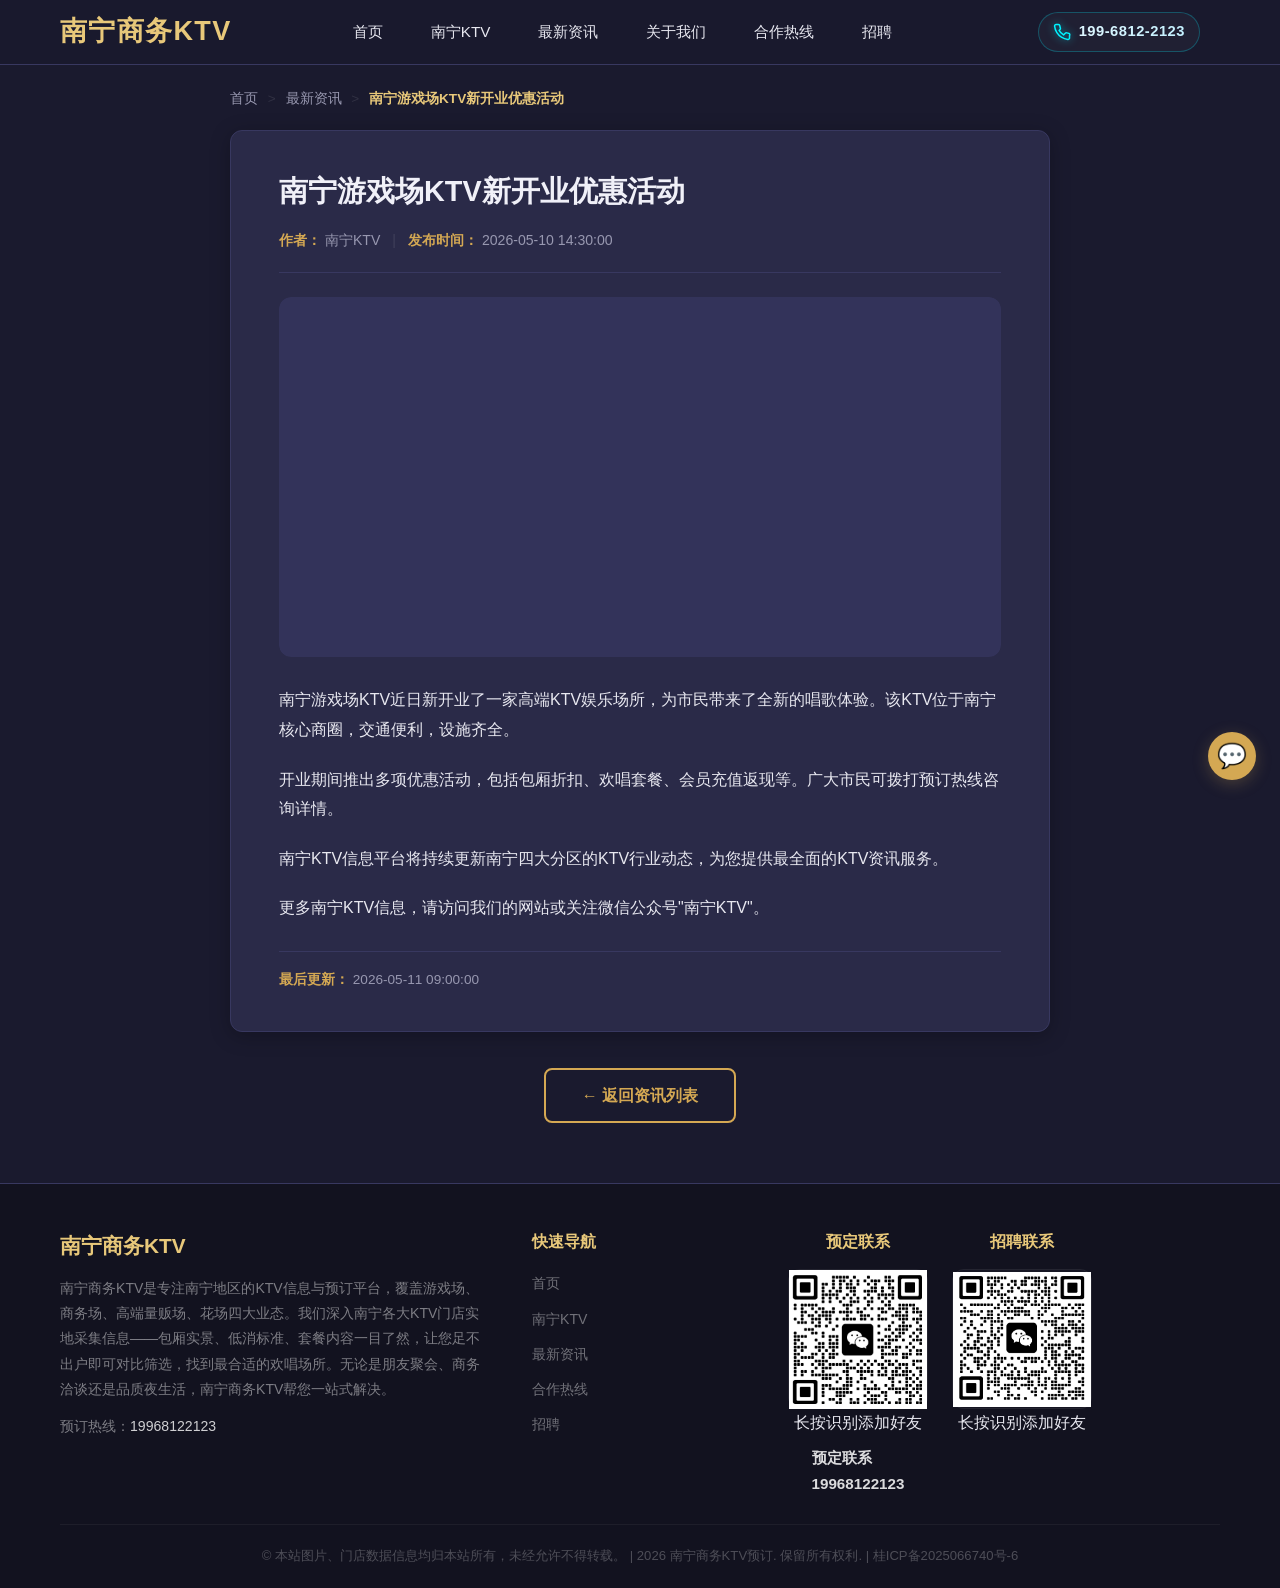
<file: article-detail.html>
<!DOCTYPE html>
<html lang="zh-CN">
<head>
    <meta charset="UTF-8">
    <meta name="viewport" content="width=device-width, initial-scale=1.0, maximum-scale=5.0, minimum-scale=1.0">

    <!--
        SEO meta 由 JS 动态更新，后端渲染时应直接输出真实数据
        接口字段：id / title / seo_keywords / content / author / create_time / update_time / site_id / region_id / thumbnail / status
    -->
    <title>文章标题 - 南宁KTV资讯_南宁KTV动态</title>
    <meta name="description" content="南宁KTV资讯详情，了解南宁KTV最新动态、优惠活动与行业趋势。看最新优惠，找靠谱包厢，电话：19968122123。">
    <meta name="keywords" content="南宁KTV资讯,南宁KTV动态,南宁KTV推荐,19968122123">
    <meta name="robots" content="index, follow">
    <meta name="author" content="南宁KTV">
    <meta name="theme-color" content="#1a1a2e">
    <meta name="format-detection" content="telephone=yes">
    <meta name="geo.region" content="CN-GX">
    <meta name="geo.placename" content="南宁市">
    <meta name="geo.position" content="22.817;108.367">
    <meta name="ICBM" content="22.817, 108.367">

    <!-- Open Graph -->
    <meta property="og:title" content="南宁KTV资讯详情">
    <meta property="og:description" content="南宁KTV资讯详情，了解南宁KTV最新动态、优惠活动与行业趋势。">
    <meta property="og:type" content="article">
    <meta property="og:url" content="https://www.nanningktv.com/article-detail.html?id=1">
    <meta property="og:locale" content="zh_CN">
    <meta property="og:site_name" content="南宁KTV">
    <meta property="og:image" content="https://www.nanningktv.com/img/lbt.jpg">
    <meta property="og:image:secure_url" content="https://www.nanningktv.com/img/lbt.jpg">
    <meta property="og:image:type" content="image/jpeg">
    <meta property="og:image:width" content="1200">
    <meta property="og:image:height" content="630">
    <meta property="og:image:alt" content="南宁KTV资讯详情">

    <!-- Article 发布时间（JS动态更新） -->
    <meta property="article:published_time" content="2026-05-16T00:00:00+08:00">
    <meta property="article:modified_time" content="2026-05-16T00:00:00+08:00">
    <meta property="article:author" content="南宁KTV">
    <meta property="article:section" content="KTV资讯">
    <meta property="article:tag" content="南宁KTV资讯">

    <!-- Preconnect for performance -->
    <link rel="preconnect" href="https://www.nanningktv.com">
    <link rel="dns-prefetch" href="https://www.nanningktv.com">

    <!-- Google Search Console placeholder -->
    <meta name="google-site-verification" content="YOUR_VERIFICATION_CODE">

    <!-- Canonical URL -->
    <link rel="canonical" href="https://www.nanningktv.com/article-detail.html?id=1">

    <!-- hreflang（语言区域标识） -->
    <link rel="alternate" hreflang="zh-CN" href="https://www.nanningktv.com/article-detail.html?id=1">
    <link rel="alternate" hreflang="x-default" href="https://www.nanningktv.com/article-detail.html?id=1">

    <!-- Twitter Card -->
    <meta name="twitter:card" content="summary_large_image">

    <meta name="twitter:title" content="南宁KTV资讯详情">
    <meta name="twitter:description" content="南宁KTV资讯详情，了解南宁KTV最新动态、优惠活动与行业趋势。">
    <meta name="twitter:image" content="https://www.nanningktv.com/img/lbt.jpg">

    <!-- 结构化数据 - Article -->
    <script type="application/ld+json" id="jsonld-article">
    {
        "@context": "https://schema.org",
        "@type": "Article",
        "headline": "文章标题",
        "image": "https://www.nanningktv.com/img/lbt.jpg",
        "author": { "@type": "Person", "name": "南宁KTV" },
        "datePublished": "2026-01-01T00:00:00+08:00",
        "dateModified": "2026-01-01T00:00:00+08:00",
        "publisher": {
            "@type": "Organization",
            "name": "南宁KTV",
            "url": "https://www.nanningktv.com",
            "logo": {
                "@type": "ImageObject",
                "url": "https://www.nanningktv.com/img/lbt.jpg"
            }
        },
        "url": "https://www.nanningktv.com/article-detail.html?id=1",
        "mainEntityOfPage": {
            "@type": "WebPage",
            "@id": "https://www.nanningktv.com/article-detail.html?id=1"
        }
    }
    </script>

    <!-- 面包屑结构化数据 -->
    <script type="application/ld+json">
    {
        "@context": "https://schema.org",
        "@type": "BreadcrumbList",
        "itemListElement": [
            {
                "@type": "ListItem",
                "position": 1,
                "name": "首页",
                "item": "https://www.nanningktv.com/"
            },
            {
                "@type": "ListItem",
                "position": 2,
                "name": "最新资讯",
                "item": "https://www.nanningktv.com/articles.html"
            },
            {
                "@type": "ListItem",
                "position": 3,
                "name": "文章详情"
            }
        ]
    }
    </script>

    <!-- WebPage 结构化数据 -->
    <script type="application/ld+json">
    {
        "@context": "https://schema.org",
        "@type": "WebPage",
        "name": "南宁KTV资讯详情",
        "description": "南宁KTV资讯详情，了解南宁KTV最新动态、优惠活动与行业趋势。",
        "url": "https://www.nanningktv.com/article-detail.html?id=1",
        "isPartOf": {
            "@type": "WebSite",
            "name": "南宁KTV",
            "url": "https://www.nanningktv.com/"
        }
    }
    </script>



    <link rel="stylesheet" href="css/style.css">
    <link rel="icon" type="image/svg+xml" href="data:image/svg+xml,<svg xmlns='http://www.w3.org/2000/svg' viewBox='0 0 100 100'><text y='.9em' font-size='90'>★</text></svg>">



</head>
<body>

    <!-- 无障碍 -->
    <noscript>
        <div class="noscript-notice">您的浏览器未启用 JavaScript，部分内容可能无法正常显示。</div>
    </noscript>
    <a href="#main-content" class="skip-link">跳至主内容</a>

    <!-- ===========================================
         页面头部 + 主导航
         =========================================== -->
    <header class="header" id="header">
        <div class="container">
            <a href="index.html" class="logo" aria-label="南宁商务KTV首页">南宁商务KTV</a>
            <nav class="nav-desktop" aria-label="主导航">
                <ul>
                    <li><a href="index.html" title="南宁KTV首页">首页</a></li>
                    <li><a href="index.html#section-title" title="南宁KTV门店推荐">南宁KTV</a></li>
                    <li><a href="articles.html" title="南宁KTV行业资讯动态">最新资讯</a></li>
                    <li><a href="lianxiwomen.html" title="关于南宁KTV">关于我们</a></li>
                    <li><a href="partnership.html" title="南宁KTV商家合作热线">合作热线</a></li>
                    <li><a href="recruitment.html" title="南宁KTV招聘">招聘</a></li>
                </ul>
            </nav>

            <a href="tel:+8619968122123" class="header-phone" aria-label="拨打预订热线：199-6812-2123" title="联系我们"><svg xmlns="http://www.w3.org/2000/svg" width="18" height="18" viewBox="0 0 24 24" fill="none" stroke="currentColor" stroke-width="2" stroke-linecap="round" stroke-linejoin="round" role="img"><title>电话图标</title><path d="M22 16.92v3a2 2 0 0 1-2.18 2 19.79 19.79 0 0 1-8.63-3.07 19.5 19.5 0 0 1-6-6 19.79 19.79 0 0 1-3.07-8.67A2 2 0 0 1 4.11 2h3a2 2 0 0 1 2 1.72 12.84 12.84 0 0 0 .7 2.81 2 2 0 0 1-.45 2.11L8.09 9.91a16 16 0 0 0 6 6l2.27-2.27a2 2 0 0 1 2.11-.45 12.84 12.84 0 0 0 2.81.7A2 2 0 0 1 22 16.92z"></path></svg><span class="phone-number">199-6812-2123</span></a>
        </div>
    </header>



    <!-- ===========================================
         文章详情主体
         =========================================== -->
    <main id="main-content">
        <div class="article-detail-wrap">

            <!-- 面包屑 -->
            <div class="article-detail-breadcrumb" aria-label="面包屑导航">
                <a href="index.html">首页</a>
                <span class="sep">&gt;</span>
                <a href="articles.html">最新资讯</a>
                <span class="sep">&gt;</span>
                <span class="current" id="breadcrumbTitle">文章详情</span>
            </div>

            <!-- 文章内容 -->
            <article class="article-detail-card">
                <!-- 标题 -->
                <h1 id="articleTitle">文章标题占位</h1>

                <!-- 元信息：作者 + 发布时间 -->
                <div class="article-detail-meta">
                    <span class="article-detail-author">
                        <span class="meta-label">作者：</span>
                        <span id="articleAuthor">南宁KTV</span>
                    </span>
                    <span class="meta-sep">|</span>
                    <span class="article-detail-time">
                        <span class="meta-label">发布时间：</span>
                        <time id="articleCreateTime" datetime="">2026-xx-xx</time>
                    </span>
                </div>

                <!-- 封面大图 -->
                <div class="article-detail-cover" id="articleCover">
                    <!--
                        封面图：缩略图 thumbnail 放大显示，尺寸比列表页封面大几倍
                        JS 动态设置 background-image 或插入 <img>
                    -->
                    <div class="img-placeholder" style="height:360px;"></div>
                </div>

                <!-- 文章正文（富文本） -->
                <div class="article-detail-content" id="articleContent">
                    <!--
                        后端返回 content 字段（longtext，支持富文本、图片）
                        JS 通过 innerHTML 渲染
                    -->
                    <p>文章内容加载中...</p>
                </div>

                <!-- 更新时间 -->
                <div class="article-detail-update" id="articleUpdateTime" style="display:none;">
                    <span class="meta-label">最后更新：</span>
                    <time id="updateTimeValue"></time>
                </div>
            </article>

            <!-- 返回列表 -->
            <div class="article-detail-back">
                <a href="articles.html" class="article-back-btn">&larr; 返回资讯列表</a>
            </div>

        </div>
    </main>

    <!-- ===========================================
         页脚
         =========================================== -->
    <footer class="footer" id="footer">
        <div class="container">
            <div class="footer-content">
                <div class="footer-brand">
                    <h3>南宁商务KTV</h3>
                    <p>南宁商务KTV是专注南宁地区的KTV信息与预订平台，覆盖游戏场、商务场、高端量贩场、花场四大业态。我们深入南宁各大KTV门店实地采集信息——包厢实景、低消标准、套餐内容一目了然，让您足不出户即可对比筛选，找到最合适的欢唱场所。无论是朋友聚会、商务洽谈还是品质夜生活，南宁商务KTV帮您一站式解决。</p>
                    <p style="margin-top:12px;">预订热线：<span class="phone-number" style="color:rgba(255,255,255,0.8);pointer-events:none;">19968122123</span></p>
                </div>
                <div class="footer-links">
                    <h4>快速导航</h4>
                    <ul>
                        <li><a href="index.html" title="南宁KTV首页">首页</a></li>
                        <li><a href="index.html#section-title" title="南宁KTV门店推荐">南宁KTV</a></li>
                        <li><a href="articles.html" title="南宁KTV行业资讯动态">最新资讯</a></li>
                        <li><a href="partnership.html" title="南宁KTV商家合作热线">合作热线</a></li>
                        <li><a href="recruitment.html" title="南宁KTV招聘">招聘</a></li>
                    </ul>
                </div>
                <div class="footer-qr">
                    <div class="qr-item">
                        <h4>预定联系</h4>
                        <div class="qr-img"><img src="img/wx.png" alt="南宁商务KTV预定微信" width="140" height="140" class="qr-longpress"></div>
                        <p class="qr-hint">长按识别添加好友</p>
                        <p style="font-size:0.95rem;color:rgba(255,255,255,0.85);margin-top:8px;font-weight:600;">预定联系<br>19968122123</p>
                    </div>
                    <div class="qr-item">
                        <h4>招聘联系</h4>
                        <div class="qr-img"><img src="img/zp.png" alt="南宁商务KTV招聘微信" width="140" height="140" class="qr-longpress"></div>
                        <p class="qr-hint">长按识别添加好友</p>
                    </div>
                </div>
            </div>
            <div class="footer-bottom">
                <p>&copy; 本站图片、门店数据信息均归本站所有，未经允许不得转载。 | 2026 南宁商务KTV预订. 保留所有权利. | <a href="https://beian.miit.gov.cn" target="_blank" rel="noopener noreferrer" style="color:inherit;">桂ICP备2025066740号-6</a></p>
            </div>
        </div>
    </footer>

    <!-- 脚本 -->
    <!-- ===========================================
         移动端底部固定导航栏
         5个导航项：首页 / KTV / 资讯 / 联系 / 合作
         桌面端隐藏，移动端（≤768px）显示
         data-page 属性用于 JS 高亮当前页面
         =========================================== -->
    <!-- 悬浮微信 -->
    <div class="float-wechat">
        <div class="float-wechat-icon" aria-label="微信客服">
            💬
            <div class="float-wechat-qr">
                <img src="img/wx.png" alt="南宁KTV微信公众号二维码" loading="lazy" />
                <span class="qr-placeholder-text">扫码关注<br>南宁KTV</span>
            </div>
        </div>
    </div>


    <nav class="bottom-nav" aria-label="底部导航">
        <ul class="bottom-nav-list">
            <li>
                <a href="index.html" class="bottom-nav-item" data-page="index">
                    <span class="bottom-nav-icon">🏠</span>
                    <span class="bottom-nav-label">首页</span>
                </a>
            </li>
            <li>
                <a href="index.html#featuredStores" class="bottom-nav-item" data-page="ktv">
                    <span class="bottom-nav-icon logo-star-nav">★</span>
                    <span class="bottom-nav-label">KTV</span>
                </a>
            </li>
            <li>
                <a href="articles.html" class="bottom-nav-item active" data-page="articles">
                    <span class="bottom-nav-icon">📰</span>
                    <span class="bottom-nav-label">资讯</span>
                </a>
            </li>
            <li>
                <a href="lianxiwomen.html" class="bottom-nav-item" data-page="lianxiwomen">
                    <span class="bottom-nav-icon">📞</span>
                    <span class="bottom-nav-label">联系</span>
                </a>
            </li>
            <li>
                <a href="partnership.html" class="bottom-nav-item" data-page="partnership">
                    <span class="bottom-nav-icon">🤝</span>
                    <span class="bottom-nav-label">合作</span>
                </a>
            </li>
            <li>
                <a href="recruitment.html" class="bottom-nav-item" data-page="recruitment">
                    <span class="bottom-nav-icon">💼</span>
                    <span class="bottom-nav-label">招聘</span>
                </a>
            </li>
        </ul>
    </nav>

<script src="js/article-detail.js" defer></script>
</body>
</html>
</file>
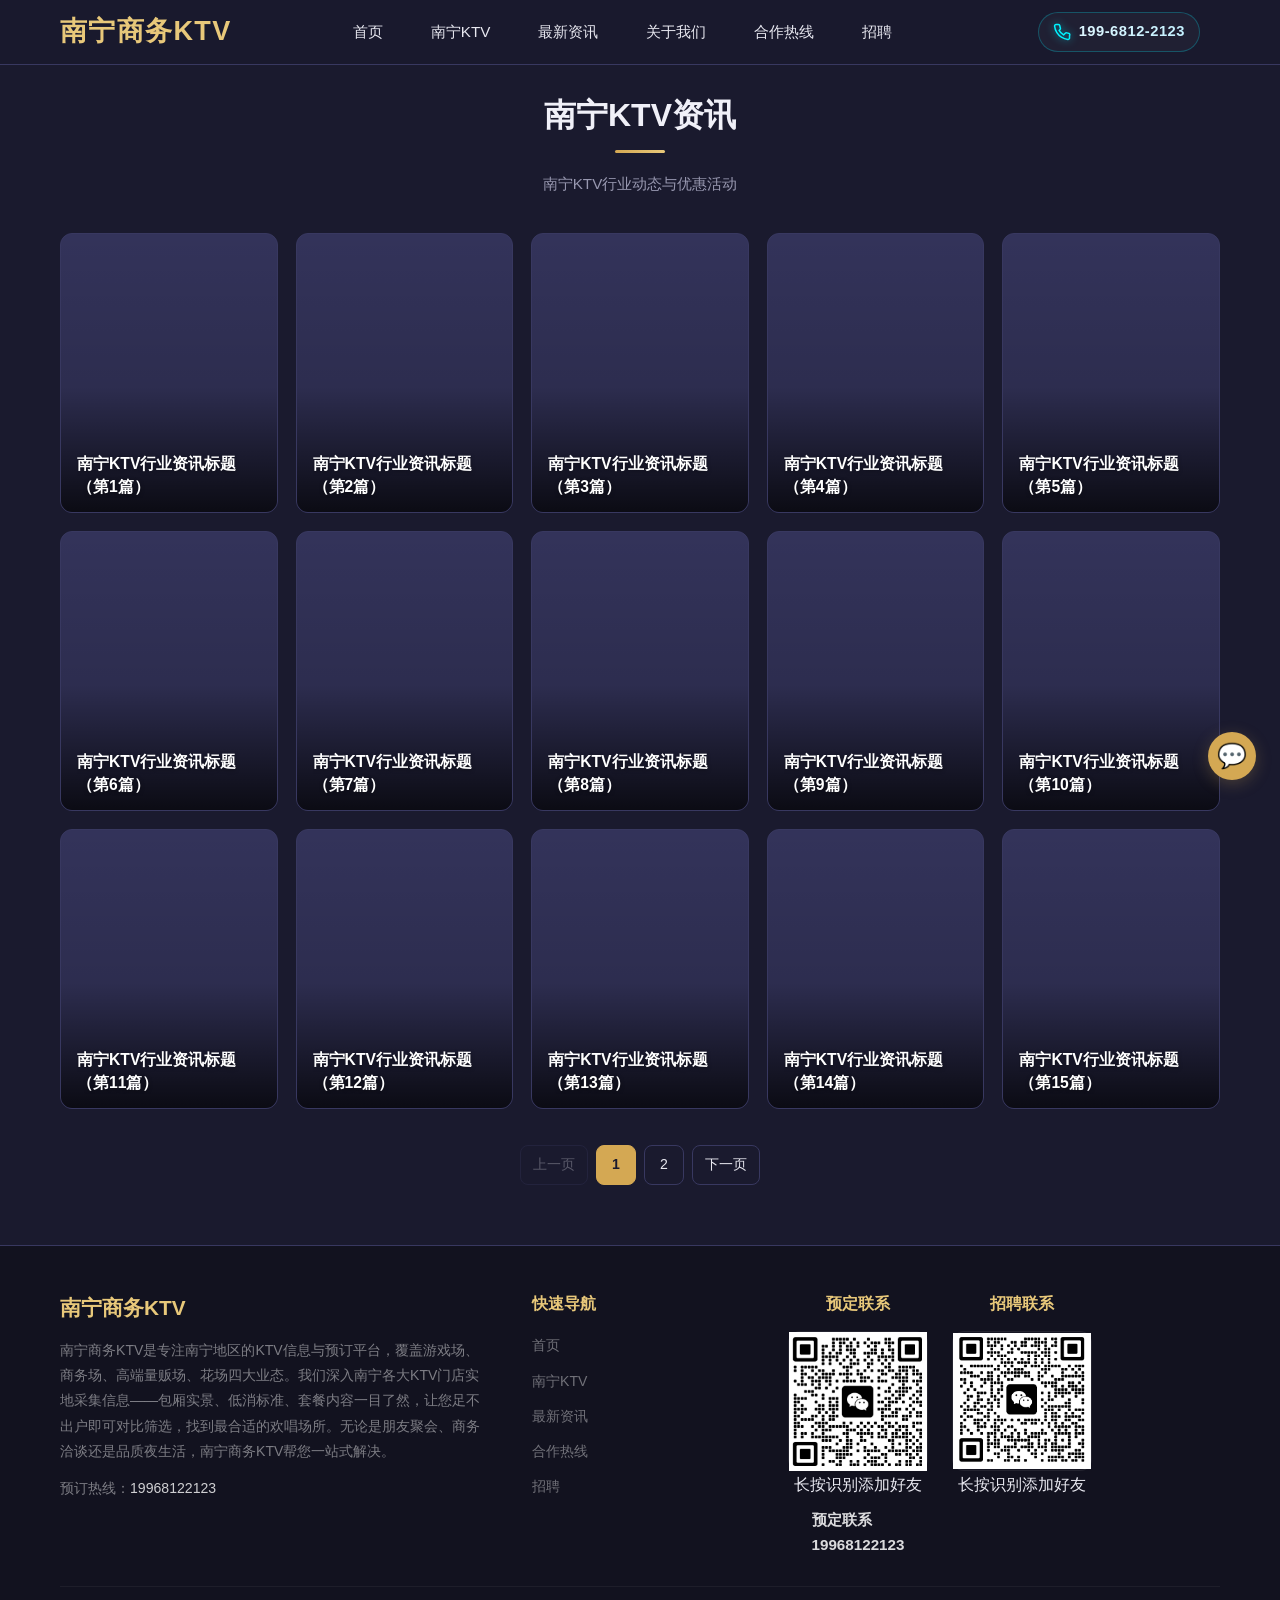
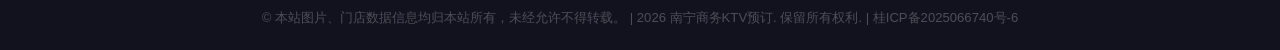
<file: articles.html>
<!DOCTYPE html>
<html lang="zh-CN">
<head>
    <meta charset="UTF-8">
    <meta name="viewport" content="width=device-width, initial-scale=1.0, maximum-scale=5.0, minimum-scale=1.0">

    <!-- SEO -->
    <title>南宁KTV资讯_行业动态_预订优惠活动</title>
    <meta name="description" content="南宁KTV最新优惠、开业资讯与行业动态，覆盖七城区。预订前先看攻略，省钱省心。定期更新，掌握一手KTV信息。">
    <meta name="keywords" content="南宁KTV资讯,南宁KTV动态,南宁KTV优惠,南宁KTV行业新闻,南宁KTV活动,19968122123">
    <meta name="robots" content="index, follow">
    <meta name="author" content="南宁KTV">
    <meta name="theme-color" content="#1a1a2e">
    <meta name="format-detection" content="telephone=yes">
    <meta name="geo.region" content="CN-GX">
    <meta name="geo.placename" content="南宁市">
    <meta name="geo.position" content="22.817;108.367">
    <meta name="ICBM" content="22.817, 108.367">

    <!-- Open Graph / 社交分享 -->
    <meta property="og:title" content="南宁KTV资讯_行业动态_预订优惠活动">
    <meta property="og:description" content="南宁KTV优惠活动、行业动态一手掌握。">
    <meta property="og:type" content="website">
    <meta property="og:url" content="https://www.nanningktv.com/articles.html">
    <meta property="og:locale" content="zh_CN">
    <meta property="og:site_name" content="南宁KTV">
    <meta property="og:image" content="https://www.nanningktv.com/img/lbt.jpg">
    <meta property="og:image:secure_url" content="https://www.nanningktv.com/img/lbt.jpg">
    <meta property="og:image:type" content="image/jpeg">
    <meta property="og:image:width" content="1200">
    <meta property="og:image:height" content="630">
    <meta property="og:image:alt" content="南宁KTV资讯与优惠活动">

    <!-- Canonical URL -->
    <link rel="canonical" href="https://www.nanningktv.com/articles.html">

    <!-- hreflang（语言区域标识） -->
    <link rel="alternate" hreflang="zh-CN" href="https://www.nanningktv.com/articles.html">
    <link rel="alternate" hreflang="x-default" href="https://www.nanningktv.com/articles.html">

    <!-- Twitter Card -->
    <meta name="twitter:card" content="summary_large_image">

    <meta name="twitter:title" content="南宁KTV资讯_行业动态_预订优惠活动">
    <meta name="twitter:description" content="南宁KTV优惠活动、行业动态一手掌握。">
    <meta name="twitter:image" content="https://www.nanningktv.com/img/lbt.jpg">

    <!-- 结构化数据 - BreadcrumbList -->
    <script type="application/ld+json">
    {
        "@context": "https://schema.org",
        "@type": "BreadcrumbList",
        "itemListElement": [
            {
                "@type": "ListItem",
                "position": 1,
                "name": "首页",
                "item": "https://www.nanningktv.com/"
            },
            {
                "@type": "ListItem",
                "position": 2,
                "name": "最新资讯"
            }
        ]
    }
    </script>

    <!-- 结构化数据 - WebPage + CollectionPage -->
    <script type="application/ld+json">
    {
        "@context": "https://schema.org",
        "@type": ["WebPage", "CollectionPage"],
        "name": "南宁KTV资讯",
        "description": "南宁KTV行业最新资讯、优惠活动、行业动态。",
        "url": "https://www.nanningktv.com/articles.html",
        "image": "https://www.nanningktv.com/img/lbt.jpg",
        "isPartOf": {
            "@type": "WebSite",
            "name": "南宁KTV",
            "url": "https://www.nanningktv.com/"
        },
        "mainEntity": {
            "@type": "ItemList",
            "name": "南宁KTV资讯列表",
            "numberOfItems": 3,
            "itemListElement": [
                { "@type": "ListItem", "position": 1, "name": "南宁游戏场KTV新开业优惠活动", "url": "https://www.nanningktv.com/article-detail.html?id=1" },
                { "@type": "ListItem", "position": 2, "name": "南宁KTV预订攻略", "url": "https://www.nanningktv.com/article-detail.html?id=2" },
                { "@type": "ListItem", "position": 3, "name": "南宁高端量贩场KTV排行榜", "url": "https://www.nanningktv.com/article-detail.html?id=3" }
            ]
        }
    }
    </script>



    <link rel="stylesheet" href="css/style.css">
    <link rel="icon" type="image/svg+xml" href="data:image/svg+xml,<svg xmlns='http://www.w3.org/2000/svg' viewBox='0 0 100 100'><text y='.9em' font-size='90'>★</text></svg>">

    <!-- Google Search Console placeholder -->
    <meta name="google-site-verification" content="YOUR_VERIFICATION_CODE">

    <!-- Preconnect -->
    <link rel="preconnect" href="https://www.nanningktv.com">
    <link rel="dns-prefetch" href="https://www.nanningktv.com">






</head>
<body>

    <!-- 无障碍 -->
    <noscript>
        <div class="noscript-notice">您的浏览器未启用 JavaScript，部分内容可能无法正常显示。</div>
    </noscript>
    <a href="#main-content" class="skip-link">跳至主内容</a>

    <!-- ===========================================
         页面头部 + 主导航
         =========================================== -->
    <header class="header" id="header">
        <div class="container">
            <a href="index.html" class="logo" aria-label="南宁商务KTV首页">南宁商务KTV</a>
            <nav class="nav-desktop" aria-label="主导航">
                <ul>
                    <li><a href="index.html" title="南宁KTV首页">首页</a></li>
                    <li><a href="index.html#section-title" title="南宁KTV门店推荐">南宁KTV</a></li>
                    <li><a href="articles.html" title="南宁KTV行业资讯动态">最新资讯</a></li>
                    <li><a href="lianxiwomen.html" title="关于南宁KTV">关于我们</a></li>
                    <li><a href="partnership.html" title="南宁KTV商家合作热线">合作热线</a></li>
                    <li><a href="recruitment.html" title="南宁KTV招聘">招聘</a></li>
                </ul>
            </nav>

            <a href="tel:+8619968122123" class="header-phone" aria-label="拨打预订热线：199-6812-2123" title="联系我们"><svg xmlns="http://www.w3.org/2000/svg" width="18" height="18" viewBox="0 0 24 24" fill="none" stroke="currentColor" stroke-width="2" stroke-linecap="round" stroke-linejoin="round" role="img"><title>电话图标</title><path d="M22 16.92v3a2 2 0 0 1-2.18 2 19.79 19.79 0 0 1-8.63-3.07 19.5 19.5 0 0 1-6-6 19.79 19.79 0 0 1-3.07-8.67A2 2 0 0 1 4.11 2h3a2 2 0 0 1 2 1.72 12.84 12.84 0 0 0 .7 2.81 2 2 0 0 1-.45 2.11L8.09 9.91a16 16 0 0 0 6 6l2.27-2.27a2 2 0 0 1 2.11-.45 12.84 12.84 0 0 0 2.81.7A2 2 0 0 1 22 16.92z"></path></svg><span class="phone-number">199-6812-2123</span></a>
        </div>
    </header>



    <!-- ===========================================
         主内容
         =========================================== -->
    <main id="main-content">
        <div class="articles-page-wrap">

            <!-- 页面标题 -->
            <div class="articles-page-header">
                <h1>南宁KTV资讯</h1>
                <p>南宁KTV行业动态与优惠活动</p>
            </div>

            <!--
                文章卡片网格 — 每行5个大卡片，缩略图背景 + 标题叠加
                数据来源：GET /api/articles?type=news&page=1&pageSize=15
                接口返回字段：
                  id (int)          文章ID
                  title (varchar)   标题
                  seo_keywords      SEO关键词
                  content (longtext) 文章内容（富文本、图片）
                  author (varchar)  作者
                  create_time (datetime) 发布时间
                  update_time (datetime) 更新时间
                  site_id (int)     网站ID
                  region_id (int)   地区ID，关联 ggh_type
                  thumbnail (varchar) 缩略图URL
                  status (tinyint)  状态：0草稿 1已发布 2下架

                【后端数据对接说明】
                文章封面图 = 文章缩略图（thumbnail 字段，由后端接口返回）
                JS 渲染时将 thumbnail 设置为 .articles-page-card 的 background-image
            -->
            <section class="articles-page-grid" id="articlesGrid" aria-label="文章列表">
                <!-- JS 动态渲染文章卡片 -->
            </section>

            <!-- 分页器 -->
            <nav class="pagination" id="pagination" aria-label="分页导航"></nav>

        </div>
    </main>

    <!-- ===========================================
         页脚
         =========================================== -->
    <footer class="footer" id="footer">
        <div class="container">
            <div class="footer-content">
                <div class="footer-brand">
                    <h3>南宁商务KTV</h3>
                    <p>南宁商务KTV是专注南宁地区的KTV信息与预订平台，覆盖游戏场、商务场、高端量贩场、花场四大业态。我们深入南宁各大KTV门店实地采集信息——包厢实景、低消标准、套餐内容一目了然，让您足不出户即可对比筛选，找到最合适的欢唱场所。无论是朋友聚会、商务洽谈还是品质夜生活，南宁商务KTV帮您一站式解决。</p>
                    <p style="margin-top:12px;">预订热线：<span class="phone-number" style="color:rgba(255,255,255,0.8);pointer-events:none;">19968122123</span></p>
                </div>
                <div class="footer-links">
                    <h4>快速导航</h4>
                    <ul>
                        <li><a href="index.html" title="南宁KTV首页">首页</a></li>
                        <li><a href="index.html#section-title" title="南宁KTV门店推荐">南宁KTV</a></li>
                        <li><a href="articles.html" title="南宁KTV行业资讯动态">最新资讯</a></li>
                        <li><a href="partnership.html" title="南宁KTV商家合作热线">合作热线</a></li>
                        <li><a href="recruitment.html" title="南宁KTV招聘">招聘</a></li>
                    </ul>
                </div>
                <div class="footer-qr">
                    <div class="qr-item">
                        <h4>预定联系</h4>
                        <div class="qr-img"><img src="img/wx.png" alt="南宁商务KTV预定微信" width="140" height="140" class="qr-longpress"></div>
                        <p class="qr-hint">长按识别添加好友</p>
                        <p style="font-size:0.95rem;color:rgba(255,255,255,0.85);margin-top:8px;font-weight:600;">预定联系<br>19968122123</p>
                    </div>
                    <div class="qr-item">
                        <h4>招聘联系</h4>
                        <div class="qr-img"><img src="img/zp.png" alt="南宁商务KTV招聘微信" width="140" height="140" class="qr-longpress"></div>
                        <p class="qr-hint">长按识别添加好友</p>
                    </div>
                </div>
            </div>
            <div class="footer-bottom">
                <p>&copy; 本站图片、门店数据信息均归本站所有，未经允许不得转载。 | 2026 南宁商务KTV预订. 保留所有权利. | <a href="https://beian.miit.gov.cn" target="_blank" rel="noopener noreferrer" style="color:inherit;">桂ICP备2025066740号-6</a></p>
            </div>
        </div>
    </footer>

    <!-- 脚本 -->
    <!-- ===========================================
         移动端底部固定导航栏
         5个导航项：首页 / KTV / 资讯 / 联系 / 合作
         桌面端隐藏，移动端（≤768px）显示
         data-page 属性用于 JS 高亮当前页面
         =========================================== -->
    <!-- 悬浮微信 -->
    <div class="float-wechat">
        <div class="float-wechat-icon" aria-label="微信客服">
            💬
            <div class="float-wechat-qr">
                <img src="img/wx.png" alt="南宁KTV微信公众号二维码" loading="lazy" />
                <span class="qr-placeholder-text">扫码关注<br>南宁KTV</span>
            </div>
        </div>
    </div>


    <nav class="bottom-nav" aria-label="底部导航">
        <ul class="bottom-nav-list">
            <li>
                <a href="index.html" class="bottom-nav-item" data-page="index">
                    <span class="bottom-nav-icon">🏠</span>
                    <span class="bottom-nav-label">首页</span>
                </a>
            </li>
            <li>
                <a href="index.html#featuredStores" class="bottom-nav-item" data-page="ktv">
                    <span class="bottom-nav-icon logo-star-nav">★</span>
                    <span class="bottom-nav-label">KTV</span>
                </a>
            </li>
            <li>
                <a href="articles.html" class="bottom-nav-item active" data-page="articles">
                    <span class="bottom-nav-icon">📰</span>
                    <span class="bottom-nav-label">资讯</span>
                </a>
            </li>
            <li>
                <a href="lianxiwomen.html" class="bottom-nav-item" data-page="lianxiwomen">
                    <span class="bottom-nav-icon">📞</span>
                    <span class="bottom-nav-label">联系</span>
                </a>
            </li>
            <li>
                <a href="partnership.html" class="bottom-nav-item" data-page="partnership">
                    <span class="bottom-nav-icon">🤝</span>
                    <span class="bottom-nav-label">合作</span>
                </a>
            </li>
            <li>
                <a href="recruitment.html" class="bottom-nav-item" data-page="recruitment">
                    <span class="bottom-nav-icon">💼</span>
                    <span class="bottom-nav-label">招聘</span>
                </a>
            </li>
        </ul>
    </nav>

<script src="js/articles.js" defer></script>
</body>
</html>
</file>
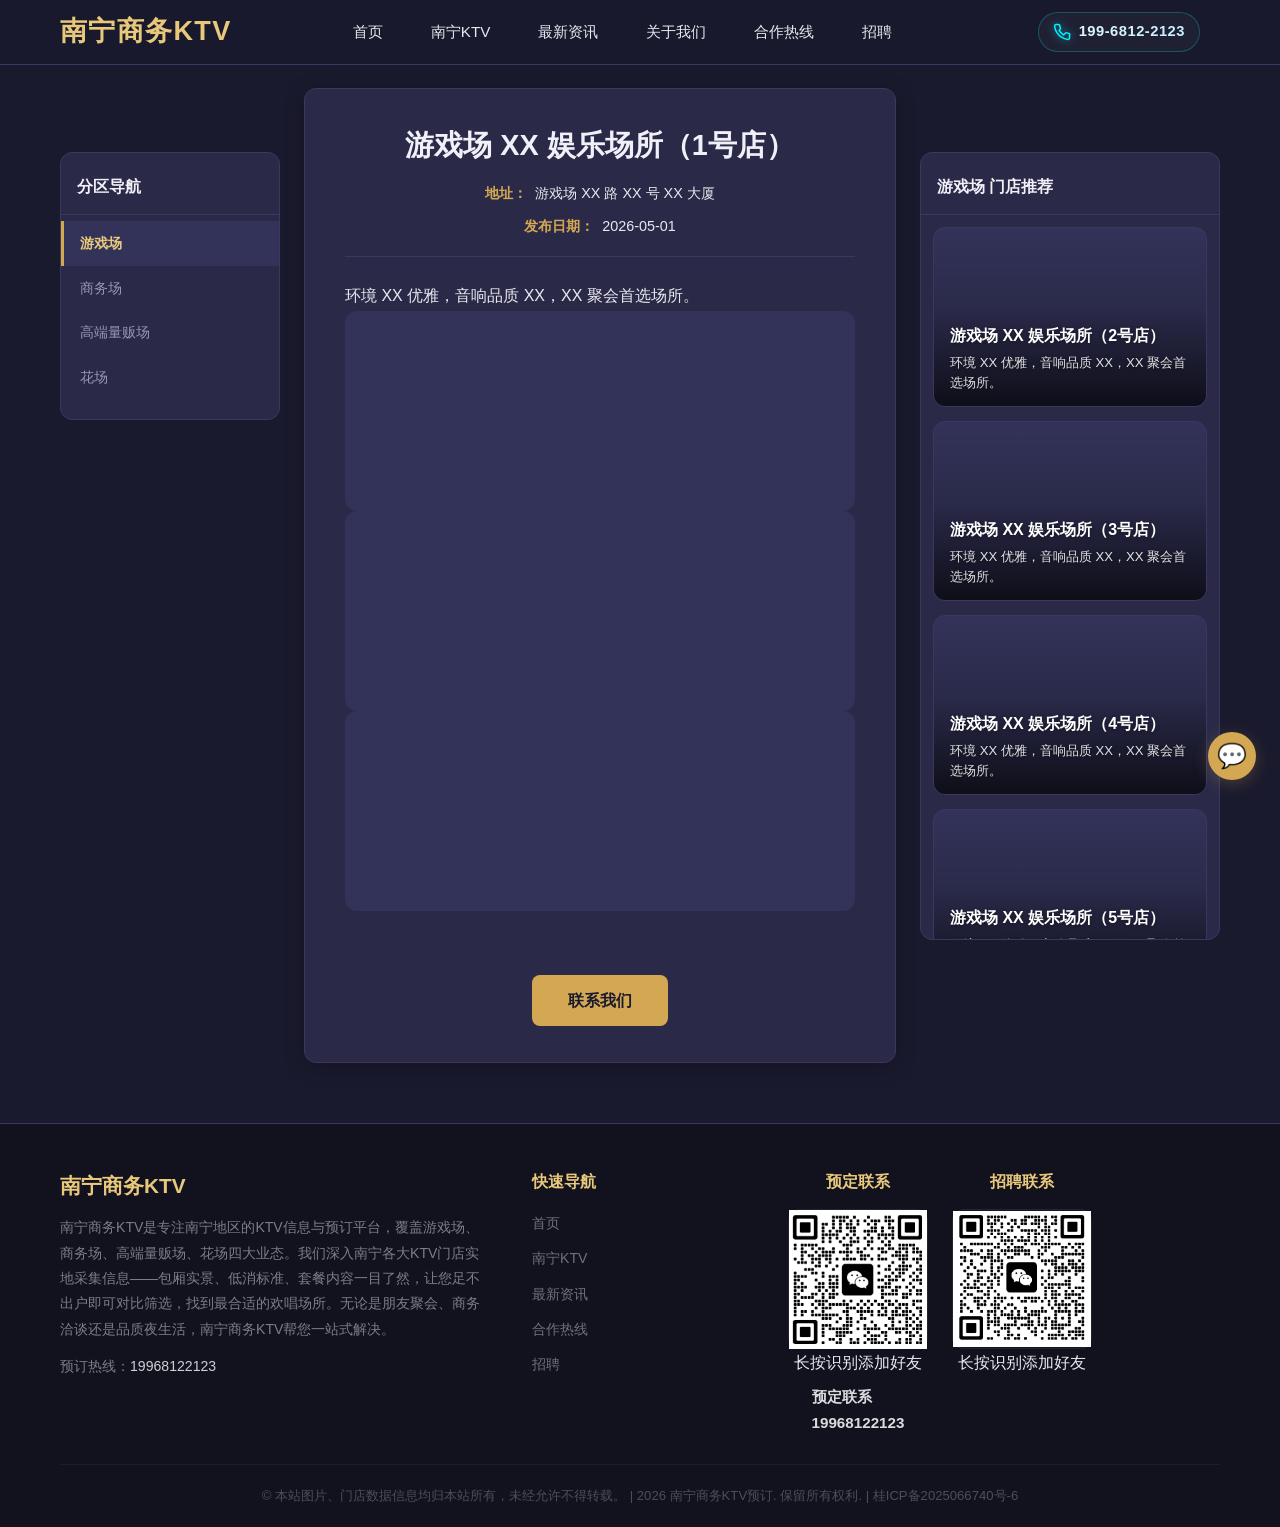
<file: detail.html>
<!DOCTYPE html>
<html lang="zh-CN">
<head>
    <meta charset="UTF-8">
    <meta name="viewport" content="width=device-width, initial-scale=1.0, maximum-scale=5.0, minimum-scale=1.0">

    <!-- SEO -->
    <title>xx - 南宁KTV推荐_包厢预订_南宁商务场KTV</title>
    <meta name="description" content="xx 南宁商务场KTV，包厢环境、套餐价格、用户评价与预订电话一目了然。查看详情并在线预约。电话：19968122123。">
    <meta name="keywords" content="南宁KTV,南宁KTV推荐,南宁KTV预订,南宁KTV详情,南宁KTV电话,19968122123">
    <meta name="robots" content="index, follow">
    <meta name="author" content="南宁KTV">
    <meta name="theme-color" content="#1a1a2e">
    <meta name="format-detection" content="telephone=yes">
    <meta name="geo.region" content="CN-GX">
    <meta name="geo.placename" content="南宁市">
    <meta name="geo.position" content="22.817;108.367">
    <meta name="ICBM" content="22.817, 108.367">

    <!-- Open Graph / 社交分享 -->
    <meta property="og:title" content="xx - 南宁KTV">
    <meta property="og:description" content="xx，地址xx，南宁KTV热门推荐">
    <meta property="og:type" content="article">
    <meta property="og:url" content="https://www.nanningktv.com/detail.html?district=youxi&id=1">
    <meta property="og:locale" content="zh_CN">
    <meta property="og:site_name" content="南宁KTV">
    <meta property="og:image" content="https://www.nanningktv.com/img/lbt.jpg">
    <meta property="og:image:secure_url" content="https://www.nanningktv.com/img/lbt.jpg">
    <meta property="og:image:type" content="image/jpeg">
    <meta property="og:image:width" content="1200">
    <meta property="og:image:height" content="630">
    <meta property="og:image:alt" content="南宁KTV门店详情">

    <!-- Twitter Card -->
    <meta name="twitter:card" content="summary_large_image">

    <meta name="twitter:title" content="xx - 南宁KTV">
    <meta name="twitter:description" content="xx，地址xx，南宁KTV热门推荐">
    <meta name="twitter:image" content="https://www.nanningktv.com/img/lbt.jpg">

    <!-- Canonical URL（权威链接，防止重复内容，URL 不含中文） -->
    <link rel="canonical" href="https://www.nanningktv.com/detail.html?district=youxi&id=1">

    <!-- hreflang（语言区域标识） -->
    <link rel="alternate" hreflang="zh-CN" href="https://www.nanningktv.com/detail.html?district=youxi&id=1">
    <link rel="alternate" hreflang="x-default" href="https://www.nanningktv.com/detail.html?district=youxi&id=1">

    <link rel="icon" type="image/svg+xml" href="data:image/svg+xml,<svg xmlns='http://www.w3.org/2000/svg' viewBox='0 0 100 100'><text y='.9em' font-size='90'>★</text></svg>">




    <!-- Google Search Console placeholder -->
    <meta name="google-site-verification" content="YOUR_VERIFICATION_CODE">

    <!-- Preconnect -->
    <link rel="preconnect" href="https://www.nanningktv.com">
    <link rel="dns-prefetch" href="https://www.nanningktv.com">

    <!-- 结构化数据 (JSON-LD / Schema.org) — LocalBusiness 类型 -->
    <script type="application/ld+json" id="jsonld-detail">
    {
        "@context": "https://schema.org",
        "@type": "LocalBusiness",
        "name": "xx",
        "telephone": "19968122123",
        "address": {
            "@type": "PostalAddress",
            "addressLocality": "南宁市",
            "addressRegion": "广西壮族自治区",
            "addressCountry": "CN",
            "streetAddress": "xx"
        },
        "image": "https://www.nanningktv.com/img/lbt.jpg",
        "url": "https://www.nanningktv.com/detail.html?district=youxi&id=1",
        "priceRange": "¥¥-¥¥¥",
        "openingHours": "Mo-Su 00:00-23:59",
        "isAccessibleForFree": false,
        "aggregateRating": {
            "@type": "AggregateRating",
            "ratingValue": "4.5",
            "reviewCount": "10",
            "bestRating": "5"
        }
    }
    </script>

    <!-- 面包屑结构化数据 -->
    <script type="application/ld+json">
    {
        "@context": "https://schema.org",
        "@type": "BreadcrumbList",
        "itemListElement": [
            {
                "@type": "ListItem",
                "position": 1,
                "name": "首页",
                "item": "https://www.nanningktv.com/"
            },
            {
                "@type": "ListItem",
                "position": 2,
                "name": "游戏场KTV",
                "item": "https://www.nanningktv.com/district.html?name=youxi"
            },
            {
                "@type": "ListItem",
                "position": 3,
                "name": "xx",
                "item": "https://www.nanningktv.com/detail.html?district=youxi&id=1"
            }
        ]
    }
    </script>



    <link rel="stylesheet" href="css/style.css">
</head>
<body>

    <!-- 无障碍：跳过导航 -->
    <noscript>
        <div class="noscript-notice">
            您的浏览器未启用 JavaScript，部分内容可能无法正常显示。
        </div>
    </noscript>

    <a href="#main-content" class="skip-link">跳至主内容</a>

    <!-- ===========================================
         页面头部 + 主导航
         =========================================== -->
    <header class="header" id="header">
        <div class="container">
            <a href="index.html" class="logo" aria-label="南宁商务KTV首页">南宁商务KTV</a>

            <nav class="nav-desktop" aria-label="主导航">
                <ul>
                    <li><a href="index.html" title="南宁KTV首页">首页</a></li>
                    <li><a href="index.html#section-title" title="南宁KTV门店推荐">南宁KTV</a></li>
                    <li><a href="articles.html" title="南宁KTV行业资讯动态">最新资讯</a></li>
                    <li><a href="lianxiwomen.html" title="关于南宁KTV">关于我们</a></li>
                    <li><a href="partnership.html" title="南宁KTV商家合作热线">合作热线</a></li>
                    <li><a href="recruitment.html" title="南宁KTV招聘">招聘</a></li>
                </ul>
            </nav>

            <a href="tel:+8619968122123" class="header-phone" aria-label="拨打预订热线：199-6812-2123" title="联系我们"><svg xmlns="http://www.w3.org/2000/svg" width="18" height="18" viewBox="0 0 24 24" fill="none" stroke="currentColor" stroke-width="2" stroke-linecap="round" stroke-linejoin="round" role="img"><title>电话图标</title><path d="M22 16.92v3a2 2 0 0 1-2.18 2 19.79 19.79 0 0 1-8.63-3.07 19.5 19.5 0 0 1-6-6 19.79 19.79 0 0 1-3.07-8.67A2 2 0 0 1 4.11 2h3a2 2 0 0 1 2 1.72 12.84 12.84 0 0 0 .7 2.81 2 2 0 0 1-.45 2.11L8.09 9.91a16 16 0 0 0 6 6l2.27-2.27a2 2 0 0 1 2.11-.45 12.84 12.84 0 0 0 2.81.7A2 2 0 0 1 22 16.92z"></path></svg><span class="phone-number">199-6812-2123</span></a>
        </div>
    </header>



    <!-- ===========================================
         移动端地区横向标签栏（≤768px 显示）
         =========================================== -->
    <div class="mobile-district-tabs" aria-label="分区选择">
        <a href="district.html?name=youxi" data-district="youxi" title="南宁游戏场KTV">游戏场</a>
        <a href="district.html?name=shangwu" data-district="shangwu" title="南宁商务场KTV">商务场</a>
        <a href="district.html?name=gaoduanliangfan" data-district="gaoduanliangfan" title="南宁高端量贩场KTV">高端量贩场</a>
        <a href="district.html?name=huachang" data-district="huachang" title="南宁花场KTV">花场</a>
    </div>

    <!-- ===========================================
         主内容：三栏布局
         =========================================== -->
    <main id="main-content">
        <div class="detail-page-wrap">

            <!-- ====== 左侧：分区导航（sticky 固定，点击跳转分区列表页） ====== -->
            <aside class="detail-sidebar-left" aria-label="分区导航">
                <h3>分区导航</h3>
                <nav>
                    <a href="district.html?name=youxi" data-district="youxi" title="南宁游戏场KTV">游戏场</a>
                    <a href="district.html?name=shangwu" data-district="shangwu" title="南宁商务场KTV">商务场</a>
                    <a href="district.html?name=gaoduanliangfan" data-district="gaoduanliangfan" title="南宁高端量贩场KTV">高端量贩场</a>
                    <a href="district.html?name=huachang" data-district="huachang" title="南宁花场KTV">花场</a>
                </nav>
            </aside>

            <!-- ====== 中间：门店详情内容 ====== -->
            <div class="detail-main">

                <!-- 文章主体 -->
                <article class="detail-article">
                    <h1 id="detailTitle" style="text-align:center;">xx</h1>

                    <!-- 门店信息：地址 + 日期 -->
                    <div class="detail-meta" style="text-align:center;">
                        <div class="detail-meta-row" style="justify-content:center;">
                            <span class="meta-label">地址：</span>
                            <address class="meta-value" id="detailAddress" style="font-style:normal;">xx</address>
                        </div>
                        <div class="detail-meta-row" style="justify-content:center;">
                            <span class="meta-label">发布日期：</span>
                            <time class="meta-value" id="detailDate" datetime="2026-xx-xx">2026-xx-xx</time>
                        </div>
                    </div>

                    <!-- 正文内容 -->
                    <div class="detail-content" id="detailContent">
                        <p>xx</p>
                        <p>xx</p>
                        <p>xx</p>
                    </div>

                    <!--
                        图片区域（占位块，JS 动态替换）

                        【后端数据对接说明】
                        门店封面图 = 门店详情页展示图（同一张图，详情页展示原始尺寸）
                        接口：GET /api/ktv/detail?district=xxx&id=xxx
                        返回字段：id / name / address / phone / cover（封面图URL）/ images（图片URL数组）/ content / create_time
                        JS 渲染时将 images 数组中的 URL 逐个创建 <img> 替换占位块
                    -->
                    <div id="detailImages">
                        <figure><div class="img-placeholder"></div></figure>
                        <figure><div class="img-placeholder"></div></figure>
                        <figure><div class="img-placeholder"></div></figure>
                    </div>

                    <!-- 联系我们按钮（替代"返回列表"） -->
                    <div class="detail-contact-wrap">
                        <a href="tel:19968122123" class="detail-contact-btn" id="contactBtn"
                           aria-label="联系我们，拨打电话咨询">
                            联系我们
                        </a>
                        <!--
                            TODO: 接入真实电话号码后，替换 href="tel:xx" 中的号码
                            也可从 API 返回的 data.phone 字段动态更新
                        -->
                    </div>
                </article>
            </div>

            <!-- ====== 右侧：同区门店推荐（固定5条，标题+介绍+图片） ====== -->
            <aside class="detail-sidebar-right" aria-label="同区门店推荐">
                <h3 id="recommendTitle">游戏场 门店推荐</h3>
                <div class="recommend-list" id="recommendList">
                    <!-- JS 动态渲染推荐卡片（5条，无分页） -->
                </div>
            </aside>

        </div>
    </main>

    <!-- ===========================================
         电话弹窗
         =========================================== -->
    <div class="modal-overlay" id="phoneModal" role="dialog" aria-modal="true" aria-label="联系电话">
        <div class="modal-box">
            <h3>联系电话</h3>
            <div class="modal-phone" id="modalPhone">
                <a href="tel:19968122123" class="header-call-btn" aria-label="立即拨打预订热线"><svg xmlns="http://www.w3.org/2000/svg" width="20" height="20" viewBox="0 0 24 24" fill="none" stroke="currentColor" stroke-width="2" stroke-linecap="round" stroke-linejoin="round"><path d="M22 16.92v3a2 2 0 0 1-2.18 2 19.79 19.79 0 0 1-8.63-3.07 19.5 19.5 0 0 1-6-6 19.79 19.79 0 0 1-3.07-8.67A2 2 0 0 1 4.11 2h3a2 2 0 0 1 2 1.72 12.84 12.84 0 0 0 .7 2.81 2 2 0 0 1-.45 2.11L8.09 9.91a16 16 0 0 0 6 6l2.27-2.27a2 2 0 0 1 2.11-.45 12.84 12.84 0 0 0 2.81.7A2 2 0 0 1 22 16.92z"></path></svg><span class="call-btn-text">立即拨打</span></a>
            </div>
            <button class="modal-close" id="modalClose">关闭</button>
        </div>
    </div>

    <!-- ===========================================
         页脚
         =========================================== -->
    <footer class="footer" id="footer">
        <div class="container">
            <div class="footer-content">
                <div class="footer-brand">
                    <h3>南宁商务KTV</h3>
                    <p>
                        南宁商务KTV是专注南宁地区的KTV信息与预订平台，覆盖游戏场、商务场、高端量贩场、花场四大业态。我们深入南宁各大KTV门店实地采集信息——包厢实景、低消标准、套餐内容一目了然，让您足不出户即可对比筛选，找到最合适的欢唱场所。无论是朋友聚会、商务洽谈还是品质夜生活，南宁商务KTV帮您一站式解决。
                    </p>
                    <p style="margin-top:12px;">
                        预订热线：<span class="phone-number" style="color:rgba(255,255,255,0.8);pointer-events:none;">19968122123</span>
                    </p>
                </div>

                <div class="footer-links">
                    <h4>快速导航</h4>
                    <ul>
                        <li><a href="index.html" title="南宁KTV首页">首页</a></li>
                        <li><a href="index.html#section-title" title="南宁KTV门店推荐">南宁KTV</a></li>
                        <li><a href="articles.html" title="南宁KTV行业资讯动态">最新资讯</a></li>
                        <li><a href="partnership.html" title="南宁KTV商家合作热线">合作热线</a></li>
                        <li><a href="recruitment.html" title="南宁KTV招聘">招聘</a></li>
                    </ul>
                </div>

                <div class="footer-qr">
                    <div class="qr-item">
                        <h4>预定联系</h4>
                        <div class="qr-img">
                            <img src="img/wx.png" alt="南宁商务KTV预定微信" width="140" height="140" class="qr-longpress">
                        </div>
                        <p class="qr-hint">长按识别添加好友</p>
                        <p style="font-size:0.95rem;color:rgba(255,255,255,0.85);margin-top:8px;font-weight:600;">预定联系<br>19968122123</p>
                    </div>
                    <div class="qr-item">
                        <h4>招聘联系</h4>
                        <div class="qr-img">
                            <img src="img/zp.png" alt="南宁商务KTV招聘微信" width="140" height="140" class="qr-longpress">
                        </div>
                        <p class="qr-hint">长按识别添加好友</p>
                    </div>
                </div>
            </div>

            <div class="footer-bottom">
                <p>&copy; 本站图片、门店数据信息均归本站所有，未经允许不得转载。 | 2026 南宁商务KTV预订. 保留所有权利. | <a href="https://beian.miit.gov.cn" target="_blank" rel="noopener noreferrer" style="color:inherit;">桂ICP备2025066740号-6</a></p>
            </div>
        </div>
    </footer>

    <!-- 悬浮微信 -->
    <div class="float-wechat">
        <div class="float-wechat-icon" aria-label="微信客服">
            💬
            <div class="float-wechat-qr">
                <img src="img/wx.png" alt="南宁KTV微信公众号二维码" loading="lazy" class="qr-longpress" />
                <span class="qr-placeholder-text">扫码关注<br>南宁KTV</span>
                <p class="qr-hint">长按识别添加好友</p>
            </div>
        </div>
    </div>

    <!-- 脚本 -->
    <!-- ===========================================
         移动端底部固定导航栏
         5个导航项：首页 / KTV / 资讯 / 联系 / 合作
         桌面端隐藏，移动端（≤768px）显示
         data-page 属性用于 JS 高亮当前页面
         =========================================== -->

    <nav class="bottom-nav" aria-label="底部导航">
        <ul class="bottom-nav-list">
            <li>
                <a href="index.html" class="bottom-nav-item" data-page="index">
                    <span class="bottom-nav-icon">🏠</span>
                    <span class="bottom-nav-label">首页</span>
                </a>
            </li>
            <li>
                <a href="index.html#featuredStores" class="bottom-nav-item active" data-page="ktv">
                    <span class="bottom-nav-icon logo-star-nav">★</span>
                    <span class="bottom-nav-label">KTV</span>
                </a>
            </li>
            <li>
                <a href="articles.html" class="bottom-nav-item" data-page="articles">
                    <span class="bottom-nav-icon">📰</span>
                    <span class="bottom-nav-label">资讯</span>
                </a>
            </li>
            <li>
                <a href="lianxiwomen.html" class="bottom-nav-item" data-page="lianxiwomen">
                    <span class="bottom-nav-icon">📞</span>
                    <span class="bottom-nav-label">联系</span>
                </a>
            </li>
            <li>
                <a href="partnership.html" class="bottom-nav-item" data-page="partnership">
                    <span class="bottom-nav-icon">🤝</span>
                    <span class="bottom-nav-label">合作</span>
                </a>
            </li>
            <li>
                <a href="recruitment.html" class="bottom-nav-item" data-page="recruitment">
                    <span class="bottom-nav-icon">💼</span>
                    <span class="bottom-nav-label">招聘</span>
                </a>
            </li>
        </ul>
    </nav>

<script src="js/detail.js" defer></script>
</body>
</html>
</file>
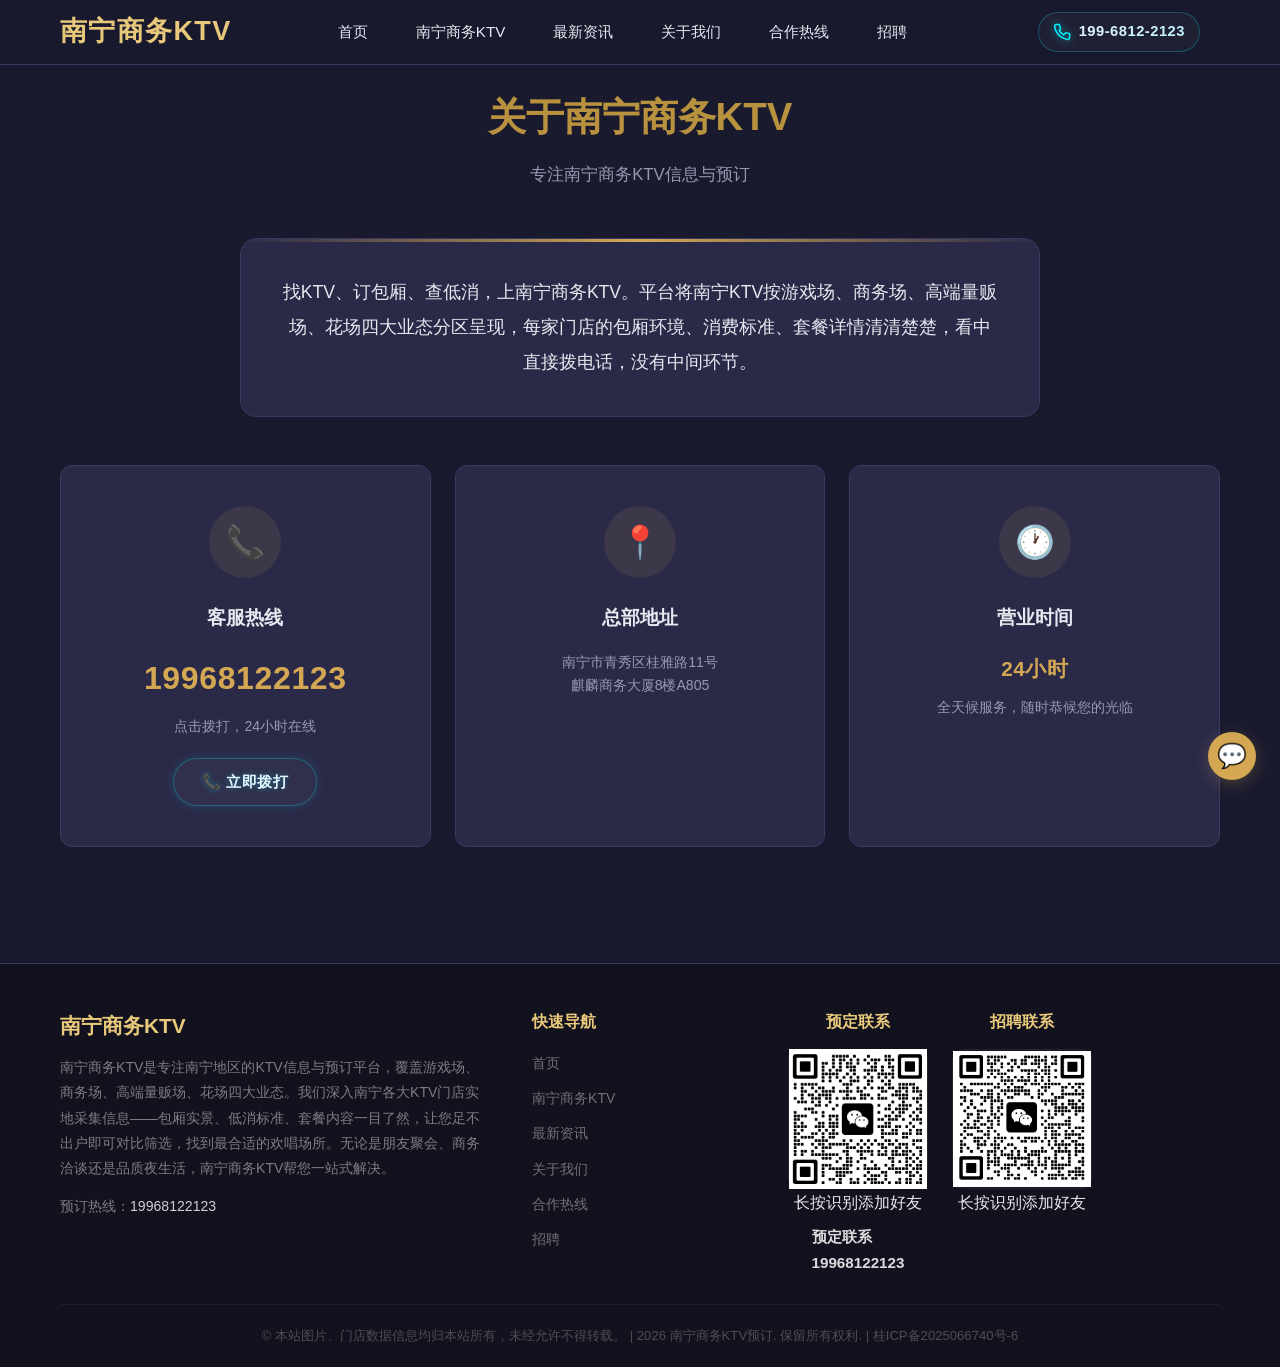
<file: lianxiwomen.html>
﻿<!DOCTYPE html>
<html lang="zh-CN">
<head>
    <meta charset="UTF-8">
    <meta name="viewport" content="width=device-width, initial-scale=1.0, maximum-scale=5.0, minimum-scale=1.0">

    <!-- SEO meta -->
    <meta name="description" content="南宁商务KTV（nnvipktv.com）是专注南宁地区的KTV信息与预订平台，覆盖游戏场、商务场、高端量贩场、花场四大业态。包厢实景、低消标准一目了然，在线预订更便捷。">
    <meta name="keywords" content="南宁商务KTV,关于南宁商务KTV,南宁商务KTV预订平台,南宁商务KTV介绍,南宁商务KTV预订,19968122123">
    <meta name="robots" content="index, follow">
    <meta name="author" content="南宁商务KTV">
    <meta name="theme-color" content="#1a1a2e">
    <meta name="format-detection" content="telephone=yes">
    <meta name="geo.region" content="CN-GX">
    <meta name="geo.placename" content="南宁市">
    <meta name="geo.position" content="22.817;108.367">
    <meta name="ICBM" content="22.817, 108.367">

    <!-- Open Graph -->
    <meta property="og:title" content="关于南宁商务KTV_南宁商务KTV预订平台介绍">
    <meta property="og:description" content="南宁商务KTV（nnvipktv.com）专注南宁地区KTV信息与预订，覆盖游戏场、商务场、高端量贩场、花场四大业态。">
    <meta property="og:type" content="website">
    <meta property="og:url" content="https://www.nanningktv.com/lianxiwomen.html">
    <meta property="og:locale" content="zh_CN">
    <meta property="og:site_name" content="南宁商务KTV">
    <meta property="og:image" content="https://www.nanningktv.com/img/lbt.jpg">
    <meta property="og:image:secure_url" content="https://www.nanningktv.com/img/lbt.jpg">
    <meta property="og:image:type" content="image/jpeg">
    <meta property="og:image:width" content="1200">
    <meta property="og:image:height" content="630">
    <meta property="og:image:alt" content="南宁商务KTV预订平台">

    <title>关于南宁商务KTV_南宁商务KTV预订平台介绍</title>

    <link rel="icon" type="image/svg+xml" href="data:image/svg+xml,<svg xmlns='http://www.w3.org/2000/svg' viewBox='0 0 100 100'><text y='.9em' font-size='90'>★</text></svg>">

    <!-- Google Search Console placeholder -->
    <meta name="google-site-verification" content="YOUR_VERIFICATION_CODE">

    <!-- Preconnect -->
    <link rel="preconnect" href="https://www.nanningktv.com">
    <link rel="dns-prefetch" href="https://www.nanningktv.com">




    <link rel="canonical" href="https://www.nanningktv.com/lianxiwomen.html">

    <!-- hreflang（语言区域标识） -->
    <link rel="alternate" hreflang="zh-CN" href="https://www.nanningktv.com/lianxiwomen.html">
    <link rel="alternate" hreflang="x-default" href="https://www.nanningktv.com/lianxiwomen.html">

    <!-- Twitter Card -->
    <meta name="twitter:card" content="summary_large_image">

    <meta name="twitter:title" content="关于南宁商务KTV_南宁商务KTV预订平台介绍">
    <meta name="twitter:description" content="南宁商务KTV（nnvipktv.com）专注南宁地区KTV信息与预订，覆盖四大业态。">
    <meta name="twitter:image" content="https://www.nanningktv.com/img/lbt.jpg">

    <!-- JSON-LD 结构化数据 — 本地商家信息 -->
    <script type="application/ld+json">
    {
        "@context": "https://schema.org",
        "@type": ["LocalBusiness", "ContactPage"],
        "name": "南宁商务KTV",
        "description": "南宁商务KTV预订平台，覆盖南宁游戏场、商务场、高端量贩场、花场四大分区优质KTV门店，24小时全天候服务。",
        "url": "https://www.nanningktv.com/",
        "telephone": "19968122123",
        "image": "https://www.nanningktv.com/img/lbt.jpg",
        "address": {
            "@type": "PostalAddress",
            "streetAddress": "桂雅路11号麒麟商务大厦8楼A805",
            "addressLocality": "南宁市",
            "addressRegion": "广西壮族自治区",
            "addressCountry": "CN"
        },
        "openingHoursSpecification": {
            "@type": "OpeningHoursSpecification",
            "dayOfWeek": ["Monday","Tuesday","Wednesday","Thursday","Friday","Saturday","Sunday"],
            "opens": "00:00",
            "closes": "23:59"
        },
        "areaServed": ["游戏场","商务场","高端量贩场","花场"],
        "contactPoint": {
            "@type": "ContactPoint",
            "telephone": "+86-19968122123",
            "contactType": "customer service",
            "areaServed": "CN",
            "availableLanguage": ["Chinese"]
        }
    }
    </script>

    <!-- 面包屑结构化数据 -->
    <script type="application/ld+json">
    {
        "@context": "https://schema.org",
        "@type": "BreadcrumbList",
        "itemListElement": [
            {
                "@type": "ListItem",
                "position": 1,
                "name": "首页",
                "item": "https://www.nanningktv.com/"
            },
            {
                "@type": "ListItem",
                "position": 2,
                "name": "关于我们",
                "item": "https://www.nanningktv.com/lianxiwomen.html"
            }
        ]
    }
    </script>



    <link rel="stylesheet" href="css/style.css">

    <!-- 联系我们页面专用样式 -->
    <style>
        /* ===========================================
           页面大标题
           =========================================== */
        .page-hero {
            text-align: center;
            margin-bottom: 48px;
            padding-top: 16px;
        }
        .page-hero h1 {
            font-size: 2.4rem;
            font-weight: 700;
            color: var(--color-primary-dark);
            margin-bottom: 12px;
        }
        .page-hero p {
            color: var(--color-text-muted);
            font-size: 1.05rem;
        }

        /* ===========================================
           联系方式三列卡片
           =========================================== */
        .contact-grid {
            display: grid;
            grid-template-columns: repeat(3, 1fr);
            gap: 24px;
            margin-bottom: 56px;
        }
        .contact-card {
            background: var(--color-bg-card);
            border: 1px solid var(--color-border);
            border-radius: var(--radius);
            padding: 40px 28px;
            text-align: center;
            transition: all var(--transition);
            position: relative;
            overflow: hidden;
        }
        .contact-card::before {
            content: '';
            position: absolute;
            top: 0; left: 0; right: 0;
            height: 4px;
            background: linear-gradient(90deg, var(--color-primary), var(--color-primary-light));
            opacity: 0;
            transition: opacity var(--transition);
        }
        .contact-card:hover {
            transform: translateY(-4px);
            box-shadow: var(--shadow-hover);
            border-color: var(--color-primary);
        }
        .contact-card:hover::before { opacity: 1; }

        .contact-card .card-icon {
            width: 72px; height: 72px;
            border-radius: 50%;
            background: rgba(212,168,83,0.1);
            display: flex; align-items: center; justify-content: center;
            margin: 0 auto 24px;
            font-size: 2rem;
        }
        .contact-card h3 {
            font-size: 1.2rem;
            font-weight: 700;
            color: var(--color-text);
            margin-bottom: 16px;
        }
        .contact-card .card-value {
            font-size: 1.5rem;
            font-weight: 800;
            color: var(--color-primary);
            margin-bottom: 10px;
            letter-spacing: 0.02em;
        }
        .contact-card .card-note {
            font-size: 0.88rem;
            color: var(--color-text-muted);
            line-height: 1.6;
        }
        /* 电话卡片特殊强调 */
        .contact-card.phone-card .card-value {
            font-size: 2rem;
            cursor: pointer;
        }
        .contact-card.phone-card .card-value a {
            color: var(--color-primary);
            text-decoration: none;
            transition: color var(--transition);
        }
        .contact-card.phone-card .card-value a:hover {
            color: var(--color-primary-dark);
        }
        .contact-card .card-btn {
            display: inline-flex;
            align-items: center;
            gap: 8px;
            margin-top: 20px;
            padding: 10px 28px;
            border-radius: 4rem;
            font-size: 0.95rem;
            font-weight: 600;
            letter-spacing: 0.5px;
            border: 1px solid rgba(0, 243, 255, 0.25);
            cursor: pointer;
            transition: all 0.3s ease;
            color: #e0f7ff;
            background: rgba(255, 255, 255, 0.03);
            text-shadow: 0 0 6px rgba(0, 243, 255, 0.3);
            box-shadow: 0 0 8px rgba(0, 243, 255, 0.15);
        }
        .contact-card .card-btn:hover {
            background: rgba(0, 243, 255, 0.08);
            border-color: #FF00FF;
            box-shadow: 0 0 14px rgba(255, 0, 255, 0.4);
            color: #ffffff;
            text-shadow: 0 0 8px rgba(255, 0, 255, 0.5);
            transform: translateY(-1px);
        }
        .contact-card .card-btn:active {
            background: rgba(0, 243, 255, 0.12);
            border-color: #00F3FF;
            box-shadow: 0 0 18px rgba(0, 243, 255, 0.5);
            text-shadow: 0 0 10px rgba(0, 243, 255, 0.6);
        }

        /* ===========================================
           响应式 — 平板
           =========================================== */
        @media (max-width: 1024px) {
            .contact-grid { grid-template-columns: repeat(2, 1fr); }
        }

        /* ===========================================
           响应式 — 手机
           =========================================== */
        @media (max-width: 768px) {
            .page-hero h1 { font-size: 1.8rem; }
            .contact-grid { grid-template-columns: 1fr; gap: 16px; }
            .contact-card { padding: 32px 20px; }
            .contact-card.phone-card .card-value { font-size: 1.6rem; }
        }

        /* ===========================================
           响应式 — 小手机
           =========================================== */
        @media (max-width: 480px) {
            .page-hero h1 { font-size: 1.5rem; }
            .contact-card { padding: 24px 16px; }
            .contact-card .card-value { font-size: 1.3rem; }
            .contact-card.phone-card .card-value { font-size: 1.4rem; }
        }
    

    </style>
</head>
<body>

    <!-- 无障碍：跳过导航 -->
    <noscript>
        <div class="noscript-notice">您的浏览器未启用 JavaScript，部分内容可能无法正常显示。</div>
    </noscript>
    <a href="#main-content" class="skip-link">跳至主内容</a>

    <!-- ===========================================
         页面头部 + 主导航（与全站一致）
         =========================================== -->
    <header class="header" id="header">
        <div class="container">
            <a href="index.html" class="logo" aria-label="南宁商务KTV首页">南宁商务KTV</a>
            <nav class="nav-desktop" aria-label="主导航">
                <ul>
                    <li><a href="index.html" title="南宁商务KTV首页">首页</a></li>
                    <li><a href="index.html#section-title" title="南宁商务KTV门店推荐">南宁商务KTV</a></li>
                    <li><a href="articles.html" title="南宁商务KTV行业资讯动态">最新资讯</a></li>
                    <li><a href="lianxiwomen.html" class="active" title="关于南宁商务KTV">关于我们</a></li>
                    <li><a href="partnership.html" title="南宁商务KTV商家合作热线">合作热线</a></li>
                    <li><a href="recruitment.html" title="南宁商务KTV招聘">招聘</a></li>
                </ul>
            </nav>

            <a href="tel:+8619968122123" class="header-phone" aria-label="拨打预订热线：199-6812-2123" title="联系我们"><svg xmlns="http://www.w3.org/2000/svg" width="18" height="18" viewBox="0 0 24 24" fill="none" stroke="currentColor" stroke-width="2" stroke-linecap="round" stroke-linejoin="round" role="img"><title>电话图标</title><path d="M22 16.92v3a2 2 0 0 1-2.18 2 19.79 19.79 0 0 1-8.63-3.07 19.5 19.5 0 0 1-6-6 19.79 19.79 0 0 1-3.07-8.67A2 2 0 0 1 4.11 2h3a2 2 0 0 1 2 1.72 12.84 12.84 0 0 0 .7 2.81 2 2 0 0 1-.45 2.11L8.09 9.91a16 16 0 0 0 6 6l2.27-2.27a2 2 0 0 1 2.11-.45 12.84 12.84 0 0 0 2.81.7A2 2 0 0 1 22 16.92z"></path></svg><span class="phone-number">199-6812-2123</span></a>
        </div>
    </header>



    <!-- ===========================================
         主内容区
         =========================================== -->
    <main id="main-content">
        <div class="container contact-page-content" style="padding-top:4px; padding-bottom:60px;">

            <!-- 页面大标题 -->
            <div class="page-hero">
                <h1>关于南宁商务KTV</h1>
                <p>专注南宁商务KTV信息与预订</p>
            </div>

            <!-- 关于我们介绍 -->
            <section class="about-intro" aria-label="平台介绍">
                <div class="about-card">
                    <p>找KTV、订包厢、查低消，上南宁商务KTV。平台将南宁KTV按游戏场、商务场、高端量贩场、花场四大业态分区呈现，每家门店的包厢环境、消费标准、套餐详情清清楚楚，看中直接拨电话，没有中间环节。</p>
                </div>
            </section>

            <!-- ===========================================
                 联系方式三列卡片
                 =========================================== -->
            <section class="contact-section" id="contact-info" aria-label="联系方式">
                <div class="contact-grid">

                    <!-- 客服热线 -->
                    <div class="contact-card phone-card">
                        <div class="card-icon">📞</div>
                        <h3>客服热线</h3>
                        <div class="card-value">
                            <a href="tel:19968122123">19968122123</a>
                        </div>
                        <p class="card-note">点击拨打，24小时在线</p>
                        <a href="tel:19968122123" class="card-btn">📞 立即拨打</a>
                    </div>

                    <!-- 总部地址 -->
                    <div class="contact-card">
                        <div class="card-icon">📍</div>
                        <h3>总部地址</h3>
                        <address class="card-note" style="font-style:normal; margin-bottom:0;">
                            南宁市青秀区桂雅路11号<br>麒麟商务大厦8楼A805
                        </address>
                    </div>

                    <!-- 营业时间 -->
                    <div class="contact-card">
                        <div class="card-icon">🕐</div>
                        <h3>营业时间</h3>
                        <div class="card-value" style="font-size:1.3rem;">24小时</div>
                        <p class="card-note">全天候服务，随时恭候您的光临</p>
                    </div>

                </div>
            </section>




        </div>
    </main>

    <!-- ===========================================
         电话弹窗（与 district/detail 页面一致）
         =========================================== -->
    <div class="modal-overlay" id="phoneModal" role="dialog" aria-modal="true" aria-label="联系电话">
        <div class="modal-box">
            <h3>联系电话</h3>
            <div class="modal-phone" id="modalPhone">
                <a href="tel:19968122123" class="header-call-btn" aria-label="立即拨打预订热线"><svg xmlns="http://www.w3.org/2000/svg" width="20" height="20" viewBox="0 0 24 24" fill="none" stroke="currentColor" stroke-width="2" stroke-linecap="round" stroke-linejoin="round"><path d="M22 16.92v3a2 2 0 0 1-2.18 2 19.79 19.79 0 0 1-8.63-3.07 19.5 19.5 0 0 1-6-6 19.79 19.79 0 0 1-3.07-8.67A2 2 0 0 1 4.11 2h3a2 2 0 0 1 2 1.72 12.84 12.84 0 0 0 .7 2.81 2 2 0 0 1-.45 2.11L8.09 9.91a16 16 0 0 0 6 6l2.27-2.27a2 2 0 0 1 2.11-.45 12.84 12.84 0 0 0 2.81.7A2 2 0 0 1 22 16.92z"></path></svg><span class="call-btn-text">立即拨打</span></a>
            </div>
            <button class="modal-close" id="modalClose">关闭</button>
        </div>
    </div>

    <!-- ===========================================
         页脚（与全站一致）
         =========================================== -->
    <footer class="footer" id="footer">
        <div class="container">
            <div class="footer-content">
                <div class="footer-brand">
                    <h3>南宁商务KTV</h3>
                    <p>
                        南宁商务KTV是专注南宁地区的KTV信息与预订平台，覆盖游戏场、商务场、高端量贩场、花场四大业态。我们深入南宁各大KTV门店实地采集信息——包厢实景、低消标准、套餐内容一目了然，让您足不出户即可对比筛选，找到最合适的欢唱场所。无论是朋友聚会、商务洽谈还是品质夜生活，南宁商务KTV帮您一站式解决。
                    </p>
                    <p style="margin-top:12px;">
                        预订热线：<span class="phone-number" style="color:rgba(255,255,255,0.8);pointer-events:none;">19968122123</span>
                    </p>
                </div>

                <div class="footer-links">
                    <h4>快速导航</h4>
                    <ul>
                        <li><a href="index.html" title="南宁商务KTV首页">首页</a></li>
                        <li><a href="index.html#section-title" title="南宁商务KTV门店推荐">南宁商务KTV</a></li>
                        <li><a href="articles.html" title="南宁商务KTV行业资讯动态">最新资讯</a></li>
                        <li><a href="lianxiwomen.html" title="关于南宁商务KTV">关于我们</a></li>
                        <li><a href="partnership.html" title="南宁商务KTV商家合作热线">合作热线</a></li>
                        <li><a href="recruitment.html" title="南宁商务KTV招聘">招聘</a></li>
                    </ul>
                </div>

                <div class="footer-qr">
                    <div class="qr-item">
                        <h4>预定联系</h4>
                        <div class="qr-img">
                            <img src="img/wx.png" alt="南宁商务KTV预定微信" width="140" height="140" class="qr-longpress">
                        </div>
                        <p class="qr-hint">长按识别添加好友</p>
                        <p style="font-size:0.95rem;color:rgba(255,255,255,0.85);margin-top:8px;font-weight:600;">预定联系<br>19968122123</p>
                    </div>
                    <div class="qr-item">
                        <h4>招聘联系</h4>
                        <div class="qr-img">
                            <img src="img/zp.png" alt="南宁商务KTV招聘微信" width="140" height="140" class="qr-longpress">
                        </div>
                        <p class="qr-hint">长按识别添加好友</p>
                    </div>
                </div>
            </div>

            <div class="footer-bottom">
                <p>&copy; 本站图片、门店数据信息均归本站所有，未经允许不得转载。 | 2026 南宁商务KTV预订. 保留所有权利. | <a href="https://beian.miit.gov.cn" target="_blank" rel="noopener noreferrer" style="color:inherit;">桂ICP备2025066740号-6</a></p>
            </div>
        </div>
    </footer>

    <!-- 悬浮微信 -->
    <div class="float-wechat">
        <div class="float-wechat-icon" aria-label="微信客服">
            💬
            <div class="float-wechat-qr">
                <img src="img/wx.png" alt="南宁商务KTV微信公众号二维码" loading="lazy" class="qr-longpress" />
                <span class="qr-placeholder-text">扫码关注<br>南宁商务KTV</span>
                <p class="qr-hint">长按识别添加好友</p>
            </div>
        </div>
    </div>

    <!-- ===========================================
         JavaScript
         =========================================== -->
    <script>
        // 5/14修复：页面切换90%显示bug
        if ('scrollRestoration' in history) {
            history.scrollRestoration = 'manual';
        }
        window.addEventListener('pageshow', function(event) {
            if (event.persisted) {
                document.documentElement.style.transform = 'none';
                document.documentElement.style.zoom = '1';
                window.scrollTo(0, 0);
            }
        });
        window.scrollTo(0, 0);

        (function() {
            /* ==========================================
               底部导航栏高亮（移动端）
               ========================================== */
            (function() {
                var currentPage = 'lianxiwomen';
                var items = document.querySelectorAll('.bottom-nav-item');
                items.forEach(function(item) {
                    if (item.getAttribute('data-page') === currentPage) {
                        item.classList.add('active');
                    } else {
                        item.classList.remove('active');
                    }
                });
            })();

            /* ==========================================
               电话弹窗（与 district/detail/partnership 页面一致）
               所有 data-phone 按钮点击后弹出电话弹窗
               ========================================== */
            var phoneModal = document.getElementById('phoneModal');
            var modalPhone = document.getElementById('modalPhone');
            var modalClose = document.getElementById('modalClose');

            /**
             * 打开电话弹窗
             * @param {string} phone - 电话号码
             */
            function openPhoneModal(phone) {
                if (!phoneModal || !modalPhone) return;
                var displayPhone = phone || '19968122123';
                var telLink = displayPhone.replace(/-/g, '');
                modalPhone.innerHTML = '<a href="tel:' + telLink + '" class="header-call-btn" aria-label="立即拨打预订热线"><svg xmlns="http://www.w3.org/2000/svg" width="20" height="20" viewBox="0 0 24 24" fill="none" stroke="currentColor" stroke-width="2" stroke-linecap="round" stroke-linejoin="round"><path d="M22 16.92v3a2 2 0 0 1-2.18 2 19.79 19.79 0 0 1-8.63-3.07 19.5 19.5 0 0 1-6-6 19.79 19.79 0 0 1-3.07-8.67A2 2 0 0 1 4.11 2h3a2 2 0 0 1 2 1.72 12.84 12.84 0 0 0 .7 2.81 2 2 0 0 1-.45 2.11L8.09 9.91a16 16 0 0 0 6 6l2.27-2.27a2 2 0 0 1 2.11-.45 12.84 12.84 0 0 0 2.81.7A2 2 0 0 1 22 16.92z"></path></svg><span class="call-btn-text">立即拨打</span></a>';
                phoneModal.classList.add('show');
                document.body.style.overflow = 'hidden';
            }

            /**
             * 关闭电话弹窗
             */
            function closePhoneModal() {
                if (!phoneModal) return;
                phoneModal.classList.remove('show');
                document.body.style.overflow = '';
            }

            // 所有带 data-phone 属性的按钮，点击弹出电话弹窗
            document.querySelectorAll('[data-phone]').forEach(function(btn) {
                btn.addEventListener('click', function(e) {
                    e.preventDefault();
                    openPhoneModal(btn.getAttribute('data-phone'));
                });
            });

            // 关闭按钮
            if (modalClose) {
                modalClose.addEventListener('click', closePhoneModal);
            }

            // 点击遮罩层关闭
            if (phoneModal) {
                phoneModal.addEventListener('click', function(e) {
                    if (e.target === phoneModal) {
                        closePhoneModal();
                    }
                });
            }

            /* ==========================================
               5/14优化：悬浮微信点击切换（移动端替代hover）
               ========================================== */
            (function() {
                var wechatIcon = document.querySelector('.float-wechat-icon');
                if (wechatIcon) {
                    wechatIcon.addEventListener('click', function(e) {
                        e.stopPropagation();
                        this.classList.toggle('wechat-active');
                    });
                    document.addEventListener('click', function(e) {
                        if (!wechatIcon.contains(e.target)) {
                            wechatIcon.classList.remove('wechat-active');
                        }
                    });
                }
            })();
        })();
    </script>


    <!-- 移动端底部固定导航栏 -->
    <nav class="bottom-nav" aria-label="底部导航">
        <ul class="bottom-nav-list">
            <li>
                <a href="index.html" class="bottom-nav-item" data-page="index">
                    <span class="bottom-nav-icon">🏠</span>
                    <span class="bottom-nav-label">首页</span>
                </a>
            </li>
            <li>
                <a href="index.html#featuredStores" class="bottom-nav-item" data-page="ktv">
                    <span class="bottom-nav-icon logo-star-nav">★</span>
                    <span class="bottom-nav-label">KTV</span>
                </a>
            </li>
            <li>
                <a href="articles.html" class="bottom-nav-item" data-page="articles">
                    <span class="bottom-nav-icon">📰</span>
                    <span class="bottom-nav-label">资讯</span>
                </a>
            </li>
            <li>
                <a href="lianxiwomen.html" class="bottom-nav-item active" data-page="lianxiwomen">
                    <span class="bottom-nav-icon">📞</span>
                    <span class="bottom-nav-label">联系</span>
                </a>
            </li>
            <li>
                <a href="partnership.html" class="bottom-nav-item" data-page="partnership">
                    <span class="bottom-nav-icon">🤝</span>
                    <span class="bottom-nav-label">合作</span>
                </a>
            </li>
            <li>
                <a href="recruitment.html" class="bottom-nav-item" data-page="recruitment">
                    <span class="bottom-nav-icon">💼</span>
                    <span class="bottom-nav-label">招聘</span>
                </a>
            </li>
        </ul>
    </nav>
    </body>
</html>
</file>
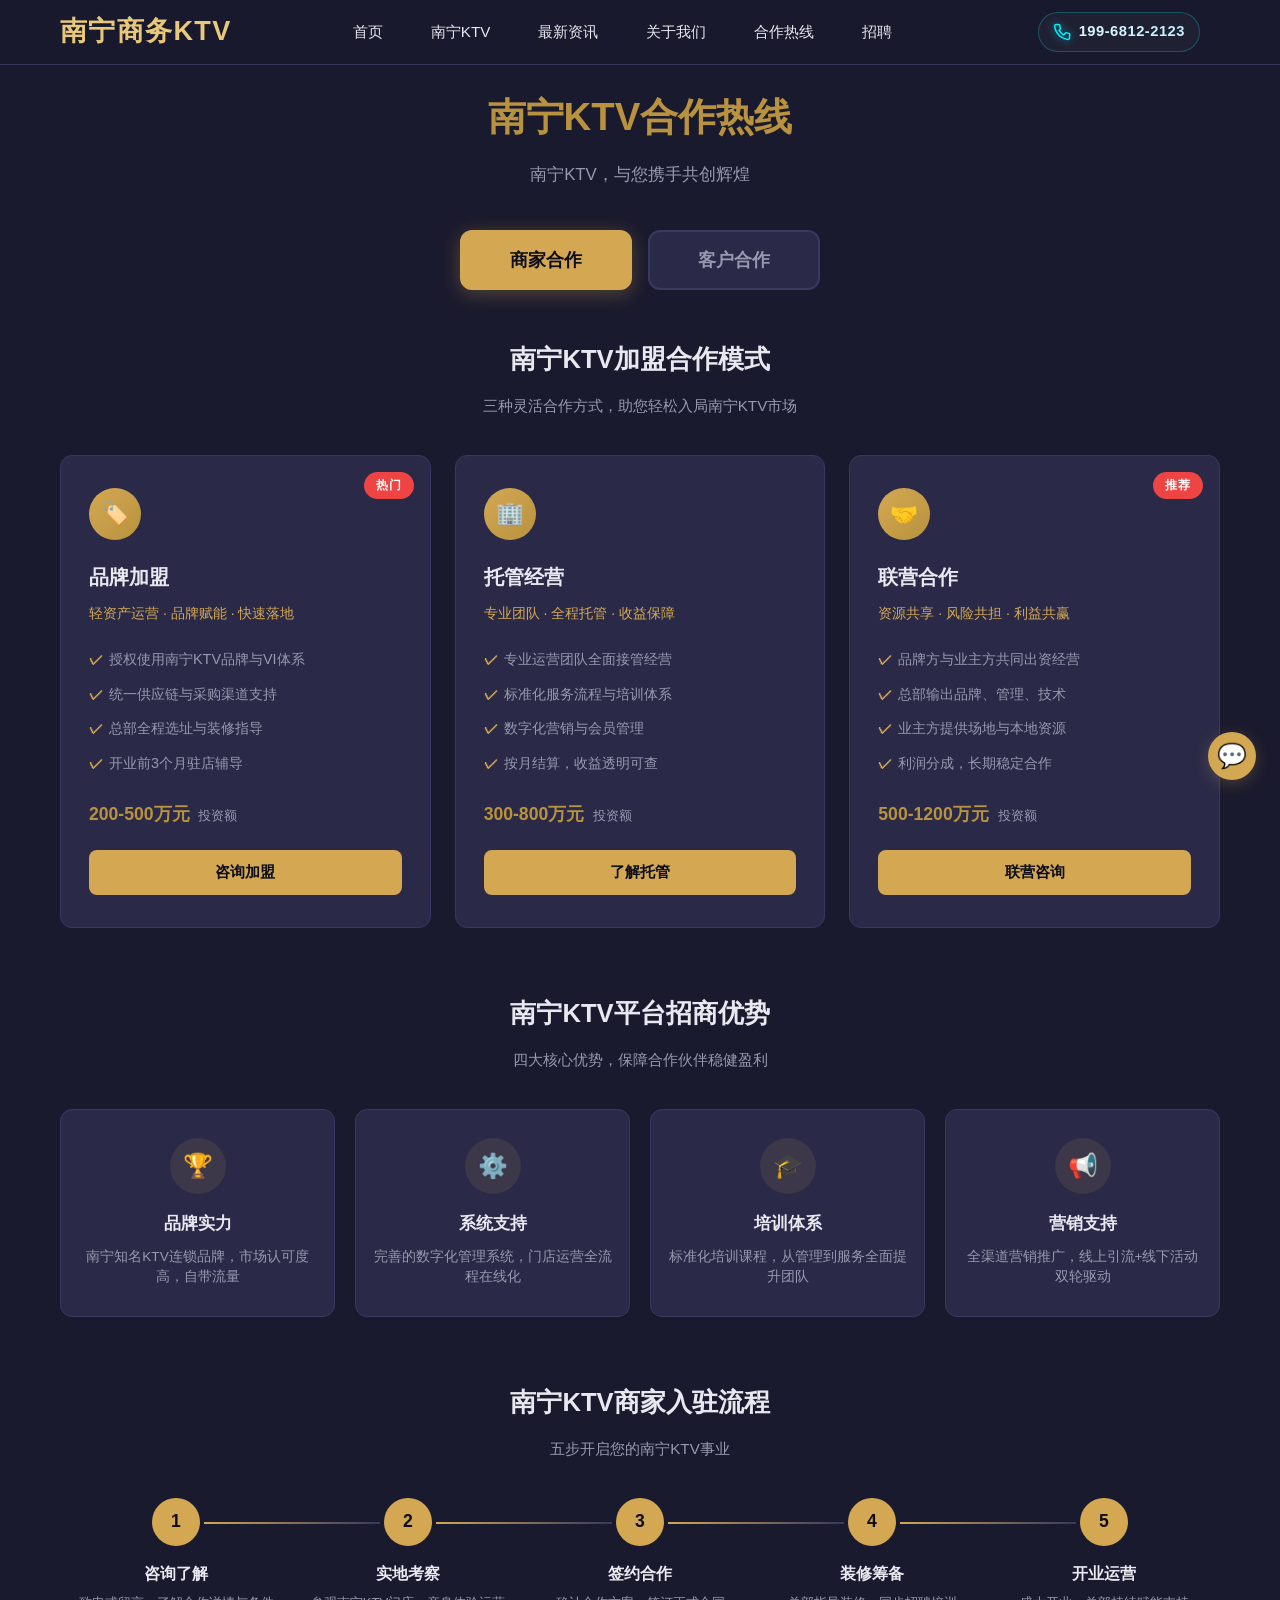
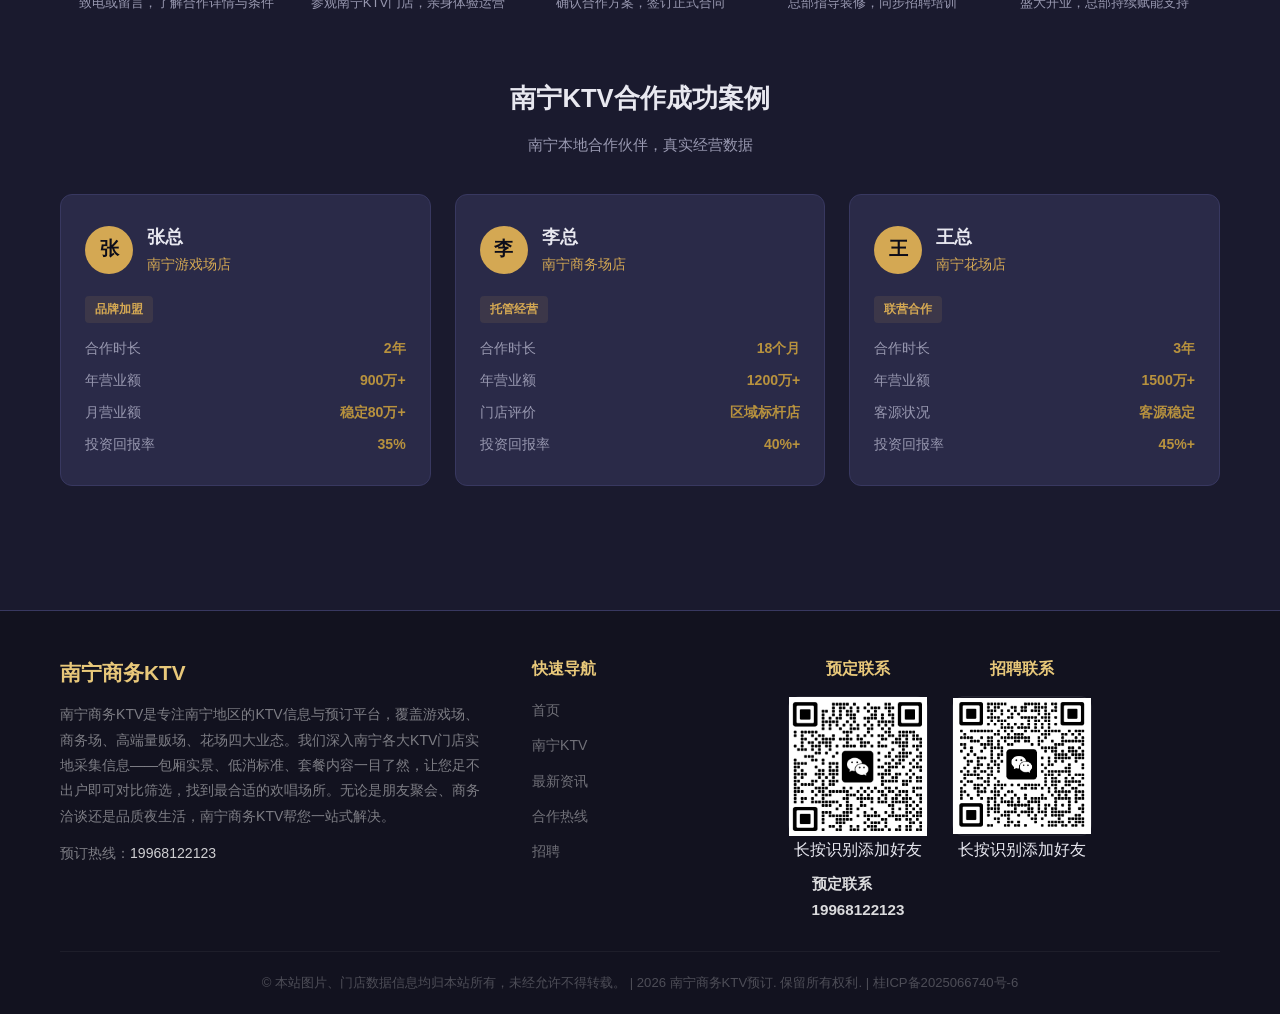
<file: partnership.html>
<!DOCTYPE html>
<html lang="zh-CN">
<head>
    <meta charset="UTF-8">
    <meta name="viewport" content="width=device-width, initial-scale=1.0, maximum-scale=5.0, minimum-scale=1.0">

    <!-- SEO meta -->
    <meta name="description" content="南宁KTV加盟、托管经营与联营合作，提供品牌输出与全城流量扶持。VIP专享加盟方案，详情致电：19968122123。">
    <meta name="keywords" content="南宁KTV加盟,南宁KTV商家合作,南宁KTV会员,南宁KTV合作热线,南宁KTV预订,19968122123">
    <meta name="robots" content="index, follow">
    <meta name="author" content="南宁KTV">
    <meta name="theme-color" content="#1a1a2e">
    <meta name="format-detection" content="telephone=yes">
    <meta name="geo.region" content="CN-GX">
    <meta name="geo.placename" content="南宁市">
    <meta name="geo.position" content="22.817;108.367">
    <meta name="ICBM" content="22.817, 108.367">

    <!-- Open Graph -->
    <meta property="og:title" content="南宁KTV加盟合作_南宁KTV商家入驻">
    <meta property="og:description" content="南宁KTV加盟合作，商家入驻、托管经营、VIP专属服务，覆盖南宁四大分区。">
    <meta property="og:type" content="website">
    <meta property="og:url" content="https://www.nanningktv.com/partnership.html">
    <meta property="og:locale" content="zh_CN">
    <meta property="og:site_name" content="南宁KTV">
    <meta property="og:image" content="https://www.nanningktv.com/img/lbt.jpg">
    <meta property="og:image:secure_url" content="https://www.nanningktv.com/img/lbt.jpg">
    <meta property="og:image:type" content="image/jpeg">
    <meta property="og:image:width" content="1200">
    <meta property="og:image:height" content="630">
    <meta property="og:image:alt" content="南宁KTV加盟合作">

    <!-- Twitter Card -->
    <meta name="twitter:card" content="summary_large_image">

    <meta name="twitter:title" content="南宁KTV加盟合作_南宁KTV商家入驻">
    <meta name="twitter:description" content="南宁KTV加盟合作，商家入驻、托管经营、VIP专属服务，覆盖南宁四大分区。">
    <meta name="twitter:image" content="https://www.nanningktv.com/img/lbt.jpg">

    <title>南宁KTV加盟合作_品牌招商_南宁商务场KTV</title>

    <link rel="icon" type="image/svg+xml" href="data:image/svg+xml,<svg xmlns='http://www.w3.org/2000/svg' viewBox='0 0 100 100'><text y='.9em' font-size='90'>★</text></svg>">

    <!-- Google Search Console placeholder -->
    <meta name="google-site-verification" content="YOUR_VERIFICATION_CODE">

    <!-- Preconnect -->
    <link rel="preconnect" href="https://www.nanningktv.com">
    <link rel="dns-prefetch" href="https://www.nanningktv.com">




    <link rel="canonical" href="https://www.nanningktv.com/partnership.html">

    <!-- hreflang（语言区域标识） -->
    <link rel="alternate" hreflang="zh-CN" href="https://www.nanningktv.com/partnership.html">
    <link rel="alternate" hreflang="x-default" href="https://www.nanningktv.com/partnership.html">

    <!-- JSON-LD 结构化数据 -->
    <script type="application/ld+json">
    {
        "@context": "https://schema.org",
        "@type": ["WebPage", "ContactPage"],
        "name": "南宁KTV加盟合作_南宁KTV商家入驻",
        "description": "南宁KTV加盟合作，商家入驻、托管经营、VIP专属服务。",
        "url": "https://www.nanningktv.com/partnership.html",
        "image": "https://www.nanningktv.com/img/lbt.jpg",
        "isPartOf": {
            "@type": "WebSite",
            "name": "南宁KTV",
            "url": "https://www.nanningktv.com/"
        },
        "mainEntity": {
            "@type": "Service",
            "name": "南宁KTV商家入驻与加盟服务",
            "description": "提供KTV品牌输出、托管经营、联营合作、VIP会员服务，全城流量扶持。",
            "provider": {
                "@type": "LocalBusiness",
                "name": "南宁KTV",
                "telephone": "19968122123",
                "url": "https://www.nanningktv.com/",
                "address": {
                    "@type": "PostalAddress",
                    "streetAddress": "桂雅路11号麒麟商务大厦8楼A805",
                    "addressLocality": "南宁市",
                    "addressRegion": "广西壮族自治区",
                    "addressCountry": "CN"
                }
            },
            "areaServed": {
                "@type": "City",
                "name": "南宁市"
            },
            "serviceType": "KTV加盟合作"
        }
    }
    </script>

    <!-- 面包屑结构化数据 -->
    <script type="application/ld+json">
    {
        "@context": "https://schema.org",
        "@type": "BreadcrumbList",
        "itemListElement": [
            {
                "@type": "ListItem",
                "position": 1,
                "name": "首页",
                "item": "https://www.nanningktv.com/"
            },
            {
                "@type": "ListItem",
                "position": 2,
                "name": "合作热线",
                "item": "https://www.nanningktv.com/partnership.html"
            }
        ]
    }
    </script>



    <link rel="stylesheet" href="css/style.css">

    <!-- 合作热线页面专用样式（覆盖/补充 style.css） -->
    <style>
        /* ===========================================
           页面大标题
           =========================================== */
        .page-hero {
            text-align: center;
            margin-bottom: 40px;
            padding-top: 16px;
        }
        .page-hero h1 {
            font-size: 2.4rem;
            font-weight: 700;
            color: var(--color-primary-dark);
            margin-bottom: 12px;
        }
        .page-hero p {
            color: var(--color-text-muted);
            font-size: 1.05rem;
        }

        /* ===========================================
           Tab 切换按钮
           =========================================== */
        .tab-switcher {
            display: flex;
            justify-content: center;
            gap: 16px;
            margin-bottom: 48px;
        }
        .tab-btn {
            padding: 16px 48px;
            border: 2px solid var(--color-border);
            border-radius: var(--radius);
            background: var(--color-bg-card);
            color: var(--color-text-muted);
            font-size: 1.1rem;
            font-weight: 600;
            cursor: pointer;
            transition: all var(--transition);
            outline: none;
        }
        .tab-btn:hover {
            border-color: var(--color-primary);
            color: var(--color-text);
        }
        .tab-btn.active {
            background: var(--color-primary);
            border-color: var(--color-primary);
            color: #0d0d1a;
            box-shadow: 0 4px 20px rgba(212,168,83,0.3);
        }

        /* Tab 内容切换 */
        .tab-content {
            display: none;
            opacity: 0;
            transform: translateY(12px);
            transition: opacity 0.4s ease, transform 0.4s ease;
        }
        .tab-content.visible {
            display: block;
            opacity: 1;
            transform: translateY(0);
        }

        /* ===========================================
           通用模块标题
           =========================================== */
        .module-title {
            font-size: 1.6rem;
            font-weight: 700;
            color: var(--color-text);
            text-align: center;
            margin-bottom: 12px;
        }
        .module-subtitle {
            color: var(--color-text-muted);
            text-align: center;
            margin-bottom: 36px;
            font-size: 0.95rem;
        }
        .module-section {
            margin-bottom: 64px;
        }

        /* ===========================================
           商家合作 — 合作模式卡片
           =========================================== */
        .mode-grid {
            display: grid;
            grid-template-columns: repeat(3, 1fr);
            gap: 24px;
        }
        .mode-card {
            background: var(--color-bg-card);
            border: 1px solid var(--color-border);
            border-radius: var(--radius);
            padding: 32px 28px;
            transition: transform var(--transition), box-shadow var(--transition), border-color var(--transition);
            position: relative;
            overflow: hidden;
            display: flex;
            flex-direction: column;
        }
        .mode-card::before {
            content: '';
            position: absolute;
            top: 0; left: 0; right: 0;
            height: 4px;
            background: linear-gradient(90deg, var(--color-primary), var(--color-primary-light));
            opacity: 0;
            transition: opacity var(--transition);
        }
        .mode-card:hover {
            transform: translateY(-4px);
            box-shadow: var(--shadow-hover);
            border-color: var(--color-primary);
        }
        .mode-card:hover::before { opacity: 1; }

        .mode-card .hot-tag {
            position: absolute;
            top: 16px; right: 16px;
            background: #ef4444;
            color: #fff;
            font-size: 0.75rem;
            font-weight: 700;
            padding: 3px 12px;
            border-radius: 20px;
            letter-spacing: 1px;
        }
        .mode-card .mode-icon {
            width: 52px; height: 52px;
            border-radius: 50%;
            background: linear-gradient(135deg, var(--color-primary), var(--color-primary-dark));
            display: flex; align-items: center; justify-content: center;
            margin-bottom: 20px;
            font-size: 1.4rem;
        }
        .mode-card h3 {
            font-size: 1.25rem;
            font-weight: 700;
            margin-bottom: 8px;
            color: var(--color-text);
        }
        .mode-card .mode-desc {
            color: var(--color-primary);
            font-size: 0.88rem;
            margin-bottom: 16px;
            font-weight: 500;
        }
        .mode-card .mode-list {
            list-style: none;
            margin-bottom: 20px;
        }
        .mode-card .mode-list li {
            color: var(--color-text-muted);
            font-size: 0.9rem;
            padding: 5px 0 5px 20px;
            position: relative;
        }
        .mode-card .mode-list li::before {
            content: '✓';
            position: absolute; left: 0;
            color: var(--color-primary);
            font-weight: 700;
        }
        .mode-card .mode-invest {
            color: var(--color-primary-dark);
            font-size: 1.1rem;
            font-weight: 700;
            margin-bottom: 20px;
        }
        .mode-card .mode-invest span {
            font-size: 0.82rem;
            color: var(--color-text-muted);
            font-weight: 400;
            margin-left: 4px;
        }
        .mode-card .btn-action {
            margin-top: auto;
            display: inline-block;
            padding: 12px 28px;
            border-radius: 8px;
            font-size: 0.95rem;
            font-weight: 600;
            cursor: pointer;
            transition: all var(--transition);
            border: none;
            text-align: center;
            background: var(--color-primary);
            color: #0d0d1a;
        }
        .mode-card .btn-action:hover {
            background: var(--color-primary-dark);
            box-shadow: 0 4px 16px rgba(212,168,83,0.3);
            transform: translateY(-1px);
        }

        /* ===========================================
           合作优势（4项）
           =========================================== */
        .advantage-grid {
            display: grid;
            grid-template-columns: repeat(4, 1fr);
            gap: 20px;
        }
        .advantage-item {
            text-align: center;
            padding: 28px 16px;
            background: var(--color-bg-card);
            border: 1px solid var(--color-border);
            border-radius: var(--radius);
            transition: all var(--transition);
        }
        .advantage-item:hover {
            border-color: var(--color-primary);
            transform: translateY(-2px);
            box-shadow: var(--shadow-hover);
        }
        .advantage-item .adv-icon {
            width: 56px; height: 56px;
            border-radius: 50%;
            background: rgba(212,168,83,0.1);
            display: flex; align-items: center; justify-content: center;
            margin: 0 auto 16px;
            font-size: 1.5rem;
        }
        .advantage-item h4 {
            font-size: 1.05rem;
            font-weight: 600;
            margin-bottom: 8px;
            color: var(--color-text);
        }
        .advantage-item p {
            font-size: 0.85rem;
            color: var(--color-text-muted);
            line-height: 1.5;
        }

        /* ===========================================
           合作流程（5步骤）
           =========================================== */
        .steps-flow {
            display: flex;
            align-items: flex-start;
            justify-content: center;
        }
        .step-item {
            flex: 1;
            text-align: center;
            position: relative;
            padding: 0 12px;
        }
        .step-number {
            width: 48px; height: 48px;
            border-radius: 50%;
            background: var(--color-primary);
            color: #0d0d1a;
            font-size: 1.1rem;
            font-weight: 700;
            display: flex; align-items: center; justify-content: center;
            margin: 0 auto 14px;
            position: relative; z-index: 2;
        }
        .step-item:not(:last-child)::after {
            content: '';
            position: absolute;
            top: 24px; left: calc(50% + 28px);
            width: calc(100% - 56px);
            height: 2px;
            background: linear-gradient(90deg, var(--color-primary), var(--color-border));
            z-index: 1;
        }
        .step-item h4 {
            font-size: 1rem;
            font-weight: 600;
            color: var(--color-text);
            margin-bottom: 6px;
        }
        .step-item p {
            font-size: 0.82rem;
            color: var(--color-text-muted);
            line-height: 1.5;
        }

        /* ===========================================
           成功案例
           =========================================== */
        .case-grid {
            display: grid;
            grid-template-columns: repeat(3, 1fr);
            gap: 24px;
            margin-bottom: 32px;
        }
        .case-card {
            background: var(--color-bg-card);
            border: 1px solid var(--color-border);
            border-radius: var(--radius);
            padding: 28px 24px;
            transition: all var(--transition);
        }
        .case-card:hover {
            transform: translateY(-3px);
            border-color: var(--color-primary);
            box-shadow: var(--shadow-hover);
        }
        .case-card .case-header {
            display: flex;
            align-items: center;
            gap: 14px;
            margin-bottom: 18px;
        }
        .case-card .case-avatar {
            width: 48px; height: 48px;
            border-radius: 50%;
            background: var(--color-primary);
            display: flex; align-items: center; justify-content: center;
            font-size: 1.2rem; font-weight: 700;
            color: #0d0d1a; flex-shrink: 0;
        }
        .case-card .case-name {
            font-size: 1.1rem; font-weight: 700; color: var(--color-text);
        }
        .case-card .case-store {
            font-size: 0.85rem; color: var(--color-primary);
        }
        .case-card .case-tag {
            display: inline-block;
            background: rgba(212,168,83,0.1);
            color: var(--color-primary);
            font-size: 0.78rem; font-weight: 600;
            padding: 3px 10px; border-radius: 4px;
            margin-bottom: 14px;
        }
        .case-card .case-stats {
            display: flex; flex-direction: column; gap: 8px;
        }
        .case-card .case-stat {
            display: flex; justify-content: space-between;
            font-size: 0.88rem;
        }
        .case-card .case-stat .label { color: var(--color-text-muted); }
        .case-card .case-stat .value { color: var(--color-primary-dark); font-weight: 600; }

        /* ===========================================
           客户合作 — 会员体系
           =========================================== */
        .member-grid {
            display: grid;
            grid-template-columns: repeat(3, 1fr);
            gap: 24px;
        }
        .member-card {
            background: var(--color-bg-card);
            border: 1px solid var(--color-border);
            border-radius: var(--radius);
            padding: 32px 24px;
            text-align: center;
            transition: all var(--transition);
            display: flex;
            flex-direction: column;
        }
        .member-card:hover {
            transform: translateY(-4px);
            box-shadow: var(--shadow-hover);
            border-color: var(--color-primary);
        }
        .member-card .member-tier {
            width: 72px; height: 72px;
            border-radius: 50%;
            display: flex; align-items: center; justify-content: center;
            margin: 0 auto 20px;
            font-size: 2rem;
        }
        .member-card.silver .member-tier {
            background: linear-gradient(135deg, #9ca3af, #6b7280);
        }
        .member-card.gold .member-tier {
            background: linear-gradient(135deg, #f59e0b, #d97706);
        }
        .member-card.diamond .member-tier {
            background: linear-gradient(135deg, #b8902e, #d4a853);
        }
        .member-card h3 {
            font-size: 1.25rem; font-weight: 700;
            margin-bottom: 6px; color: var(--color-text);
        }
        .member-card .member-how {
            font-size: 0.85rem; color: var(--color-text-muted); margin-bottom: 18px;
        }
        .member-card .member-benefits {
            list-style: none; text-align: left;
            margin-bottom: 0;
            flex: 1;
        }
        .member-card .member-benefits li {
            font-size: 0.9rem; color: var(--color-text-muted);
            padding: 6px 0 6px 22px; position: relative;
        }
        .member-card .member-benefits li::before {
            content: '★'; position: absolute; left: 0;
            color: var(--color-primary); font-size: 0.8rem;
        }
        .member-card .btn-apply {
            margin-top: 24px;
            display: inline-flex;
            align-items: center; gap: 8px;
            padding: 12px 28px;
            border-radius: 8px;
            font-size: 0.95rem; font-weight: 600;
            border: none; cursor: pointer;
            transition: all var(--transition);
            text-decoration: none;
            color: #0d0d1a;
            background: var(--color-primary);
        }
        .member-card .btn-apply:hover {
            background: var(--color-primary-dark);
            transform: translateY(-1px);
            box-shadow: 0 4px 16px rgba(212,168,83,0.3);
            color: #0d0d1a;
        }

        /* ===========================================
           VIP 专属服务
           =========================================== */
        .vip-grid {
            display: grid;
            grid-template-columns: repeat(4, 1fr);
            gap: 20px;
        }
        .vip-item {
            background: var(--color-bg-card);
            border: 1px solid var(--color-border);
            border-radius: var(--radius);
            padding: 24px 18px;
            text-align: center;
            transition: all var(--transition);
        }
        .vip-item:hover {
            border-color: var(--color-primary);
            transform: translateY(-2px);
            box-shadow: var(--shadow-hover);
        }
        .vip-item .vip-icon {
            width: 56px; height: 56px;
            border-radius: 50%;
            background: rgba(212,168,83,0.1);
            display: flex; align-items: center; justify-content: center;
            margin: 0 auto 14px; font-size: 1.4rem;
        }
        .vip-item h4 {
            font-size: 1.05rem; font-weight: 600;
            color: var(--color-text); margin-bottom: 8px;
        }
        .vip-item p {
            font-size: 0.85rem; color: var(--color-text-muted); line-height: 1.5;
        }

        /* ===========================================
           品牌优势（客户合作）
           =========================================== */
        .brand-adv-list {
            display: flex; flex-direction: column; gap: 20px;
            max-width: 800px; margin: 0 auto;
        }
        .brand-adv-item {
            display: flex; align-items: flex-start; gap: 18px;
            background: var(--color-bg-card);
            border: 1px solid var(--color-border);
            border-radius: var(--radius);
            padding: 22px 24px;
            transition: all var(--transition);
        }
        .brand-adv-item:hover {
            border-color: var(--color-primary);
            box-shadow: var(--shadow-hover);
        }
        .brand-adv-item .ba-icon {
            width: 44px; height: 44px;
            border-radius: 10px;
            background: rgba(212,168,83,0.1);
            display: flex; align-items: center; justify-content: center;
            font-size: 1.2rem; flex-shrink: 0;
        }
        .brand-adv-item h4 {
            font-size: 1rem; font-weight: 600;
            color: var(--color-text); margin-bottom: 4px;
        }
        .brand-adv-item p {
            font-size: 0.88rem; color: var(--color-text-muted); line-height: 1.55;
        }
        .brand-adv-item .highlight-num {
            color: var(--color-primary-dark); font-weight: 800; font-size: 1.15rem;
        }

        /* ===========================================
           响应式 — 平板
           =========================================== */
        @media (max-width: 1024px) {
            .mode-grid { grid-template-columns: repeat(2, 1fr); }
            .advantage-grid { grid-template-columns: repeat(2, 1fr); }
            .case-grid { grid-template-columns: repeat(2, 1fr); }
            .member-grid { grid-template-columns: repeat(2, 1fr); }
            .vip-grid { grid-template-columns: repeat(2, 1fr); }
        }

        /* ===========================================
           响应式 — 手机
           =========================================== */
        @media (max-width: 768px) {
            .page-hero h1 { font-size: 1.8rem; }
            .tab-switcher { gap: 10px; }
            .tab-btn { padding: 12px 28px; font-size: 0.98rem; }

            .mode-grid { grid-template-columns: 1fr; }
            .advantage-grid { grid-template-columns: 1fr 1fr; gap: 12px; }
            .case-grid { grid-template-columns: 1fr; }
            .member-grid { grid-template-columns: 1fr; }
            .vip-grid { grid-template-columns: 1fr 1fr; gap: 12px; }

            .steps-flow {
                flex-direction: column;
                align-items: flex-start;
                padding-left: 32px;
            }
            .step-item {
                text-align: left; padding: 0 0 24px 0;
                display: flex; align-items: flex-start; gap: 16px;
            }
            .step-item:not(:last-child)::after { display: none; }
            .step-number { margin: 0; flex-shrink: 0; }
            .step-item h4 { margin-bottom: 2px; }
            .brand-adv-list { max-width: 100%; }
        }

        /* ===========================================
           响应式 — 小手机
           =========================================== */
        @media (max-width: 480px) {
            .page-hero h1 { font-size: 1.5rem; }
            .tab-btn { padding: 10px 20px; font-size: 0.9rem; flex: 1; }
            .module-title { font-size: 1.3rem; }
            .advantage-grid { grid-template-columns: 1fr; }
            .vip-grid { grid-template-columns: 1fr; }
        }
    </style>
</head>
<body>

    <!-- 无障碍：跳过导航 -->
    <noscript>
        <div class="noscript-notice">您的浏览器未启用 JavaScript，部分内容可能无法正常显示。</div>
    </noscript>
    <a href="#main-content" class="skip-link">跳至主内容</a>

    <!-- ===========================================
         页面头部 + 主导航（与全站一致）
         =========================================== -->
    <header class="header" id="header">
        <div class="container">
            <a href="index.html" class="logo" aria-label="南宁商务KTV首页">南宁商务KTV</a>
            <nav class="nav-desktop" aria-label="主导航">
                <ul>
                    <li><a href="index.html" title="南宁KTV首页">首页</a></li>
                    <li><a href="index.html#section-title" title="南宁KTV门店推荐">南宁KTV</a></li>
                    <li><a href="articles.html" title="南宁KTV行业资讯动态">最新资讯</a></li>
                    <li><a href="lianxiwomen.html" title="关于南宁KTV">关于我们</a></li>
                    <li><a href="partnership.html" title="南宁KTV商家合作热线">合作热线</a></li>
                    <li><a href="recruitment.html" title="南宁KTV招聘">招聘</a></li>
                </ul>
            </nav>

            <a href="tel:+8619968122123" class="header-phone" aria-label="拨打预订热线：199-6812-2123" title="联系我们"><svg xmlns="http://www.w3.org/2000/svg" width="18" height="18" viewBox="0 0 24 24" fill="none" stroke="currentColor" stroke-width="2" stroke-linecap="round" stroke-linejoin="round" role="img"><title>电话图标</title><path d="M22 16.92v3a2 2 0 0 1-2.18 2 19.79 19.79 0 0 1-8.63-3.07 19.5 19.5 0 0 1-6-6 19.79 19.79 0 0 1-3.07-8.67A2 2 0 0 1 4.11 2h3a2 2 0 0 1 2 1.72 12.84 12.84 0 0 0 .7 2.81 2 2 0 0 1-.45 2.11L8.09 9.91a16 16 0 0 0 6 6l2.27-2.27a2 2 0 0 1 2.11-.45 12.84 12.84 0 0 0 2.81.7A2 2 0 0 1 22 16.92z"></path></svg><span class="phone-number">199-6812-2123</span></a>
        </div>
    </header>



    <!-- ===========================================
         主内容区
         =========================================== -->
    <main id="main-content">
        <div class="container partnership-page-content" style="padding-top:4px; padding-bottom:60px;">

            <!-- 页面大标题 -->
            <div class="page-hero">
                <h1>南宁KTV合作热线</h1>
                <p>南宁KTV，与您携手共创辉煌</p>
            </div>

            <!-- 切换按钮 -->
            <div class="tab-switcher">
                <button class="tab-btn active" id="tab-merchant" aria-pressed="true">商家合作</button>
                <button class="tab-btn" id="tab-customer" aria-pressed="false">客户合作</button>
            </div>

            <!-- ===========================================
                 商家合作内容
                 =========================================== -->
            <div class="tab-content visible" id="merchant-section">

                <!-- 合作模式 -->
                <section class="module-section" id="cooperation-mode">
                    <h2 class="module-title">南宁KTV加盟合作模式</h2>
                    <p class="module-subtitle">三种灵活合作方式，助您轻松入局南宁KTV市场</p>
                    <div class="mode-grid">

                        <!-- 品牌加盟 -->
                        <div class="mode-card">
                            <span class="hot-tag">热门</span>
                            <div class="mode-icon">🏷️</div>
                            <h3>品牌加盟</h3>
                            <p class="mode-desc">轻资产运营 · 品牌赋能 · 快速落地</p>
                            <ul class="mode-list">
                                <li>授权使用南宁KTV品牌与VI体系</li>
                                <li>统一供应链与采购渠道支持</li>
                                <li>总部全程选址与装修指导</li>
                                <li>开业前3个月驻店辅导</li>
                            </ul>
                            <div class="mode-invest">200-500万元 <span>投资额</span></div>
                            <button class="btn-action" data-phone="19968122123">咨询加盟</button>
                        </div>

                        <!-- 托管经营 -->
                        <div class="mode-card">
                            <div class="mode-icon">🏢</div>
                            <h3>托管经营</h3>
                            <p class="mode-desc">专业团队 · 全程托管 · 收益保障</p>
                            <ul class="mode-list">
                                <li>专业运营团队全面接管经营</li>
                                <li>标准化服务流程与培训体系</li>
                                <li>数字化营销与会员管理</li>
                                <li>按月结算，收益透明可查</li>
                            </ul>
                            <div class="mode-invest">300-800万元 <span>投资额</span></div>
                            <button class="btn-action" data-phone="19968122123">了解托管</button>
                        </div>

                        <!-- 联营合作 -->
                        <div class="mode-card">
                            <span class="hot-tag">推荐</span>
                            <div class="mode-icon">🤝</div>
                            <h3>联营合作</h3>
                            <p class="mode-desc">资源共享 · 风险共担 · 利益共赢</p>
                            <ul class="mode-list">
                                <li>品牌方与业主方共同出资经营</li>
                                <li>总部输出品牌、管理、技术</li>
                                <li>业主方提供场地与本地资源</li>
                                <li>利润分成，长期稳定合作</li>
                            </ul>
                            <div class="mode-invest">500-1200万元 <span>投资额</span></div>
                            <button class="btn-action" data-phone="19968122123">联营咨询</button>
                        </div>

                    </div>
                </section>

                <!-- 合作优势 -->
                <section class="module-section" id="cooperation-advantage">
                    <h2 class="module-title">南宁KTV平台招商优势</h2>
                    <p class="module-subtitle">四大核心优势，保障合作伙伴稳健盈利</p>
                    <div class="advantage-grid">
                        <div class="advantage-item">
                            <div class="adv-icon">🏆</div>
                            <h4>品牌实力</h4>
                            <p>南宁知名KTV连锁品牌，市场认可度高，自带流量</p>
                        </div>
                        <div class="advantage-item">
                            <div class="adv-icon">⚙️</div>
                            <h4>系统支持</h4>
                            <p>完善的数字化管理系统，门店运营全流程在线化</p>
                        </div>
                        <div class="advantage-item">
                            <div class="adv-icon">🎓</div>
                            <h4>培训体系</h4>
                            <p>标准化培训课程，从管理到服务全面提升团队</p>
                        </div>
                        <div class="advantage-item">
                            <div class="adv-icon">📢</div>
                            <h4>营销支持</h4>
                            <p>全渠道营销推广，线上引流+线下活动双轮驱动</p>
                        </div>
                    </div>
                </section>

                <!-- 合作流程 -->
                <section class="module-section" id="cooperation-process">
                    <h3 class="module-title">南宁KTV商家入驻流程</h3>
                    <p class="module-subtitle">五步开启您的南宁KTV事业</p>
                    <div class="steps-flow">
                        <div class="step-item">
                            <div class="step-number">1</div>
                            <div>
                                <h4>咨询了解</h4>
                                <p>致电或留言，了解合作详情与条件</p>
                            </div>
                        </div>
                        <div class="step-item">
                            <div class="step-number">2</div>
                            <div>
                                <h4>实地考察</h4>
                                <p>参观南宁KTV门店，亲身体验运营</p>
                            </div>
                        </div>
                        <div class="step-item">
                            <div class="step-number">3</div>
                            <div>
                                <h4>签约合作</h4>
                                <p>确认合作方案，签订正式合同</p>
                            </div>
                        </div>
                        <div class="step-item">
                            <div class="step-number">4</div>
                            <div>
                                <h4>装修筹备</h4>
                                <p>总部指导装修，同步招聘培训</p>
                            </div>
                        </div>
                        <div class="step-item">
                            <div class="step-number">5</div>
                            <div>
                                <h4>开业运营</h4>
                                <p>盛大开业，总部持续赋能支持</p>
                            </div>
                        </div>
                    </div>
                </section>

                <!-- 成功案例 -->
                <section class="module-section" id="cooperation-cases">
                    <h3 class="module-title">南宁KTV合作成功案例</h3>
                    <p class="module-subtitle">南宁本地合作伙伴，真实经营数据</p>
                    <div class="case-grid">

                        <!-- 张总 - 游戏场店 -->
                        <div class="case-card">
                            <div class="case-header">
                                <div class="case-avatar">张</div>
                                <div>
                                    <div class="case-name">张总</div>
                                    <div class="case-store">南宁游戏场店</div>
                                </div>
                            </div>
                            <span class="case-tag">品牌加盟</span>
                            <div class="case-stats">
                                <div class="case-stat"><span class="label">合作时长</span><span class="value">2年</span></div>
                                <div class="case-stat"><span class="label">年营业额</span><span class="value">900万+</span></div>
                                <div class="case-stat"><span class="label">月营业额</span><span class="value">稳定80万+</span></div>
                                <div class="case-stat"><span class="label">投资回报率</span><span class="value">35%</span></div>
                            </div>
                        </div>

                        <!-- 李总 - 商务场店 -->
                        <div class="case-card">
                            <div class="case-header">
                                <div class="case-avatar">李</div>
                                <div>
                                    <div class="case-name">李总</div>
                                    <div class="case-store">南宁商务场店</div>
                                </div>
                            </div>
                            <span class="case-tag">托管经营</span>
                            <div class="case-stats">
                                <div class="case-stat"><span class="label">合作时长</span><span class="value">18个月</span></div>
                                <div class="case-stat"><span class="label">年营业额</span><span class="value">1200万+</span></div>
                                <div class="case-stat"><span class="label">门店评价</span><span class="value">区域标杆店</span></div>
                                <div class="case-stat"><span class="label">投资回报率</span><span class="value">40%+</span></div>
                            </div>
                        </div>

                        <!-- 王总 - 花场店 -->
                        <div class="case-card">
                            <div class="case-header">
                                <div class="case-avatar">王</div>
                                <div>
                                    <div class="case-name">王总</div>
                                    <div class="case-store">南宁花场店</div>
                                </div>
                            </div>
                            <span class="case-tag">联营合作</span>
                            <div class="case-stats">
                                <div class="case-stat"><span class="label">合作时长</span><span class="value">3年</span></div>
                                <div class="case-stat"><span class="label">年营业额</span><span class="value">1500万+</span></div>
                                <div class="case-stat"><span class="label">客源状况</span><span class="value">客源稳定</span></div>
                                <div class="case-stat"><span class="label">投资回报率</span><span class="value">45%+</span></div>
                            </div>
                        </div>

                    </div>
                </section>

            </div><!-- /merchant-section -->

            <!-- ===========================================
                 客户合作内容
                 =========================================== -->
            <div class="tab-content" id="customer-section">

                <!-- 会员体系 -->
                <section class="module-section" id="membership">
                    <h3 class="module-title">南宁KTV会员体系与权益</h3>
                    <p class="module-subtitle">三级会员，尊享专属权益与优惠</p>
                    <div class="member-grid">

                        <!-- 银卡 -->
                        <div class="member-card silver">
                            <div class="member-tier">🥈</div>
                            <h3>银卡会员</h3>
                            <p class="member-how">消费满 2000 元自动升级</p>
                            <ul class="member-benefits">
                                <li>包厢消费享 9 折优惠</li>
                                <li>生日当月免费赠送果盘</li>
                                <li>积分兑换饮品小吃</li>
                                <li>新店开业优先体验</li>
                            </ul>
                            <button class="btn-apply" data-phone="19968122123">📞 申请银卡</button>
                        </div>

                        <!-- 金卡 -->
                        <div class="member-card gold">
                            <div class="member-tier">🥇</div>
                            <h3>金卡会员</h3>
                            <p class="member-how">消费满 8000 元自动升级</p>
                            <ul class="member-benefits">
                                <li>包厢消费享 8 折优惠</li>
                                <li>每次赠送指定酒水1份</li>
                                <li>生日当天免费包厢2小时</li>
                                <li>专属客服热线优先接听</li>
                                <li>会员日活动双倍积分</li>
                            </ul>
                            <button class="btn-apply" data-phone="19968122123">📞 申请金卡</button>
                        </div>

                        <!-- 钻石卡 -->
                        <div class="member-card diamond">
                            <div class="member-tier">💎</div>
                            <h3>钻石卡会员</h3>
                            <p class="member-how">消费满 20000 元或特邀开通</p>
                            <ul class="member-benefits">
                                <li>包厢消费享 7 折优惠</li>
                                <li>VIP专属管家全程服务</li>
                                <li>免费专车接送（限南宁市区）</li>
                                <li>私厨定制餐饮服务</li>
                                <li>全城门店优先预订</li>
                                <li>年度尊享礼遇礼包</li>
                            </ul>
                            <button class="btn-apply" data-phone="19968122123">📞 申请钻石卡</button>
                        </div>

                    </div>
                </section>

                <!-- VIP 专属服务 -->
                <section class="module-section" id="vip-service">
                    <h2 class="module-title">KTV加盟VIP专属服务</h2>
                    <p class="module-subtitle">钻石卡会员专属，极致尊享体验</p>
                    <div class="vip-grid">
                        <div class="vip-item">
                            <div class="vip-icon">👔</div>
                            <h4>专属管家</h4>
                            <p>一对一管家全程服务，从预订到离店贴心照顾</p>
                        </div>
                        <div class="vip-item">
                            <div class="vip-icon">🚗</div>
                            <h4>专车接送</h4>
                            <p>南宁市内免费专车接送，出行无忧</p>
                        </div>
                        <div class="vip-item">
                            <div class="vip-icon">👨‍🍳</div>
                            <h4>私厨定制</h4>
                            <p>专业厨师团队，根据您的口味定制餐食</p>
                        </div>
                        <div class="vip-item">
                            <div class="vip-icon">📋</div>
                            <h4>优先预订</h4>
                            <p>全城门店优先预订权，热门时段轻松订到</p>
                        </div>
                    </div>
                </section>

                <!-- 品牌优势 -->
                <section class="module-section" id="brand-advantage">
                    <h3 class="module-title">南宁KTV品牌核心竞争力</h3>
                    <p class="module-subtitle">选择南宁KTV的五大理由</p>
                    <div class="brand-adv-list">
                        <div class="brand-adv-item">
                            <div class="ba-icon">🏅</div>
                            <div>
                                <h4>品牌保障</h4>
                                <p>南宁知名连锁品牌，服务标准统一，品质有保障</p>
                            </div>
                        </div>
                        <div class="brand-adv-item">
                            <div class="ba-icon">🗺️</div>
                            <div>
                                <h4>全城合作</h4>
                                <p>覆盖南宁各大商圈，一张卡享受全市门店服务</p>
                            </div>
                        </div>
                        <div class="brand-adv-item">
                            <div class="ba-icon">🔊</div>
                            <div>
                                <h4>设备先进</h4>
                                <p>国际顶级音响设备，4K超清大屏，带来震撼视听体验</p>
                            </div>
                        </div>
                        <div class="brand-adv-item">
                            <div class="ba-icon">💁</div>
                            <div>
                                <h4>专业服务</h4>
                                <p>专业培训的服务团队，24小时贴心服务</p>
                            </div>
                        </div>
                        <div class="brand-adv-item">
                            <div class="ba-icon">📊</div>
                            <div>
                                <h4>经营数据</h4>
                                <p>
                                    <span class="highlight-num">200+</span> 合作门店 ·
                                    <span class="highlight-num">100万+</span> 忠实会员 ·
                                    <span class="highlight-num">99%</span> 满意度
                                </p>
                            </div>
                        </div>
                    </div>
                </section>

            </div><!-- /customer-section -->

        </div>
    </main>

    <!-- ===========================================
         电话弹窗（与 district/detail 页面一致）
         =========================================== -->
    <div class="modal-overlay" id="phoneModal" role="dialog" aria-modal="true" aria-label="联系电话">
        <div class="modal-box">
            <h3>联系电话</h3>
            <div class="modal-phone" id="modalPhone">
                <a href="tel:19968122123" class="header-call-btn" aria-label="立即拨打预订热线"><svg xmlns="http://www.w3.org/2000/svg" width="20" height="20" viewBox="0 0 24 24" fill="none" stroke="currentColor" stroke-width="2" stroke-linecap="round" stroke-linejoin="round"><path d="M22 16.92v3a2 2 0 0 1-2.18 2 19.79 19.79 0 0 1-8.63-3.07 19.5 19.5 0 0 1-6-6 19.79 19.79 0 0 1-3.07-8.67A2 2 0 0 1 4.11 2h3a2 2 0 0 1 2 1.72 12.84 12.84 0 0 0 .7 2.81 2 2 0 0 1-.45 2.11L8.09 9.91a16 16 0 0 0 6 6l2.27-2.27a2 2 0 0 1 2.11-.45 12.84 12.84 0 0 0 2.81.7A2 2 0 0 1 22 16.92z"></path></svg><span class="call-btn-text">立即拨打</span></a>
            </div>
            <button class="modal-close" id="modalClose">关闭</button>
        </div>
    </div>

    <!-- ===========================================
         页脚（与全站一致）
         =========================================== -->
    <footer class="footer" id="footer">
        <div class="container">
            <div class="footer-content">
                <div class="footer-brand">
                    <h3>南宁商务KTV</h3>
                    <p>
                        南宁商务KTV是专注南宁地区的KTV信息与预订平台，覆盖游戏场、商务场、高端量贩场、花场四大业态。我们深入南宁各大KTV门店实地采集信息——包厢实景、低消标准、套餐内容一目了然，让您足不出户即可对比筛选，找到最合适的欢唱场所。无论是朋友聚会、商务洽谈还是品质夜生活，南宁商务KTV帮您一站式解决。
                    </p>
                    <p style="margin-top:12px;">
                        预订热线：<span class="phone-number" style="color:rgba(255,255,255,0.8);pointer-events:none;">19968122123</span>
                    </p>
                </div>

                <div class="footer-links">
                    <h4>快速导航</h4>
                    <ul>
                        <li><a href="index.html" title="南宁KTV首页">首页</a></li>
                        <li><a href="index.html#section-title" title="南宁KTV门店推荐">南宁KTV</a></li>
                        <li><a href="articles.html" title="南宁KTV行业资讯动态">最新资讯</a></li>
                        <li><a href="partnership.html" title="南宁KTV商家合作热线">合作热线</a></li>
                        <li><a href="recruitment.html" title="南宁KTV招聘">招聘</a></li>
                    </ul>
                </div>

                <div class="footer-qr">
                    <div class="qr-item">
                        <h4>预定联系</h4>
                        <div class="qr-img">
                            <img src="img/wx.png" alt="南宁商务KTV预定微信" width="140" height="140" class="qr-longpress">
                        </div>
                        <p class="qr-hint">长按识别添加好友</p>
                        <p style="font-size:0.95rem;color:rgba(255,255,255,0.85);margin-top:8px;font-weight:600;">预定联系<br>19968122123</p>
                    </div>
                    <div class="qr-item">
                        <h4>招聘联系</h4>
                        <div class="qr-img">
                            <img src="img/zp.png" alt="南宁商务KTV招聘微信" width="140" height="140" class="qr-longpress">
                        </div>
                        <p class="qr-hint">长按识别添加好友</p>
                    </div>
                </div>
            </div>

            <div class="footer-bottom">
                <p>&copy; 本站图片、门店数据信息均归本站所有，未经允许不得转载。 | 2026 南宁商务KTV预订. 保留所有权利. | <a href="https://beian.miit.gov.cn" target="_blank" rel="noopener noreferrer" style="color:inherit;">桂ICP备2025066740号-6</a></p>
            </div>
        </div>
    </footer>

    <!-- 悬浮微信 -->
    <div class="float-wechat">
        <div class="float-wechat-icon" aria-label="微信客服">
            💬
            <div class="float-wechat-qr">
                <img src="img/wx.png" alt="南宁KTV微信公众号二维码" loading="lazy" class="qr-longpress" />
                <span class="qr-placeholder-text">扫码关注<br>南宁KTV</span>
                <p class="qr-hint">长按识别添加好友</p>
            </div>
        </div>
    </div>

    <!-- ===========================================
         JavaScript
         =========================================== -->
    <script>
        // 5/14修复：页面切换90%显示bug
        if ('scrollRestoration' in history) {
            history.scrollRestoration = 'manual';
        }
        window.addEventListener('pageshow', function(event) {
            if (event.persisted) {
                document.documentElement.style.transform = 'none';
                document.documentElement.style.zoom = '1';
                window.scrollTo(0, 0);
            }
        });
        window.scrollTo(0, 0);

        (function() {
            /* ==========================================
               Tab 切换逻辑
               ========================================== */
            var tabMerchant = document.getElementById('tab-merchant');
            var tabCustomer = document.getElementById('tab-customer');
            var sectionMerchant = document.getElementById('merchant-section');
            var sectionCustomer = document.getElementById('customer-section');

            function switchTab(tab) {
                if (tab === 'merchant') {
                    tabMerchant.classList.add('active');
                    tabMerchant.setAttribute('aria-pressed', 'true');
                    tabCustomer.classList.remove('active');
                    tabCustomer.setAttribute('aria-pressed', 'false');
                    sectionMerchant.classList.add('visible');
                    sectionCustomer.classList.remove('visible');
                } else {
                    tabCustomer.classList.add('active');
                    tabCustomer.setAttribute('aria-pressed', 'true');
                    tabMerchant.classList.remove('active');
                    tabMerchant.setAttribute('aria-pressed', 'false');
                    sectionCustomer.classList.add('visible');
                    sectionMerchant.classList.remove('visible');
                }
            }

            tabMerchant.addEventListener('click', function() { switchTab('merchant'); });
            tabCustomer.addEventListener('click', function() { switchTab('customer'); });

            /* ==========================================
               底部导航栏高亮（移动端）
               ========================================== */
            (function() {
                var currentPage = 'partnership';
                var items = document.querySelectorAll('.bottom-nav-item');
                items.forEach(function(item) {
                    if (item.getAttribute('data-page') === currentPage) {
                        item.classList.add('active');
                    } else {
                        item.classList.remove('active');
                    }
                });
            })();

            /* ==========================================
               电话弹窗（与 district/detail 页一致）
               所有 data-phone 按钮点击后弹出电话弹窗
               ========================================== */
            var phoneModal = document.getElementById('phoneModal');
            var modalPhone = document.getElementById('modalPhone');
            var modalClose = document.getElementById('modalClose');

            /**
             * 打开电话弹窗
             * @param {string} phone - 电话号码
             */
            function openPhoneModal(phone) {
                if (!phoneModal || !modalPhone) return;
                var displayPhone = phone || '19968122123';
                var telLink = displayPhone.replace(/-/g, '');
                modalPhone.innerHTML = '<a href="tel:' + telLink + '" class="header-call-btn" aria-label="立即拨打预订热线"><svg xmlns="http://www.w3.org/2000/svg" width="20" height="20" viewBox="0 0 24 24" fill="none" stroke="currentColor" stroke-width="2" stroke-linecap="round" stroke-linejoin="round"><path d="M22 16.92v3a2 2 0 0 1-2.18 2 19.79 19.79 0 0 1-8.63-3.07 19.5 19.5 0 0 1-6-6 19.79 19.79 0 0 1-3.07-8.67A2 2 0 0 1 4.11 2h3a2 2 0 0 1 2 1.72 12.84 12.84 0 0 0 .7 2.81 2 2 0 0 1-.45 2.11L8.09 9.91a16 16 0 0 0 6 6l2.27-2.27a2 2 0 0 1 2.11-.45 12.84 12.84 0 0 0 2.81.7A2 2 0 0 1 22 16.92z"></path></svg><span class="call-btn-text">立即拨打</span></a>';
                phoneModal.classList.add('show');
                document.body.style.overflow = 'hidden';
            }

            /**
             * 关闭电话弹窗
             */
            function closePhoneModal() {
                if (!phoneModal) return;
                phoneModal.classList.remove('show');
                document.body.style.overflow = '';
            }

            // 所有带 data-phone 属性的按钮，点击弹出电话弹窗
            document.querySelectorAll('[data-phone]').forEach(function(btn) {
                btn.addEventListener('click', function(e) {
                    e.preventDefault();
                    openPhoneModal(btn.getAttribute('data-phone'));
                });
            });

            // 关闭按钮
            if (modalClose) {
                modalClose.addEventListener('click', closePhoneModal);
            }

            // 点击遮罩层关闭
            if (phoneModal) {
                phoneModal.addEventListener('click', function(e) {
                    if (e.target === phoneModal) {
                        closePhoneModal();
                    }
                });
            }

            /* ==========================================
               切换过渡动画
               ========================================== */
            var observer = new MutationObserver(function(mutations) {
                mutations.forEach(function(m) {
                    if (m.target.classList.contains('visible')) {
                        void m.target.offsetHeight;
                    }
                });
            });

            [sectionMerchant, sectionCustomer].forEach(function(el) {
                if (el) observer.observe(el, { attributes: true, attributeFilter: ['class'] });
            });

            /* ==========================================
               5/14优化：悬浮微信点击切换（移动端替代hover）
               ========================================== */
            (function() {
                var wechatIcon = document.querySelector('.float-wechat-icon');
                if (wechatIcon) {
                    wechatIcon.addEventListener('click', function(e) {
                        e.stopPropagation();
                        this.classList.toggle('wechat-active');
                    });
                    document.addEventListener('click', function(e) {
                        if (!wechatIcon.contains(e.target)) {
                            wechatIcon.classList.remove('wechat-active');
                        }
                    });
                }
            })();
        })();
    </script>


    <!-- 移动端底部固定导航栏 -->
    <nav class="bottom-nav" aria-label="底部导航">
        <ul class="bottom-nav-list">
            <li>
                <a href="index.html" class="bottom-nav-item" data-page="index">
                    <span class="bottom-nav-icon">🏠</span>
                    <span class="bottom-nav-label">首页</span>
                </a>
            </li>
            <li>
                <a href="index.html#featuredStores" class="bottom-nav-item" data-page="ktv">
                    <span class="bottom-nav-icon logo-star-nav">★</span>
                    <span class="bottom-nav-label">KTV</span>
                </a>
            </li>
            <li>
                <a href="articles.html" class="bottom-nav-item" data-page="articles">
                    <span class="bottom-nav-icon">📰</span>
                    <span class="bottom-nav-label">资讯</span>
                </a>
            </li>
            <li>
                <a href="lianxiwomen.html" class="bottom-nav-item" data-page="lianxiwomen">
                    <span class="bottom-nav-icon">📞</span>
                    <span class="bottom-nav-label">联系</span>
                </a>
            </li>
            <li>
                <a href="partnership.html" class="bottom-nav-item active" data-page="partnership">
                    <span class="bottom-nav-icon">🤝</span>
                    <span class="bottom-nav-label">合作</span>
                </a>
            </li>
            <li>
                <a href="recruitment.html" class="bottom-nav-item" data-page="recruitment">
                    <span class="bottom-nav-icon">💼</span>
                    <span class="bottom-nav-label">招聘</span>
                </a>
            </li>
        </ul>
    </nav>
    </body>
</html>
</file>
<file: css/style.css>
/* ===========================================
   南宁KTV - 全局样式表
   =========================================== */

/* ----- CSS 变量 ----- */
:root {
    --color-bg: #1a1a2e;
    --color-bg-secondary: #22223a;
    --color-bg-card: #2a2a48;
    --color-bg-hover: #33335a;
    --color-primary: #d4a853;
    --color-primary-dark: #b8923e;
    --color-primary-light: #e8c87a;
    --color-gold: #d4a853;
    --color-gold-dark: #b8923e;
    --color-white: #f0f0f8;
    --color-text: #e8e8f0;
    --color-text-muted: #9898b0;
    --color-border: #383860;
    --color-neon: #d4a853;
    --font-primary: 'PingFang SC', 'Microsoft YaHei', 'Segoe UI', sans-serif;
    --transition: 0.3s ease;
    --shadow-card: 0 4px 20px rgba(0, 0, 0, 0.25);
    --shadow-hover: 0 8px 30px rgba(0, 0, 0, 0.35);
    --radius: 12px;
    --max-width: 1200px;
}

/* ----- 基础重置 ----- */
*, *::before, *::after {
    margin: 0;
    padding: 0;
    box-sizing: border-box;
}

html {
    scroll-behavior: smooth;
    font-size: 16px;
    overflow-y: scroll;
}

body {
    font-family: var(--font-primary);
    background-color: var(--color-bg);
    color: var(--color-text);
    line-height: 1.7;
    overflow-x: hidden;
    -webkit-font-smoothing: antialiased;
    padding-top: 64px;
}

img {
    max-width: 100%;
    height: auto;
    display: block;
}

a {
    color: inherit;
    text-decoration: none;
    transition: color var(--transition);
}

ul {
    list-style: none;
}

button {
    cursor: pointer;
    font-family: inherit;
    border: none;
    outline: none;
}

input {
    font-family: inherit;
    border: none;
    outline: none;
}

/* 焦点样式（无障碍） */
*:focus-visible {
    outline: 2px solid var(--color-primary);
    outline-offset: 2px;
}

/* ----- 容器 ----- */
.container {
    width: 100%;
    max-width: var(--max-width);
    margin: 0 auto;
    padding: 0 20px;
}

/* ----- 跳过导航（无障碍） ----- */
.skip-link {
    position: absolute;
    width: 1px; height: 1px;
    padding: 0; margin: -1px;
    overflow: hidden;
    clip: rect(0,0,0,0);
    white-space: nowrap;
    border: 0;
    background: var(--color-primary);
    color: var(--color-bg);
    z-index: 2000;
    font-weight: 600;
}

.skip-link:focus {
    width: auto; height: auto;
    padding: 12px 20px; margin: 0;
    clip: auto;
    white-space: normal;
    top: 0; left: 0;
}

/* ===========================================
   导航栏搜索栏
   =========================================== */
.header-search {
    position: relative;
    flex-shrink: 0;
}

.header-search .header-search-input {
    width: 180px;
    height: 34px;
    padding: 0 32px 0 12px;
    border: 1px solid var(--color-border);
    border-radius: 17px;
    font-size: 0.85rem;
    color: var(--color-text);
    background: var(--color-bg-card);
    outline: none;
    transition: all var(--transition);
    font-family: inherit;
}

.header-search .header-search-input::placeholder {
    color: var(--color-text-muted);
    font-size: 0.82rem;
}

.header-search .header-search-input:focus {
    border-color: var(--color-primary);
    background: var(--color-bg);
    width: 220px;
    box-shadow: 0 0 0 3px rgba(212, 168, 83, 0.15);
}

.header-search .header-search-btn {
    position: absolute;
    right: 4px;
    top: 50%;
    transform: translateY(-50%);
    width: 28px;
    height: 28px;
    border: none;
    background: transparent;
    color: #00F3FF;
    cursor: pointer;
    display: inline-flex;
    align-items: center;
    justify-content: center;
    border-radius: 50%;
    padding: 4px;
    transition: all 0.3s cubic-bezier(0.4, 0, 0.2, 1);
    filter: drop-shadow(0 0 5px rgba(0, 243, 255, 0.5));
    outline: none;
}

.header-search .header-search-btn:hover {
    color: #FF00FF;
    filter: drop-shadow(0 0 10px rgba(255, 0, 255, 0.8));
    transform: translateY(-50%) scale(1.15) rotate(5deg);
}

.header-search .header-search-btn:active {
    transform: translateY(-50%) scale(0.95);
}

/* 搜索结果下拉 */
.header-search-results {
    position: absolute;
    top: calc(100% + 8px);
    left: 0;
    right: 0;
    min-width: 300px;
    max-height: 360px;
    overflow-y: auto;
    background: var(--color-bg-card);
    border: 1px solid var(--color-border);
    border-radius: 12px;
    box-shadow: var(--shadow-hover);
    z-index: 1100;
    display: none;
}

.header-search-results.show {
    display: block;
}

.header-search-results .search-result-item {
    display: block;
    padding: 12px 16px;
    text-decoration: none;
    color: var(--color-text);
    border-bottom: 1px solid var(--color-border);
    transition: background var(--transition);
}

.header-search-results .search-result-item:last-child {
    border-bottom: none;
}

.header-search-results .search-result-item:hover {
    background: var(--color-bg-hover);
}

.header-search-results .search-result-item .result-title {
    font-size: 0.92rem;
    font-weight: 600;
    color: var(--color-primary-light);
    margin-bottom: 3px;
}

.header-search-results .search-result-item .result-desc {
    font-size: 0.78rem;
    color: var(--color-text-muted);
    line-height: 1.4;
}

.header-search-results .search-result-item .result-type {
    font-size: 0.7rem;
    color: var(--color-primary);
    font-weight: 500;
}

.header-search-results .search-empty {
    padding: 20px 16px;
    text-align: center;
    color: var(--color-text-muted);
    font-size: 0.85rem;
}

/* ===========================================
   导航栏内的预订热线（霓虹拨号组件）
   =========================================== */
.header-phone {
    display: inline-flex;
    align-items: center;
    gap: 0.5rem;
    text-decoration: none;
    font-size: 0.92rem;
    font-weight: 600;
    letter-spacing: 0.5px;
    padding: 6px 14px;
    border-radius: 4rem;
    background: rgba(255, 255, 255, 0.03);
    border: 1px solid rgba(0, 243, 255, 0.25);
    transition: all 0.3s ease;
    color: #e0f7ff;
    white-space: nowrap;
    margin-left: 24px;
    margin-right: 20px;
    flex-shrink: 0;
}

.header-phone svg {
    color: #00F3FF;
    filter: drop-shadow(0 0 4px rgba(0, 243, 255, 0.6));
    transition: all 0.3s ease;
    flex-shrink: 0;
}

.header-phone:hover {
    background: rgba(0, 243, 255, 0.08);
    border-color: #FF00FF;
    box-shadow: 0 0 14px rgba(255, 0, 255, 0.4);
    color: #ffffff;
}

.header-phone:hover svg {
    color: #FF00FF;
    filter: drop-shadow(0 0 8px rgba(255, 0, 255, 0.8));
    transform: scale(1.1);
}

.header-phone .phone-number {
    font-weight: 700;
    background: linear-gradient(135deg, #e0f7ff 0%, #c0f0ff 100%);
    -webkit-background-clip: text;
    -webkit-text-fill-color: transparent;
    background-clip: text;
    transition: all 0.3s ease;
}

.header-phone:hover .phone-number {
    background: linear-gradient(135deg, #ffffff 0%, #ffe0ff 100%);
    -webkit-background-clip: text;
    background-clip: text;
}

/* ===========================================
   立即拨打按钮（与 header-phone 同款霓虹风格）
   用于电话弹窗内替换纯文本号码
   =========================================== */
.header-call-btn {
    display: inline-flex;
    align-items: center;
    gap: 0.5rem;
    text-decoration: none;
    font-size: 1.2rem;
    font-weight: 700;
    letter-spacing: 1px;
    padding: 10px 32px;
    border-radius: 4rem;
    background: rgba(255, 255, 255, 0.03);
    border: 1px solid rgba(0, 243, 255, 0.25);
    transition: all 0.3s ease;
    color: #e0f7ff;
    white-space: nowrap;
    text-shadow: 0 0 6px rgba(0, 243, 255, 0.3);
    box-shadow: 0 0 8px rgba(0, 243, 255, 0.15);
}

.header-call-btn svg {
    color: #00F3FF;
    filter: drop-shadow(0 0 4px rgba(0, 243, 255, 0.6));
    transition: all 0.3s ease;
    flex-shrink: 0;
}

.header-call-btn:hover {
    background: rgba(0, 243, 255, 0.08);
    border-color: #FF00FF;
    box-shadow: 0 0 14px rgba(255, 0, 255, 0.4);
    color: #ffffff;
    text-shadow: 0 0 8px rgba(255, 0, 255, 0.5);
}

.header-call-btn:hover svg {
    color: #FF00FF;
    filter: drop-shadow(0 0 8px rgba(255, 0, 255, 0.8));
    transform: scale(1.1);
}

.header-call-btn .call-btn-text {
    font-weight: 700;
    background: linear-gradient(135deg, #e0f7ff 0%, #c0f0ff 100%);
    -webkit-background-clip: text;
    -webkit-text-fill-color: transparent;
    background-clip: text;
    transition: all 0.3s ease;
}

.header-call-btn:hover .call-btn-text {
    background: linear-gradient(135deg, #ffffff 0%, #ffe0ff 100%);
    -webkit-background-clip: text;
    background-clip: text;
}

/* 移动端导航底部的电话 */
.nav-mobile-phone {
    position: absolute;
    bottom: 40px;
    left: 0;
    right: 0;
    text-align: center;
    padding: 16px;
    border-top: 1px solid var(--color-border);
}

.nav-mobile-phone .phone-link {
    display: inline-flex;
    align-items: center;
    gap: 0.5rem;
    text-decoration: none;
    font-size: 0.95rem;
    font-weight: 600;
    padding: 8px 18px;
    border-radius: 4rem;
    background: rgba(255, 255, 255, 0.03);
    border: 1px solid rgba(0, 243, 255, 0.25);
    transition: all 0.3s ease;
    color: #e0f7ff;
}

.nav-mobile-phone .phone-link svg {
    color: #00F3FF;
    filter: drop-shadow(0 0 4px rgba(0, 243, 255, 0.6));
    transition: all 0.3s ease;
    flex-shrink: 0;
}

.nav-mobile-phone .phone-link:hover {
    background: rgba(0, 243, 255, 0.08);
    border-color: #FF00FF;
    box-shadow: 0 0 14px rgba(255, 0, 255, 0.4);
    color: #ffffff;
}

.nav-mobile-phone .phone-link:hover svg {
    color: #FF00FF;
    filter: drop-shadow(0 0 8px rgba(255, 0, 255, 0.8));
    transform: scale(1.1);
}

.nav-mobile-phone .phone-link .phone-number {
    font-weight: 700;
    background: linear-gradient(135deg, #e0f7ff 0%, #c0f0ff 100%);
    -webkit-background-clip: text;
    -webkit-text-fill-color: transparent;
    background-clip: text;
    transition: all 0.3s ease;
}

.nav-mobile-phone .phone-link:hover .phone-number {
    background: linear-gradient(135deg, #ffffff 0%, #ffe0ff 100%);
    -webkit-background-clip: text;
    background-clip: text;
}

/* ===========================================
   搜索弹窗（移动端底部导航搜索按钮触发）
   =========================================== */
.search-popup-overlay {
    display: none;
    position: fixed;
    inset: 0;
    background: rgba(0, 0, 0, 0.7);
    backdrop-filter: blur(8px);
    -webkit-backdrop-filter: blur(8px);
    z-index: 1500;
    align-items: center;
    justify-content: center;
    opacity: 0;
    transition: opacity 0.3s ease;
}

.search-popup-overlay.show {
    display: flex;
    opacity: 1;
}

.search-popup-wrap {
    width: 90%;
    max-width: 480px;
    position: relative;
}

.search-popup-inner {
    position: relative;
}

.search-popup-input {
    width: 100%;
    padding: 16px 56px 16px 24px;
    font-size: 1.05rem;
    background: var(--color-bg-card);
    border: 2px solid var(--color-primary);
    border-radius: 40px;
    color: var(--color-text);
    outline: none;
    box-shadow: 0 0 20px rgba(212, 168, 83, 0.2);
}

.search-popup-input::placeholder {
    color: var(--color-text-muted);
}

.search-popup-input:focus {
    box-shadow: 0 0 0 4px rgba(212, 168, 83, 0.15), 0 0 30px rgba(212, 168, 83, 0.15);
}

.search-popup-btn {
    position: absolute;
    right: 4px;
    top: 50%;
    transform: translateY(-50%);
    width: 44px;
    height: 44px;
    border-radius: 50%;
    border: none;
    background: transparent;
    cursor: pointer;
    display: inline-flex;
    align-items: center;
    justify-content: center;
    padding: 8px;
    color: #00F3FF;
    transition: all 0.3s cubic-bezier(0.4, 0, 0.2, 1);
    filter: drop-shadow(0 0 5px rgba(0, 243, 255, 0.5));
    outline: none;
}

.search-popup-btn:hover {
    color: #FF00FF;
    filter: drop-shadow(0 0 10px rgba(255, 0, 255, 0.8));
    transform: translateY(-50%) scale(1.15) rotate(5deg);
}

.search-popup-btn:active {
    transform: translateY(-50%) scale(0.95);
}

.search-popup-results {
    top: calc(100% + 8px);
    left: 0;
    right: 0;
    border-radius: 12px;
    max-height: 50vh;
}

/* 底部导航搜索按钮样式 */
.bottom-nav-search-btn {
    flex: 1;
    display: flex;
    align-items: center;
    justify-content: center;
    text-decoration: none;
    color: var(--color-text-muted);
    min-height: 44px;
    -webkit-tap-highlight-color: transparent;
    background: transparent;
    border: none;
    cursor: pointer;
    padding: 0;
    font-family: inherit;
}

/* 底部导航搜索按钮：禁用所有hover/active动画，保持静态原色 */
.bottom-nav-search-btn:hover,
.bottom-nav-search-btn:active {
    color: var(--color-text-muted);
    filter: none;
    transform: none;
}

.bottom-nav-search-btn svg {
    line-height: 1;
    width: 22px;
    height: 22px;
}

/* ===========================================
   底部固定导航栏（移动端）
   =========================================== */
.bottom-nav {
    display: none;
    position: fixed;
    bottom: 0;
    left: 0;
    right: 0;
    z-index: 1000;
    background: var(--color-bg-card);
    border-top: 1px solid var(--color-border);
    padding: 4px 0 env(safe-area-inset-bottom, 0);
}

.bottom-nav-list {
    display: flex;
    align-items: center;
    justify-content: space-around;
    list-style: none;
    margin: 0;
    padding: 0;
    height: 52px;
}

.bottom-nav-item {
    flex: 1;
    display: flex;
    flex-direction: column;
    align-items: center;
    justify-content: center;
    text-decoration: none;
    color: var(--color-text-muted);
    font-size: 0.62rem;
    font-weight: 500;
    gap: 2px;
    min-height: 44px;
    transition: color var(--transition);
    -webkit-tap-highlight-color: transparent;
}

.bottom-nav-item:active {
    color: var(--color-primary);
}

.bottom-nav-item.active {
    color: var(--color-primary);
}

.bottom-nav-icon {
    font-size: 1.2rem;
    line-height: 1;
    display: flex;
    align-items: center;
    justify-content: center;
}

.bottom-nav-label {
    line-height: 1;
}

/* ===========================================
   头部导航
   =========================================== */
.header {
    position: fixed;
    top: 0;
    left: 0;
    right: 0;
    z-index: 1000;
    background: rgba(26, 26, 46, 0.92);
    backdrop-filter: blur(12px);
    -webkit-backdrop-filter: blur(12px);
    border-bottom: 1px solid var(--color-border);
    transition: all var(--transition);
}

.header.scrolled {
    background: rgba(26, 26, 46, 0.98);
    box-shadow: 0 4px 20px rgba(0, 0, 0, 0.3);
}

.header .container {
    display: flex;
    justify-content: space-between;
    align-items: center;
    height: 64px;
}

.logo {
    font-size: 1.69rem;
    font-weight: 800;
    color: var(--color-primary-light);
    letter-spacing: 0.05em;
    display: flex;
    align-items: center;
    gap: 2px;
    text-decoration: none;
    white-space: nowrap;
    flex-shrink: 0;
}

.logo-star {
    color: var(--color-primary);
    font-size: 0.45em;
    vertical-align: super;
    margin: 0 1px;
}

.logo-star-nav {
    color: var(--color-primary);
    font-size: 1.2em;
}

.nav-desktop {
    flex: 1;
    display: flex;
    justify-content: center;
}

.nav-desktop ul {
    display: flex;
    gap: 28px;
}

.nav-desktop a {
    font-size: 0.95rem;
    color: var(--color-text);
    position: relative;
    padding: 6px 10px;
    font-weight: 500;
    border-radius: 6px;
    transition: color var(--transition), background var(--transition);
}

.nav-desktop a:hover {
    color: var(--color-primary-light);
    background: rgba(212, 168, 83, 0.08);
}



/* 移动端导航 */
.nav-mobile {
    display: none;
    position: fixed;
    top: 0; left: 0; right: 0; bottom: 0;
    background: rgba(26, 26, 46, 0.98);
    backdrop-filter: blur(12px);
    z-index: 999;
    align-items: center;
    justify-content: center;
}

.nav-mobile.active {
    display: flex;
}

.nav-mobile ul {
    text-align: center;
}

.nav-mobile li {
    margin: 20px 0;
}

.nav-mobile a {
    font-size: 1.4rem;
    color: var(--color-text);
    display: block;
    padding: 8px 24px;
}

.nav-mobile a:hover {
    color: var(--color-primary);
}

/* ===========================================
   通用区块样式
   =========================================== */

/* 关于我们介绍卡片 */
.about-intro {
    max-width: 800px;
    margin: 0 auto 48px;
}

.about-card {
    background: var(--color-bg-card);
    border: 1px solid var(--color-border);
    border-radius: 16px;
    padding: 36px 40px;
    text-align: center;
    position: relative;
    overflow: hidden;
}

.about-card::before {
    content: '';
    position: absolute;
    top: 0;
    left: 0;
    right: 0;
    height: 3px;
    background: linear-gradient(90deg, transparent, var(--color-primary), transparent);
}

.about-card p {
    font-size: 1.1rem;
    line-height: 2;
    color: var(--color-text);
    margin: 0;
}

.section {
    padding: 60px 0;
}

.section-ktv-home {
    padding-top: 40px;
    padding-bottom: 70px;
}

.section-ktv-home .section-title h1 {
    font-size: 2rem;
}

.section-ktv-home .section-title p {
    font-size: 1.05rem;
}

.section-title {
    text-align: center;
    margin-bottom: 40px;
}

.section-title h1,
.section-title h2 {
    font-size: 2rem;
    color: var(--color-white);
    margin-bottom: 10px;
    position: relative;
    display: inline-block;
}

.section-title h1::after,
.section-title h2::after {
    content: '';
    display: block;
    width: 50px;
    height: 3px;
    background: linear-gradient(90deg, var(--color-primary), var(--color-primary-light));
    margin: 10px auto 0;
    border-radius: 2px;
}

#section-title {
    scroll-margin-top: 80px;
}

.section-title p {
    color: var(--color-text-muted);
    font-size: 1rem;
    margin-top: 8px;
}

/* ===========================================
   Banner 头图
   =========================================== */
.banner {
    position: relative;
    height: 360px;
    display: flex;
    align-items: center;
    justify-content: center;
    text-align: center;
    background: linear-gradient(135deg, var(--color-bg-secondary) 0%, var(--color-bg) 50%, var(--color-bg-secondary) 100%);
    overflow: hidden;
    padding: 40px 20px;
}

.banner::before {
    content: '';
    position: absolute;
    top: -50%;
    left: -50%;
    width: 200%;
    height: 200%;
    background: radial-gradient(ellipse at center, rgba(212, 168, 83, 0.06) 0%, transparent 60%);
    pointer-events: none;
}

.banner::after {
    content: '';
    position: absolute;
    bottom: 0;
    left: 0;
    right: 0;
    height: 80px;
    background: linear-gradient(to top, var(--color-bg), transparent);
    pointer-events: none;
}

.banner-placeholder {
    position: relative;
    z-index: 1;
    max-width: 700px;
}

.banner-title {
    font-size: 2.4rem;
    font-weight: 800;
    color: var(--color-white);
    text-shadow: 0 2px 8px rgba(0, 0, 0, 0.3);
    margin-bottom: 12px;
    line-height: 1.3;
}

.banner-subtitle {
    font-size: 1.1rem;
    color: var(--color-text-muted);
    font-weight: 400;
}

/* ===========================================
   搜索栏（轮播图下方）
   =========================================== */
.search-bar-section {
    background: var(--color-bg-card);
    border-bottom: 1px solid var(--color-border);
    padding: 16px 0;
}

.search-bar-wrap {
    position: relative;
    max-width: 560px;
    margin: 0 auto;
}

.search-bar-wrap .header-search-input {
    width: 100%;
    padding: 12px 50px 12px 20px;
    font-size: 0.95rem;
    background: var(--color-bg);
    border: 1px solid var(--color-border);
    border-radius: 40px;
    color: var(--color-text);
    outline: none;
    transition: border-color var(--transition), box-shadow var(--transition);
}

.search-bar-wrap .header-search-input::placeholder {
    color: var(--color-text-muted);
}

.search-bar-wrap .header-search-input:focus {
    border-color: var(--color-primary);
    box-shadow: 0 0 0 3px rgba(212, 168, 83, 0.15);
}

.search-bar-wrap .header-search-btn {
    position: absolute;
    right: 4px;
    top: 50%;
    transform: translateY(-50%);
    width: 40px;
    height: 40px;
    border-radius: 50%;
    border: none;
    background: transparent;
    cursor: pointer;
    display: inline-flex;
    align-items: center;
    justify-content: center;
    padding: 8px;
    color: #00F3FF;
    transition: all 0.3s cubic-bezier(0.4, 0, 0.2, 1);
    filter: drop-shadow(0 0 5px rgba(0, 243, 255, 0.5));
    outline: none;
}

.search-bar-wrap .header-search-btn:hover {
    color: #FF00FF;
    filter: drop-shadow(0 0 10px rgba(255, 0, 255, 0.8));
    transform: translateY(-50%) scale(1.15) rotate(5deg);
}

.search-bar-wrap .header-search-btn:active {
    transform: translateY(-50%) scale(0.95);
}

/* 搜索图标按钮 — 霓虹发光 */
.icon-only-search {
    background: transparent;
    border: none;
    padding: 8px;
    cursor: pointer;
    display: inline-flex;
    align-items: center;
    justify-content: center;
    color: #00F3FF;
    transition: all 0.3s cubic-bezier(0.4, 0, 0.2, 1);
    filter: drop-shadow(0 0 5px rgba(0, 243, 255, 0.5));
    outline: none;
}

.icon-only-search:hover {
    color: #FF00FF;
    filter: drop-shadow(0 0 10px rgba(255, 0, 255, 0.8));
    transform: scale(1.15) rotate(5deg);
}

.icon-only-search:active {
    transform: scale(0.95);
}

.search-bar-wrap .header-search-results {
    top: 100%;
    left: 0;
    right: 0;
    border-radius: 0 0 16px 16px;
}

/* ===========================================
   轮播图 Banner
   =========================================== */
.banner-carousel {
    position: relative;
    width: 100%;
    height: 420px;
    overflow: hidden;
    background: var(--color-bg);
}

.carousel-slides {
    position: absolute;
    top: 0;
    left: 0;
    width: 100%;
    height: 100%;
}

.carousel-slide {
    position: absolute;
    top: 0;
    left: 0;
    width: 100%;
    height: 100%;
    opacity: 0;
    transition: opacity 1s ease;
}

.carousel-slide.active {
    opacity: 1;
}

.carousel-slide img {
    width: 100%;
    height: 100%;
    object-fit: cover;
    display: block;
}

.carousel-overlay {
    position: absolute;
    top: 0;
    left: 0;
    width: 100%;
    height: 100%;
    background: linear-gradient(
        to bottom,
        rgba(26, 26, 46, 0.55) 0%,
        rgba(26, 26, 46, 0.35) 40%,
        rgba(26, 26, 46, 0.6) 100%
    );
    z-index: 1;
}

.carousel-content {
    position: absolute;
    top: 50%;
    left: 50%;
    transform: translate(-50%, -50%);
    text-align: center;
    z-index: 2;
    width: 90%;
    max-width: 700px;
}

.carousel-content h1 {
    font-size: 2.4rem;
    font-weight: 800;
    color: #fff;
    text-shadow: 0 2px 12px rgba(0, 0, 0, 0.5);
    margin: 0 0 12px;
    line-height: 1.4;
}

.carousel-content h1 .h1-sub {
    font-size: 0.65em;
    font-weight: 600;
    color: var(--color-primary-light);
    text-shadow: 0 1px 8px rgba(0, 0, 0, 0.4);
    letter-spacing: 0.08em;
}

.carousel-content p {
    font-size: 1.05rem;
    color: rgba(255, 255, 255, 0.75);
    text-shadow: 0 1px 6px rgba(0, 0, 0, 0.4);
    margin: 0;
}

.carousel-dots {
    position: absolute;
    bottom: 20px;
    left: 50%;
    transform: translateX(-50%);
    z-index: 3;
    display: flex;
    gap: 10px;
}

.carousel-dots .dot {
    width: 10px;
    height: 10px;
    border-radius: 50%;
    background: rgba(255, 255, 255, 0.3);
    cursor: pointer;
    transition: all var(--transition);
}

.carousel-dots .dot.active {
    background: var(--color-primary);
    transform: scale(1.2);
    box-shadow: 0 0 8px rgba(212, 168, 83, 0.4);
}

.carousel-prev,
.carousel-next {
    position: absolute;
    top: 50%;
    transform: translateY(-50%);
    z-index: 3;
    background: rgba(0, 0, 0, 0.3);
    backdrop-filter: blur(8px);
    color: #fff;
    border: 1px solid rgba(255, 255, 255, 0.1);
    width: 44px;
    height: 44px;
    border-radius: 50%;
    font-size: 1.3rem;
    cursor: pointer;
    display: flex;
    align-items: center;
    justify-content: center;
    transition: all var(--transition);
}

.carousel-prev { left: 16px; }
.carousel-next { right: 16px; }

.carousel-prev:hover,
.carousel-next:hover {
    background: rgba(0, 0, 0, 0.5);
    border-color: rgba(255, 255, 255, 0.2);
}

/* ===========================================
   首页区域网格
   =========================================== */
.district-home-grid {
    display: grid;
    grid-template-columns: repeat(2, 1fr);
    gap: 28px;
}

.district-row {
    display: contents;
}

.district-home-card {
    position: relative;
    display: flex;
    align-items: center;
    background: var(--color-bg-card);
    background-image: var(--district-bg, none);
    background-size: cover;
    background-position: center;
    background-repeat: no-repeat;
    border-radius: var(--radius);
    border: 1px solid var(--color-border);
    overflow: hidden;
    transition: all 0.3s ease;
    text-decoration: none;
    cursor: pointer;
    min-height: 260px;
}

/* 无背景图时的左边装饰条 */
.district-home-card::before {
    content: '';
    position: absolute;
    left: 0;
    top: 25%;
    bottom: 25%;
    width: 4px;
    background: linear-gradient(180deg, var(--color-primary), var(--color-primary-light));
    border-radius: 2px;
    transition: top var(--transition), bottom var(--transition);
    z-index: 1;
}

.district-home-card:hover::before {
    top: 12%;
    bottom: 12%;
}

.district-home-card:hover {
    border-color: var(--color-primary);
    box-shadow: 0 8px 30px rgba(212, 168, 83, 0.12);
    transform: translateY(-4px);
}

/* 有背景图时叠加遮罩 + 白色文字 */
.district-home-card[style*="--district-bg"]::after {
    content: '';
    position: absolute;
    inset: 0;
    background: linear-gradient(135deg, rgba(184, 146, 62, 0.65), rgba(212, 168, 83, 0.2));
    z-index: 0;
}

.district-home-card[style*="--district-bg"]::before {
    display: none;
}

/* 区域信息 */
.district-home-info {
    position: relative;
    z-index: 1;
    flex: 1;
    padding: 44px 36px;
}

.district-home-info h3 {
    font-size: 2.1rem;
    color: var(--color-white);
    margin-bottom: 10px;
    position: relative;
    display: inline-block;
}

.district-home-info h3::after {
    content: '';
    display: block;
    width: 40px;
    height: 3px;
    background: linear-gradient(90deg, var(--color-primary), var(--color-primary-light));
    border-radius: 2px;
    margin-top: 6px;
}

/* 有背景图时文字变白色 */
.district-home-card[style*="--district-bg"] .district-home-info h3 {
    color: #ffffff;
}

.district-home-card[style*="--district-bg"] .district-home-info h3::after {
    background: rgba(255,255,255,0.6);
}

.district-home-card[style*="--district-bg"] .district-home-desc {
    color: rgba(255,255,255,0.85);
}

.district-home-card[style*="--district-bg"] .district-home-link {
    color: #ffffff;
}

.district-home-desc {
    font-size: 1.1rem;
    color: var(--color-text-muted);
    margin-top: 10px;
    line-height: 1.5;
}

.district-home-link {
    display: inline-block;
    margin-top: 14px;
    font-size: 0.92rem;
    color: var(--color-primary);
    font-weight: 600;
    transition: color var(--transition);
}

.district-home-card:hover .district-home-link {
    color: var(--color-primary-light);
}

.district-home-card[style*="--district-bg"]:hover .district-home-link {
    color: rgba(255,255,255,0.85);
}

/* ===========================================
   全局分页器样式
   =========================================== */
.pagination {
    display: flex;
    justify-content: center;
    align-items: center;
    gap: 8px;
}

.pagination a {
    display: inline-flex;
    align-items: center;
    justify-content: center;
    min-width: 40px;
    height: 40px;
    padding: 0 12px;
    border: 1px solid var(--color-border);
    border-radius: 8px;
    font-size: 0.88rem;
    color: var(--color-text);
    background: transparent;
    transition: all var(--transition);
    text-decoration: none;
}

.pagination a:hover {
    border-color: var(--color-primary);
    color: var(--color-primary);
}

.pagination a.active {
    background: var(--color-primary);
    border-color: var(--color-primary);
    color: var(--color-bg);
    font-weight: 700;
    cursor: default;
}

.pagination a.disabled {
    opacity: 0.3;
    cursor: not-allowed;
    pointer-events: none;
}

/* ===========================================
   文章列表
   =========================================== */
#articleList {
    background: var(--color-bg);
}

/* ===========================================
   热门KTV门店卡片（首页）
   =========================================== */
.section-featured {
    background: var(--color-bg-secondary);
}

.store-grid {
    display: grid;
    grid-template-columns: repeat(auto-fill, minmax(260px, 1fr));
    gap: 20px;
}

.store-card {
    display: flex;
    flex-direction: column;
    background: var(--color-bg-card);
    border-radius: var(--radius);
    border: 1px solid var(--color-border);
    overflow: hidden;
    text-decoration: none;
    color: inherit;
    transition: all 0.3s ease;
    cursor: pointer;
}

.store-card:hover {
    border-color: var(--color-primary);
    transform: translateY(-4px);
    box-shadow: 0 8px 30px rgba(212, 168, 83, 0.1);
}

.store-card-cover {
    position: relative;
    height: 160px;
    background-color: var(--color-bg-hover);
    background-size: cover;
    background-position: center;
    background-repeat: no-repeat;
}

.store-card-district-tag {
    position: absolute;
    top: 10px;
    left: 10px;
    padding: 3px 10px;
    background: var(--color-primary);
    color: var(--color-bg);
    font-size: 0.75rem;
    border-radius: 6px;
    font-weight: 600;
}

.store-card-body {
    padding: 16px;
}

.store-card-body h3 {
    font-size: 1.05rem;
    color: var(--color-white);
    margin-bottom: 8px;
    line-height: 1.4;
    transition: color var(--transition);
}

.store-card:hover .store-card-body h3 {
    color: var(--color-primary-light);
}

.store-card-addr {
    font-size: 0.85rem;
    color: var(--color-text-muted);
    line-height: 1.5;
    display: -webkit-box;
    -webkit-line-clamp: 2;
    -webkit-box-orient: vertical;
    overflow: hidden;
}

/* 文章卡片内链接样式 */
.article-card h3 a {
    color: var(--color-primary-light);
    text-decoration: none;
    transition: color var(--transition);
}

.article-card h3 a:hover {
    color: var(--color-primary);
}

.articles-grid {
    display: grid;
    grid-template-columns: repeat(auto-fill, minmax(320px, 1fr));
    gap: 20px;
}

.article-card {
    background: var(--color-bg-card);
    padding: 24px;
    border-radius: var(--radius);
    border: 1px solid var(--color-border);
    transition: all 0.3s ease;
}

.article-card:hover {
    border-color: var(--color-primary);
    transform: translateY(-3px);
    box-shadow: 0 6px 24px rgba(212, 168, 83, 0.08);
}

.article-card .article-date {
    font-size: 0.82rem;
    color: var(--color-primary);
    margin-bottom: 8px;
}

.article-card h3 {
    font-size: 1.1rem;
    color: var(--color-white);
    margin-bottom: 10px;
    line-height: 1.4;
}

.article-card p {
    font-size: 0.92rem;
    color: var(--color-text-muted);
    line-height: 1.6;
}

/* ===========================================
   加载动画
   =========================================== */
.loading {
    text-align: center;
    padding: 60px 0;
    color: var(--color-text-muted);
}

.loading::after {
    content: '';
    display: inline-block;
    width: 28px;
    height: 28px;
    border: 3px solid var(--color-border);
    border-top-color: var(--color-primary);
    border-radius: 50%;
    animation: spin 0.8s linear infinite;
    margin-top: 10px;
}

@keyframes spin {
    to { transform: rotate(360deg); }
}

/* ===========================================
   页脚
   =========================================== */
.footer {
    background: #12121f;
    padding: 44px 0 20px;
    border-top: 1px solid var(--color-border);
}

.footer-content {
    display: grid;
    grid-template-columns: 2fr 1fr 2fr;
    gap: 40px;
    margin-bottom: 28px;
}

.footer-brand h3 {
    font-size: 1.3rem;
    color: var(--color-primary-light);
    margin-bottom: 12px;
}

.footer-brand p {
    font-size: 0.88rem;
    color: rgba(255,255,255,0.45);
    line-height: 1.8;
}

.footer-brand a.phone-number {
    color: var(--color-primary-light);
    pointer-events: none;
    cursor: default;
    text-decoration: none;
}

.footer-links h4,
.footer-qr h4 {
    color: var(--color-primary-light);
    font-size: 1rem;
    margin-bottom: 14px;
}

.footer-links ul li {
    margin-bottom: 8px;
}

.footer-links a {
    font-size: 0.88rem;
    color: rgba(255,255,255,0.4);
    transition: color var(--transition);
}

.footer-links a:hover {
    color: var(--color-primary-light);
}

.footer-qr {
    display: flex;
    gap: 24px;
    justify-content: flex-start;
}

.footer-qr .qr-item {
    display: flex;
    flex-direction: column;
    align-items: center;
}

.footer-qr .qr-img {
    width: 140px;
    height: 140px;
    background: rgba(255,255,255,0.02);
    border: 1px solid rgba(255,255,255,0.06);
    border-radius: 12px;
    display: flex;
    align-items: center;
    justify-content: center;
    color: rgba(255,255,255,0.2);
    font-size: 0.85rem;
}

.footer-bottom {
    text-align: center;
    padding-top: 20px;
    border-top: 1px solid rgba(255,255,255,0.05);
    font-size: 0.82rem;
    color: rgba(255,255,255,0.25);
}

/* ===========================================
   右侧悬浮微信图标
   =========================================== */
.float-wechat {
    position: fixed;
    right: 24px;
    bottom: 120px;
    z-index: 999;
    display: flex;
    flex-direction: column;
    align-items: center;
}

.float-wechat-icon {
    width: 48px;
    height: 48px;
    background: var(--color-primary);
    border-radius: 50%;
    display: flex;
    align-items: center;
    justify-content: center;
    font-size: 1.5rem;
    cursor: pointer;
    box-shadow: 0 4px 16px rgba(212, 168, 83, 0.25);
    transition: all var(--transition);
    position: relative;
}

.float-wechat-icon:hover {
    transform: scale(1.1);
    box-shadow: 0 4px 24px rgba(212, 168, 83, 0.35);
}

.float-wechat-qr {
    position: absolute;
    right: 60px;
    top: 50%;
    transform: translateY(-50%) scale(0);
    transform-origin: right center;
    width: 180px;
    height: 180px;
    background: var(--color-bg-card);
    border: 1px solid var(--color-border);
    border-radius: 12px;
    display: flex;
    align-items: center;
    justify-content: center;
    font-size: 0.75rem;
    color: var(--color-text-muted);
    box-shadow: 0 8px 32px rgba(0, 0, 0, 0.4);
    opacity: 0;
    pointer-events: none;
    transition: all 0.3s ease;
    padding: 8px;
    overflow: hidden;
}

.float-wechat-icon:hover .float-wechat-qr {
    transform: translateY(-50%) scale(1);
    opacity: 1;
    pointer-events: auto;
}

.float-wechat-qr img {
    width: 100%;
    height: 100%;
    object-fit: contain;
    border-radius: 8px;
    display: block;
}

.float-wechat-qr .qr-placeholder-text {
    position: absolute;
    inset: 0;
    display: flex;
    align-items: center;
    justify-content: center;
    text-align: center;
    line-height: 1.4;
    background: var(--color-bg-card);
    border-radius: 8px;
}

.float-wechat-qr img:not([src=""]):not([src="about:blank"]) ~ .qr-placeholder-text {
    display: none;
}

/* ===========================================
   响应式设计
   =========================================== */

/* 手机 */
@media (max-width: 768px) {
    html {
        font-size: 15px;
    }

    .banner-carousel {
        height: 260px;
    }

    .carousel-content h1 {
        font-size: 1.3rem;
    }

    .carousel-content p {
        font-size: 0.85rem;
    }

    .carousel-prev,
    .carousel-next {
        width: 34px;
        height: 34px;
        font-size: 1rem;
    }

    .carousel-prev { left: 8px; }
    .carousel-next { right: 8px; }

    .search-bar-section {
        padding: 10px 0;
    }

    .search-bar-wrap .header-search-input {
        padding: 10px 44px 10px 14px;
        font-size: 0.88rem;
        border-radius: 22px;
    }

    .search-bar-wrap .header-search-btn {
        width: 36px;
        height: 36px;
    }

    .search-bar-wrap .header-search-btn svg {
        width: 18px;
        height: 18px;
    }

    .search-bar-wrap .header-search-results {
        border-radius: 0 0 12px 12px;
    }

    #districtContainer {
        margin-top: 14px;
    }

    .nav-desktop {
        display: none;
    }

    .header {
        background: #1a1a2e;
        backdrop-filter: none;
        -webkit-backdrop-filter: none;
    }

    .header.scrolled {
        background: #1a1a2e;
        box-shadow: 0 4px 20px rgba(0, 0, 0, 0.3);
    }

    .header-search {
        display: none;
    }

    .header-phone {
        display: inline-flex;
        align-items: center;
        margin-left: auto;
        margin-right: 5px;
        padding: 4px 8px;
        border-left: none;
        font-size: 1.15rem;
        gap: 0.3rem;
    }

    .header-phone svg {
        width: 14px;
        height: 14px;
    }

    .header-phone .phone-number {
        font-weight: 700;
    }

    .nav-mobile {
        display: none !important;
    }

    .bottom-nav {
        display: block;
    }

    body {
        padding-bottom: 60px;
    }

    .logo {
        padding-left: 0;
        margin-right: auto;
        order: -1;
    }

    #main-content {
        display: flex;
        flex-direction: column;
        min-height: calc(100vh - 64px);
    }

    .banner {
        height: auto;
        padding: 18px 20px 6px;
        background: none;
        flex-shrink: 0;
    }

    .banner::before,
    .banner::after {
        display: none;
    }

    .banner-title {
        font-size: 1.05rem;
        margin-bottom: 3px;
        text-shadow: none;
    }

    .banner-subtitle {
        font-size: 0.78rem;
    }

    .banner-placeholder {
        text-align: left;
    }

    .section {
        padding: 0;
    }

    .section-ktv-home {
        padding: 0 0 16px;
        display: flex;
        flex-direction: column;
        flex: 1;
        justify-content: center;
    }

    .section-featured {
        padding: 12px 0 16px;
    }

    .section-ktv-home .container {
        display: flex;
        flex-direction: column;
        flex: 1;
    }

    .section-ktv-home .section-title {
        margin-bottom: 8px;
    }

    .section-title {
        margin-bottom: 8px;
    }

    .section-title h1,
    .section-title h2 {
        font-size: 0.72rem;
        margin-bottom: 4px;
    }

    .section-title p {
        font-size: 0.7rem;
        margin-top: 0;
    }

    .section-ktv-home .district-home-grid {
        display: grid;
        grid-template-columns: repeat(2, 174px);
        gap: 10px;
        justify-content: center;
    }

    .district-row {
        display: contents;
    }

    .district-home-card {
        width: 174px;
        height: 186px;
        flex-direction: column;
        aspect-ratio: auto;
        min-height: 0;
        border-radius: var(--radius);
        position: relative;
    }

    .district-home-card::before {
        display: none;
    }

    .district-home-card:hover {
        transform: translateY(-1px);
    }

    .district-home-card[style*="--district-bg"] {
        background-size: cover;
        background-position: center;
    }

    .district-home-card[style*="--district-bg"]::after {
        background: linear-gradient(0deg, rgba(26, 26, 46, 0.88) 0%, rgba(26, 26, 46, 0.5) 50%, transparent 100%);
    }

    .district-home-info {
        padding: 10px 8px;
        text-align: center;
        position: absolute;
        bottom: 0;
        left: 0;
        right: 0;
        z-index: 1;
        width: 100%;
    }

    .district-home-info h3 {
        font-size: 0.9rem;
        margin-bottom: 4px;
        word-break: keep-all;
    }

    .district-home-info h3::after {
        width: 20px;
        height: 2px;
        margin: 3px auto 0;
    }

    .district-home-desc {
        font-size: 0.72rem;
        margin-top: 2px;
        line-height: 1.4;
        display: -webkit-box;
        -webkit-line-clamp: 2;
        -webkit-box-orient: vertical;
        overflow: hidden;
    }

    .district-home-link {
        font-size: 0.72rem;
        margin-top: 4px;
        padding: 2px 0;
    }

    .float-wechat {
        right: 12px;
        bottom: 72px;
    }

    .float-wechat-icon {
        width: 38px;
        height: 38px;
        font-size: 1.1rem;
    }

    .float-wechat-qr {
        right: 50px;
    }

    .bottom-nav {
        padding: 2px 0 env(safe-area-inset-bottom, 0);
    }

    .bottom-nav-list {
        height: 50px;
    }

    .bottom-nav-item {
        font-size: 0.6rem;
    }

    .bottom-nav-search-btn svg {
        width: 20px;
        height: 20px;
    }

    .bottom-nav-icon {
        font-size: 1.15rem;
    }

    .footer {
        padding: 32px 0 16px;
    }

    .footer-content {
        grid-template-columns: 1fr;
        gap: 24px;
        text-align: center;
    }

    .footer-brand h3 {
        font-size: 1.15rem;
    }

    .footer-links h4,
    .footer-qr h4 {
        margin-bottom: 10px;
        font-size: 0.9rem;
    }

    .footer-links ul {
        display: flex;
        flex-wrap: wrap;
        justify-content: center;
        gap: 8px 16px;
    }

    .footer-links ul li {
        margin-bottom: 0;
    }

    .footer-links a {
        font-size: 0.82rem;
    }

    .footer-qr {
        justify-content: center;
        gap: 20px;
    }

    .footer-qr .qr-img {
        width: 120px;
        height: 120px;
        margin: 0 auto;
    }

    .footer-qr .qr-item img {
        width: 120px;
        height: 120px;
    }

    .footer-bottom {
        padding-top: 16px;
        font-size: 0.78rem;
    }

    /* ========== 手机端 SEO 优化 ========== */

    .bottom-nav-item {
        min-height: 44px;
    }

    .footer-links a {
        min-height: 44px;
        display: inline-flex;
        align-items: center;
        padding: 6px 8px;
    }

    .store-card {
        min-height: 44px;
    }

    .store-card-cover {
        height: 140px;
    }

    .store-card-body h3 {
        font-size: 1rem;
        line-height: 1.5;
    }

    .store-card-addr {
        font-size: 0.82rem;
    }

    .articles-grid {
        gap: 16px;
    }

    .article-card {
        padding: 20px;
    }

    .article-card h3 {
        font-size: 1.05rem;
        line-height: 1.5;
    }

    .store-grid {
        grid-template-columns: repeat(2, 1fr);
        gap: 12px;
    }

    .container {
        padding: 0 16px;
    }

    .detail-breadcrumb {
        font-size: 0.9rem;
    }

    .mobile-district-tabs a {
        padding: 8px 14px;
        font-size: 0.84rem;
        min-height: 36px;
    }

    .mobile-district-tabs {
        position: fixed !important;
        top: 64px !important;
        left: 0 !important;
        right: 0 !important;
        padding: 8px 12px !important;
        margin-top: 0 !important;
    }

    .detail-contact-btn {
        padding: 14px 40px;
        font-size: 1.05rem;
        min-height: 48px;
    }

    .pagination a {
        min-width: 44px;
        height: 44px;
        font-size: 0.92rem;
    }

    .recommend-card {
        height: 160px;
    }

    .recommend-card-title {
        font-size: 0.92rem;
    }

    .recommend-card-desc {
        font-size: 0.8rem;
    }

    .modal-close {
        padding: 12px 40px;
        font-size: 1rem;
        min-height: 44px;
    }

    .district-home-info h3 {
        font-size: 0.95rem;
    }

    .district-home-link {
        font-size: 0.75rem;
        padding: 4px 0;
    }

    .detail-content p {
        font-size: 1rem;
        line-height: 1.8;
    }

    .detail-meta-row {
        font-size: 0.95rem;
        min-height: 28px;
    }

    .header {
        background: rgba(26, 26, 46, 0.95);
    }

    /* ========== 5/13 手机端优化 ========== */

    .section-ktv-home .section-title h1 {
        font-size: 1.5rem;
    }

    .section-ktv-home .section-title p {
        font-size: 1.09rem;
    }

    .section-ktv-home .district-home-grid {
        grid-template-columns: repeat(2, 174px);
        gap: 10px;
        justify-content: center;
    }

    .district-home-card {
        width: 174px;
        height: 186px;
        aspect-ratio: auto;
        min-height: 0;
    }

    .district-home-info h3 {
        font-size: 1rem;
        word-break: keep-all;
    }

    .district-home-info h3::after {
        width: 24px;
    }

    .district-home-desc {
        font-size: 0.82rem;
    }

    .district-home-link {
        font-size: 0.85rem;
        margin-top: 4px;
    }

    .section-featured .section-title h2 {
        font-size: 1.44rem;
    }

    .section-featured .section-title p {
        font-size: 0.9rem;
    }

    .section-news .section-title h2 {
        font-size: 1.44rem;
    }

    .section-news .section-title p {
        font-size: 0.9rem;
    }

    .float-wechat {
        bottom: 148px;
    }

    .float-wechat-icon {
        width: 76px;
        height: 76px;
        font-size: 2.2rem;
    }

    .float-wechat-qr {
        right: 100%;
        top: 50%;
        bottom: auto;
        left: auto;
        transform: translateY(-50%) scale(0);
        transform-origin: right center;
        margin-right: 12px;
        width: 160px;
        height: 160px;
    }

    .float-wechat-icon:hover .float-wechat-qr {
        transform: translateY(-50%) scale(0);
        opacity: 0;
    }

    .float-wechat-icon.wechat-active .float-wechat-qr {
        transform: translateY(-50%) scale(1);
        opacity: 1;
        pointer-events: auto;
    }

    .articles-page-wrap {
        padding-top: 4px;
    }

    .article-detail-wrap {
        padding-top: 4px;
    }

    .contact-page-content {
        padding-top: 4px !important;
    }

    .cooperation-section {
        min-height: auto !important;
        padding-top: 4px;
        align-items: flex-start !important;
    }

    .partnership-page-content {
        padding-top: 4px !important;
    }

    #featuredStores {
        scroll-margin-top: 70px;
    }

    .page-header h1,
    .page-header p#pageSubtitle {
        text-align: center;
        display: block;
    }

    .page-header h1 {
        margin-left: auto;
        margin-right: auto;
    }

    .float-wechat {
        display: flex !important;
        opacity: 1 !important;
        visibility: visible !important;
    }
}

/* 小手机 */
@media (max-width: 480px) {
    .about-card {
        padding: 24px 20px;
    }

    .about-card p {
        font-size: 0.95rem;
        line-height: 1.8;
    }

    .section-ktv-home {
        padding: 0 0 12px;
    }

    .section-ktv-home .section-title {
        margin-bottom: 8px;
    }

    .section-title h1,
    .section-title h2 {
        font-size: 0.65rem;
    }

    .section-title p {
        font-size: 0.65rem;
    }

    .district-home-grid {
        grid-template-columns: repeat(2, 174px);
        gap: 8px;
        justify-content: center;
    }

    .district-home-card {
        width: 174px;
        height: 186px;
        aspect-ratio: auto;
        min-height: 0;
    }

    .district-home-info {
        padding: 8px 6px;
    }

    .district-home-info h3 {
        font-size: 0.85rem;
        word-break: keep-all;
    }

    .district-home-info h3::after {
        width: 14px;
        height: 2px;
        margin: 2px auto 0;
    }

    .district-home-desc {
        font-size: 0.7rem;
        margin-top: 2px;
    }

    .district-home-link {
        font-size: 0.7rem;
        margin-top: 2px;
        padding: 2px 0;
    }

    .bottom-nav-item {
        font-size: 0.55rem;
    }

    .bottom-nav-search-btn svg {
        width: 18px;
        height: 18px;
    }

    .bottom-nav-icon {
        font-size: 1.05rem;
    }

    .ktv-grid {
        grid-template-columns: 1fr;
    }

    .articles-grid {
        grid-template-columns: 1fr;
    }

    .store-grid {
        grid-template-columns: repeat(2, 1fr);
        gap: 10px;
    }

    .store-card-cover {
        height: 120px;
    }

    .store-card-body {
        padding: 10px 12px;
    }

    .store-card-body h3 {
        font-size: 0.9rem;
    }

    .store-card-addr {
        font-size: 0.78rem;
    }

    .float-wechat-icon {
        width: 32px;
        height: 32px;
        font-size: 0.9rem;
    }

    .float-wechat-qr {
        width: 120px;
        height: 120px;
    }

    .district-home-info h3 {
        font-size: 0.78rem;
    }

    .store-card-body h3 {
        font-size: 0.85rem;
        line-height: 1.5;
    }

    .detail-article h1 {
        font-size: 1.15rem;
        line-height: 1.5;
    }

    .detail-contact-btn {
        width: 100%;
        text-align: center;
        min-height: 48px;
    }

    .recommend-card {
        height: 140px;
    }

    .recommend-card-body {
        padding: 10px 12px;
    }

    .recommend-card-title {
        font-size: 0.85rem;
    }

    .recommend-card-desc {
        font-size: 0.72rem;
        -webkit-line-clamp: 1;
    }

    .detail-meta-row {
        flex-direction: column;
        align-items: flex-start;
        gap: 2px;
    }

    /* ========== 5/13 手机端优化（480px） ========== */

    .section-ktv-home .section-title h1 {
        font-size: 1.36rem;
    }

    .section-ktv-home .section-title p {
        font-size: 0.84rem;
    }

    .district-home-info h3 {
        font-size: 1.17rem;
    }

    .district-home-link {
        font-size: 0.83rem;
    }

    .section-featured .section-title h2 {
        font-size: 1.3rem;
    }

    .section-news .section-title h2 {
        font-size: 1.3rem;
    }

    .float-wechat-icon {
        width: 64px;
        height: 64px;
        font-size: 1.8rem;
    }

    .float-wechat-qr {
        width: 140px;
        height: 140px;
    }
}

/* ===========================================
   响应式：平板（2列）
   =========================================== */
@media (max-width: 1024px) and (min-width: 769px) {
    /* 平板端：隐藏桌面导航，显示底部导航栏 */
    .nav-desktop {
        display: none;
    }

    .bottom-nav {
        display: block;
    }

    body {
        padding-bottom: 60px;
    }

    .bottom-nav-item {
        font-size: 0.65rem;
    }

    .bottom-nav-icon {
        font-size: 1.15rem;
    }

    .district-home-grid {
        grid-template-columns: repeat(2, 1fr);
        gap: 20px;
    }

    .district-home-card {
        min-height: 170px;
    }

    .district-home-info {
        padding: 28px 24px;
    }

    .district-home-info h3 {
        font-size: 1.4rem;
    }
}

/* 减少动画（无障碍） */
@media (prefers-reduced-motion: reduce) {
    *, *::before, *::after {
        animation-duration: 0.001s !important;
        transition-duration: 0.001s !important;
        scroll-behavior: auto !important;
    }
}

/* ===========================================
   no-js 兜底样式
   =========================================== */


.static-fallback {
    display: none;
}

.noscript-notice {
    background: var(--color-primary);
    color: var(--color-bg);
    text-align: center;
    padding: 10px 16px;
    font-size: 0.88rem;
}

/* ===========================================
   详情页专属样式 — 三栏布局
   =========================================== */

.detail-page-wrap {
    max-width: var(--max-width);
    margin: 0 auto;
    padding: 24px 20px 60px;
    display: flex;
    gap: 24px;
    min-height: 100vh;
}

/* ===========================================
   左侧：城区导航（sticky 固定）
   =========================================== */
.detail-sidebar-left {
    width: 220px;
    flex-shrink: 0;
    position: sticky;
    top: calc(64px + 24px);
    align-self: flex-start;
    background: var(--color-bg-card);
    border-radius: var(--radius);
    border: 1px solid var(--color-border);
    padding: 20px 0;
    max-height: calc(100vh - 64px - 48px);
    overflow-y: auto;
}

.detail-sidebar-left h3 {
    color: var(--color-white);
    font-size: 1rem;
    padding: 0 16px 14px;
    border-bottom: 1px solid var(--color-border);
    margin-bottom: 6px;
    font-weight: 700;
}

.detail-sidebar-left nav {
    padding: 0;
}

.detail-sidebar-left a {
    display: block;
    padding: 10px 16px;
    font-size: 0.9rem;
    color: var(--color-text-muted);
    transition: all var(--transition);
    border-left: 3px solid transparent;
    text-decoration: none;
    cursor: pointer;
}

.detail-sidebar-left a:hover {
    color: var(--color-primary);
    background: var(--color-bg-hover);
}

.detail-sidebar-left a.active {
    color: var(--color-primary-light);
    background: var(--color-bg-hover);
    border-left-color: var(--color-primary);
    font-weight: 600;
}

/* ===========================================
   中间：文章内容主体
   =========================================== */
.detail-main {
    flex: 1;
    min-width: 0;
    max-width: 800px;
}

.detail-breadcrumb {
    font-size: 0.85rem;
    color: var(--color-text-muted);
    margin-bottom: 20px;
    line-height: 1.6;
}

.detail-breadcrumb a {
    color: var(--color-text-muted);
    transition: color var(--transition);
}

.detail-breadcrumb a:hover {
    color: var(--color-primary);
}

.detail-breadcrumb .sep {
    margin: 0 6px;
    color: rgba(255, 255, 255, 0.1);
}

.detail-breadcrumb .current {
    color: var(--color-primary-light);
    font-weight: 600;
}

.detail-article {
    background: var(--color-bg-card);
    border-radius: var(--radius);
    border: 1px solid var(--color-border);
    padding: 36px 40px;
    box-shadow: var(--shadow-card);
}

.detail-article h1 {
    font-size: 1.8rem;
    color: var(--color-white);
    line-height: 1.4;
    margin-bottom: 16px;
}

.detail-meta {
    padding-bottom: 18px;
    margin-bottom: 24px;
    border-bottom: 1px solid var(--color-border);
}

.detail-meta-row {
    display: flex;
    align-items: center;
    gap: 8px;
    font-size: 0.9rem;
    color: var(--color-text-muted);
    margin-bottom: 8px;
}

.detail-meta-row:last-child {
    margin-bottom: 0;
}

.detail-meta-row .meta-label {
    color: var(--color-primary);
    font-weight: 600;
    flex-shrink: 0;
}

.detail-meta-row .meta-value {
    color: var(--color-text);
}

.detail-meta-row time {
    color: var(--color-primary);
    font-weight: 500;
}

.detail-content p {
    font-size: 1rem;
    color: var(--color-text);
    line-height: 1.85;
    margin-bottom: 20px;
}

.detail-content p:last-child {
    margin-bottom: 0;
}

.detail-content figure {
    margin: 28px 0;
}

.img-placeholder {
    width: 100%;
    max-width: 800px;
    height: 200px;
    background: var(--color-bg-hover);
    border-radius: 12px;
    margin: 0 auto;
}

.detail-content figure img {
    max-width: 100%;
    height: auto;
    display: block;
    margin: 0 auto;
    border-radius: 12px;
}

.detail-contact-btn {
    display: inline-block;
    margin-top: 32px;
    padding: 12px 36px;
    background: var(--color-primary);
    color: var(--color-bg);
    border: none;
    border-radius: 8px;
    font-size: 1rem;
    font-weight: 600;
    cursor: pointer;
    transition: all var(--transition);
    font-family: inherit;
    text-decoration: none;
}

.detail-contact-btn:hover {
    background: var(--color-primary-dark);
    transform: translateY(-1px);
    box-shadow: 0 4px 16px rgba(212, 168, 83, 0.3);
}

.detail-contact-wrap {
    text-align: center;
    margin-top: 32px;
}

/* ===========================================
   右侧：同区门店推荐
   =========================================== */
.detail-sidebar-right {
    width: 300px;
    flex-shrink: 0;
    position: sticky;
    top: calc(64px + 24px);
    align-self: flex-start;
    background: var(--color-bg-card);
    border-radius: var(--radius);
    border: 1px solid var(--color-border);
    padding: 20px 0 0;
    max-height: calc(100vh - 64px - 48px);
    overflow-y: auto;
    display: flex;
    flex-direction: column;
}

.detail-sidebar-right h3 {
    color: var(--color-white);
    font-size: 1rem;
    padding: 0 16px 14px;
    border-bottom: 1px solid var(--color-border);
    margin-bottom: 12px;
    font-weight: 700;
}

.recommend-list {
    padding: 0;
    flex: 1;
    overflow-y: auto;
}

.recommend-card {
    display: block;
    position: relative;
    height: 180px;
    margin: 0 12px 14px;
    border-radius: 12px;
    overflow: hidden;
    text-decoration: none;
    transition: transform var(--transition), box-shadow var(--transition);
    border: 1px solid var(--color-border);
    background-size: cover;
    background-position: center;
    background-color: var(--color-bg-hover);
}

.recommend-card-overlay {
    position: absolute;
    inset: 0;
    background: linear-gradient(0deg, rgba(0,0,0,0.72) 0%, rgba(0,0,0,0.18) 55%, transparent 100%);
    z-index: 1;
}

.recommend-card-body {
    position: relative;
    z-index: 2;
    padding: 14px 16px;
    display: flex;
    flex-direction: column;
    justify-content: flex-end;
    height: 100%;
    box-sizing: border-box;
}

.recommend-card-title {
    font-size: 1rem;
    color: #ffffff;
    font-weight: 600;
    margin-bottom: 5px;
    line-height: 1.4;
    overflow: hidden;
    text-overflow: ellipsis;
    white-space: nowrap;
    text-shadow: 0 1px 4px rgba(0,0,0,0.4);
}

.recommend-card-desc {
    font-size: 0.82rem;
    color: rgba(255,255,255,0.88);
    line-height: 1.5;
    display: -webkit-box;
    -webkit-line-clamp: 2;
    -webkit-box-orient: vertical;
    overflow: hidden;
    text-shadow: 0 1px 3px rgba(0,0,0,0.35);
}

.recommend-card:hover {
    transform: translateY(-3px);
    box-shadow: 0 6px 20px rgba(0,0,0,0.18);
}

.recommend-card.current {
    border: 2px solid var(--color-primary);
}

/* ===========================================
   详情页电话弹窗
   =========================================== */
.modal-overlay {
    display: none;
    position: fixed;
    inset: 0;
    background: rgba(0, 0, 0, 0.7);
    backdrop-filter: blur(8px);
    z-index: 2000;
    align-items: center;
    justify-content: center;
    opacity: 0;
    transition: opacity 0.3s ease;
}

.modal-overlay.show {
    display: flex;
    opacity: 1;
}

.modal-box {
    background: var(--color-bg-card);
    border-radius: var(--radius);
    border: 1px solid var(--color-border);
    padding: 40px 48px;
    max-width: 400px;
    width: 90%;
    text-align: center;
    transform: scale(0.9);
    transition: transform 0.3s ease;
    box-shadow: 0 12px 40px rgba(0, 0, 0, 0.3);
}

.modal-overlay.show .modal-box {
    transform: scale(1);
}

.modal-box h3 {
    color: var(--color-white);
    font-size: 1.1rem;
    margin-bottom: 20px;
}

.modal-phone {
    font-size: 2rem;
    font-weight: 700;
    color: var(--color-primary);
    letter-spacing: 0.08em;
    padding: 20px 0;
    border-top: 1px solid var(--color-border);
    border-bottom: 1px solid var(--color-border);
    margin-bottom: 24px;
}

.modal-close {
    display: inline-block;
    border: 1px solid var(--color-border);
    background: transparent;
    color: var(--color-text-muted);
    padding: 8px 32px;
    border-radius: 8px;
    font-size: 0.9rem;
    cursor: pointer;
    transition: all var(--transition);
    font-family: inherit;
}

.modal-close:hover {
    border-color: var(--color-primary);
    color: var(--color-primary);
}

/* ===========================================
   移动端地区横向标签栏
   =========================================== */
.mobile-district-tabs {
    display: none;
    position: sticky;
    top: 64px;
    z-index: 100;
    background: linear-gradient(180deg, #1a1a2e 0%, rgba(26, 26, 46, 0.95) 100%);
    backdrop-filter: blur(16px);
    -webkit-backdrop-filter: blur(16px);
    padding: 10px 12px;
    overflow-x: auto;
    -webkit-overflow-scrolling: touch;
    white-space: nowrap;
    gap: 0;
    justify-content: center;
    border-bottom: 1px solid rgba(212, 168, 83, 0.12);
    scrollbar-width: none;
    -ms-overflow-style: none;
}

.mobile-district-tabs::-webkit-scrollbar {
    display: none;
}

.mobile-district-tabs a {
    display: inline-flex;
    align-items: center;
    justify-content: center;
    padding: 7px 16px;
    font-size: 0.82rem;
    color: rgba(240, 240, 248, 0.55);
    text-decoration: none;
    transition: all 0.25s ease;
    cursor: pointer;
    white-space: nowrap;
    border-radius: 8px;
    position: relative;
    letter-spacing: 0.3px;
    margin-right: 4px;
    border: 1px solid transparent;
}

.mobile-district-tabs a:hover {
    color: var(--color-primary-light);
    background: rgba(212, 168, 83, 0.08);
}

.mobile-district-tabs a.active {
    color: #1a1a2e;
    background: linear-gradient(135deg, var(--color-primary), var(--color-primary-light));
    border-color: transparent;
    font-weight: 600;
    box-shadow: 0 2px 10px rgba(212, 168, 83, 0.25);
    letter-spacing: 0.5px;
}

/* ===========================================
   详情页响应式设计
   =========================================== */
@media (max-width: 1024px) {
    .detail-sidebar-right {
        width: 260px;
    }
}

@media (max-width: 768px) {
    .detail-sidebar-left {
        display: none;
    }

    .mobile-district-tabs {
        display: flex;
    }

    .detail-page-wrap {
        flex-direction: column;
        padding: 46px 16px 40px;
        gap: 0;
    }

    .detail-main {
        max-width: 100%;
    }

    .detail-article {
        padding: 24px 16px;
        border-radius: 0;
        border-left: none;
        border-right: none;
    }

    .detail-article h1 {
        font-size: 1.35rem;
    }

    .img-placeholder {
        height: 150px;
    }

    .detail-content p {
        font-size: 0.95rem;
        line-height: 1.75;
    }

    .detail-sidebar-right {
        position: static;
        width: 100%;
        max-height: none;
        margin-top: 24px;
        border-radius: var(--radius);
    }

    .recommend-list {
        display: grid;
        grid-template-columns: 1fr;
        gap: 0;
    }

    .recommend-card {
        height: 160px;
    }

    .detail-contact-wrap {
        text-align: center;
    }

    .modal-box {
        padding: 28px 24px;
    }

    .modal-phone {
        font-size: 1.5rem;
    }
}

@media (max-width: 480px) {
    .detail-article h1 {
        font-size: 1.15rem;
    }

    .detail-meta-row {
        flex-direction: column;
        align-items: flex-start;
        gap: 2px;
    }

    .detail-contact-btn {
        width: 100%;
        text-align: center;
    }

    .recommend-card {
        height: 130px;
    }

    .recommend-card-title {
        font-size: 0.82rem;
    }

    .recommend-card-desc {
        -webkit-line-clamp: 1;
        font-size: 0.72rem;
    }
}

/* --- 详情页打印样式 --- */
@media print {
    .detail-sidebar-left,
    .detail-sidebar-right,
    .mobile-district-tabs,
    .modal-overlay {
        display: none !important;
    }

    .detail-page-wrap {
        display: block;
        padding: 0;
    }

    .detail-article {
        border: none;
        box-shadow: none;
        padding: 0;
    }

    .detail-contact-btn {
        display: none;
    }
}

/* ===========================================
   首页最新资讯模块
   =========================================== */
.section-news {
    background: var(--color-bg);
}

.news-grid {
    display: grid;
    grid-template-columns: repeat(4, 1fr);
    gap: 20px;
    margin-bottom: 32px;
}

.news-card {
    display: block;
    position: relative;
    height: 260px;
    border-radius: var(--radius);
    overflow: hidden;
    text-decoration: none;
    transition: transform 0.3s ease, box-shadow 0.3s ease;
    border: 1px solid var(--color-border);
    background-size: cover;
    background-position: center;
    background-color: var(--color-bg-hover);
    cursor: pointer;
}

.news-card-overlay {
    position: absolute;
    inset: 0;
    background: linear-gradient(0deg, rgba(0,0,0,0.75) 0%, rgba(0,0,0,0.15) 50%, transparent 100%);
    z-index: 1;
}

.news-card-body {
    position: relative;
    z-index: 2;
    padding: 16px 18px;
    display: flex;
    flex-direction: column;
    justify-content: flex-end;
    height: 100%;
    box-sizing: border-box;
}

.news-card-body h3 {
    font-size: 1.05rem;
    color: #ffffff;
    font-weight: 600;
    line-height: 1.45;
    overflow: hidden;
    text-overflow: ellipsis;
    display: -webkit-box;
    -webkit-line-clamp: 2;
    -webkit-box-orient: vertical;
    text-shadow: 0 1px 4px rgba(0,0,0,0.4);
}

.news-card:hover {
    transform: translateY(-4px);
    box-shadow: 0 8px 30px rgba(212, 168, 83, 0.1);
}

/* "查看更多"卡片 */
.news-card-more {
    display: flex;
    align-items: center;
    justify-content: center;
    border-radius: var(--radius);
    border: 2px dashed var(--color-border);
    background: var(--color-bg-secondary);
    text-decoration: none;
    transition: all var(--transition);
    cursor: pointer;
    min-height: 260px;
}

.news-card-more-inner {
    display: flex;
    flex-direction: column;
    align-items: center;
    gap: 10px;
}

.news-card-more-icon {
    display: flex;
    align-items: center;
    justify-content: center;
    width: 48px;
    height: 48px;
    border-radius: 50%;
    background: var(--color-primary);
    color: var(--color-bg);
    font-size: 1.4rem;
    font-weight: 700;
    transition: all var(--transition);
}

.news-card-more-text {
    font-size: 0.95rem;
    font-weight: 600;
    color: var(--color-text-muted);
    transition: color var(--transition);
}

.news-card-more:hover {
    border-color: var(--color-primary);
    background: var(--color-bg);
    transform: translateY(-4px);
}

.news-card-more:hover .news-card-more-icon {
    transform: scale(1.1);
    box-shadow: 0 4px 16px rgba(212, 168, 83, 0.3);
}

.news-card-more:hover .news-card-more-text {
    color: var(--color-primary);
}

/* ===========================================
   最新资讯列表页
   =========================================== */
.articles-page-wrap {
    max-width: var(--max-width);
    margin: 0 auto;
    padding: 24px 20px 60px;
}

.articles-breadcrumb {
    font-size: 0.85rem;
    color: var(--color-text-muted);
    margin-bottom: 20px;
    line-height: 1.6;
}

.articles-breadcrumb a {
    color: var(--color-text-muted);
    transition: color var(--transition);
}

.articles-breadcrumb a:hover {
    color: var(--color-primary);
}

.articles-breadcrumb .sep {
    margin: 0 6px;
    color: rgba(255, 255, 255, 0.1);
}

.articles-breadcrumb .current {
    color: var(--color-primary-light);
    font-weight: 600;
}

.articles-page-header {
    margin-bottom: 36px;
    text-align: center;
}

.articles-page-header h1 {
    font-size: 2rem;
    color: var(--color-white);
    margin-bottom: 8px;
    position: relative;
    display: inline-block;
}

.articles-page-header h1::after {
    content: '';
    display: block;
    width: 50px;
    height: 3px;
    background: linear-gradient(90deg, var(--color-primary), var(--color-primary-light));
    margin: 8px auto 0;
    border-radius: 2px;
}

.articles-page-header p {
    color: var(--color-text-muted);
    font-size: 0.95rem;
    margin-top: 10px;
}

.articles-page-grid {
    display: grid;
    grid-template-columns: repeat(5, 1fr);
    gap: 18px;
    margin-bottom: 36px;
}

.articles-page-card {
    display: block;
    position: relative;
    height: 280px;
    border-radius: var(--radius);
    overflow: hidden;
    text-decoration: none;
    transition: transform 0.3s ease, box-shadow 0.3s ease;
    border: 1px solid var(--color-border);
    background-size: cover;
    background-position: center;
    background-color: var(--color-bg-hover);
    cursor: pointer;
}

.articles-page-card-overlay {
    position: absolute;
    inset: 0;
    background: linear-gradient(0deg, rgba(0,0,0,0.78) 0%, rgba(0,0,0,0.12) 45%, transparent 100%);
    z-index: 1;
}

.articles-page-card-body {
    position: relative;
    z-index: 2;
    padding: 14px 16px;
    display: flex;
    flex-direction: column;
    justify-content: flex-end;
    height: 100%;
    box-sizing: border-box;
}

.articles-page-card-body h3 {
    font-size: 0.98rem;
    color: #ffffff;
    font-weight: 600;
    line-height: 1.45;
    overflow: hidden;
    text-overflow: ellipsis;
    display: -webkit-box;
    -webkit-line-clamp: 2;
    -webkit-box-orient: vertical;
    text-shadow: 0 1px 4px rgba(0,0,0,0.4);
}

.articles-page-card:hover {
    transform: translateY(-4px);
    box-shadow: 0 8px 30px rgba(212, 168, 83, 0.1);
}

/* ===========================================
   文章详情页
   =========================================== */
.article-detail-wrap {
    max-width: 860px;
    margin: 0 auto;
    padding: 24px 20px 60px;
}

.article-detail-breadcrumb {
    font-size: 0.85rem;
    color: var(--color-text-muted);
    margin-bottom: 20px;
    line-height: 1.6;
}

.article-detail-breadcrumb a {
    color: var(--color-text-muted);
    transition: color var(--transition);
}

.article-detail-breadcrumb a:hover {
    color: var(--color-primary);
}

.article-detail-breadcrumb .sep {
    margin: 0 6px;
    color: rgba(255, 255, 255, 0.1);
}

.article-detail-breadcrumb .current {
    color: var(--color-primary-light);
    font-weight: 600;
}

.article-detail-card {
    background: var(--color-bg-card);
    border-radius: var(--radius);
    border: 1px solid var(--color-border);
    padding: 40px 48px;
    box-shadow: var(--shadow-card);
}

.article-detail-card h1 {
    font-size: 1.8rem;
    color: var(--color-white);
    line-height: 1.45;
    margin-bottom: 16px;
}

.article-detail-meta {
    display: flex;
    align-items: center;
    gap: 12px;
    font-size: 0.88rem;
    color: var(--color-text-muted);
    padding-bottom: 20px;
    margin-bottom: 24px;
    border-bottom: 1px solid var(--color-border);
}

.article-detail-meta .meta-label {
    color: var(--color-primary);
    font-weight: 600;
}

.article-detail-meta .meta-sep {
    color: rgba(255, 255, 255, 0.1);
}

.article-detail-cover {
    margin-bottom: 28px;
    border-radius: 12px;
    overflow: hidden;
}

.article-detail-cover img {
    width: 100%;
    height: auto;
    display: block;
    border-radius: 12px;
}

.article-detail-content {
    font-size: 1rem;
    color: var(--color-text);
    line-height: 1.85;
}

.article-detail-content p {
    margin-bottom: 20px;
}

.article-detail-content img {
    max-width: 100%;
    height: auto;
    display: block;
    margin: 24px auto;
    border-radius: 12px;
}

.article-detail-update {
    margin-top: 28px;
    padding-top: 16px;
    border-top: 1px solid var(--color-border);
    font-size: 0.85rem;
    color: var(--color-text-muted);
}

.article-detail-update .meta-label {
    color: var(--color-primary);
    font-weight: 600;
}

.article-detail-back {
    text-align: center;
    margin-top: 36px;
}

.article-back-btn {
    display: inline-block;
    padding: 12px 36px;
    background: transparent;
    border: 2px solid var(--color-primary);
    color: var(--color-primary);
    border-radius: 8px;
    font-size: 1rem;
    font-weight: 600;
    text-decoration: none;
    transition: all var(--transition);
}

.article-back-btn:hover {
    background: var(--color-primary);
    color: var(--color-bg);
    transform: translateY(-1px);
    box-shadow: 0 4px 16px rgba(212, 168, 83, 0.25);
}

/* ===========================================
   资讯模块 + 文章列表/详情页响应式
   =========================================== */

/* 首页资讯卡片 — 平板 */
@media (max-width: 1024px) {
    .news-grid {
        grid-template-columns: repeat(2, 1fr);
        gap: 16px;
    }

    .news-card {
        height: 220px;
    }

    .news-card-more {
        min-height: 220px;
    }

    .articles-page-grid {
        grid-template-columns: repeat(3, 1fr);
        gap: 16px;
    }

    .articles-page-card {
        height: 240px;
    }
}

/* 手机端 */
@media (max-width: 768px) {
    .news-grid {
        grid-template-columns: repeat(2, 1fr);
        gap: 12px;
    }

    .news-card {
        height: 180px;
    }

    .news-card-body h3 {
        font-size: 0.9rem;
        -webkit-line-clamp: 2;
    }

    .news-card-more {
        min-height: 180px;
    }

    .news-card-more-icon {
        width: 40px;
        height: 40px;
        font-size: 1.2rem;
    }

    .news-card-more-text {
        font-size: 0.88rem;
    }

    .articles-page-wrap {
        padding: 16px 16px 40px;
    }

    .articles-page-header h1 {
        font-size: 1.5rem;
    }

    .articles-page-grid {
        grid-template-columns: repeat(2, 1fr);
        gap: 12px;
    }

    .articles-page-card {
        height: 200px;
    }

    .articles-page-card-body h3 {
        font-size: 0.88rem;
    }

    .article-detail-wrap {
        padding: 16px 16px 40px;
    }

    .article-detail-card {
        padding: 24px 20px;
        border-radius: 0;
        border-left: none;
        border-right: none;
    }

    .article-detail-card h1 {
        font-size: 1.35rem;
    }

    .article-detail-meta {
        flex-direction: column;
        align-items: flex-start;
        gap: 6px;
    }
}

/* 小手机 */
@media (max-width: 480px) {
    .news-grid {
        grid-template-columns: 1fr;
        gap: 12px;
    }

    .news-card {
        height: 200px;
    }

    .news-card-body h3 {
        font-size: 0.95rem;
    }

    .news-card-more {
        min-height: 120px;
    }

    .news-card-more-icon {
        width: 36px;
        height: 36px;
        font-size: 1.1rem;
    }

    .articles-page-grid {
        grid-template-columns: repeat(2, 1fr);
        gap: 10px;
    }

    .articles-page-card {
        height: 180px;
    }

    .article-detail-card h1 {
        font-size: 1.15rem;
    }

    .article-detail-content {
        font-size: 0.95rem;
    }
}

/* --- 打印样式 --- */
@media print {
    .header,
    .top-bar,
    .nav-mobile,
    .float-wechat,
    .skip-link,
    .bottom-nav {
        display: none !important;
    }

    body {
        background: #fff !important;
        color: #333 !important;
        font-size: 12pt;
    }

    .section {
        padding: 20px 0;
        page-break-inside: avoid;
    }

    .footer {
        background: #f5f5f5 !important;
        border-top: 1px solid #ddd;
    }

    .footer-bottom {
        border-top: 1px solid #ddd;
    }

    a {
        color: #1a73e8 !important;
        text-decoration: underline;
    }

    .ktv-card,
    .article-card {
        border: 1px solid #ddd !important;
        box-shadow: none !important;
        break-inside: avoid;
    }
}
</file>
